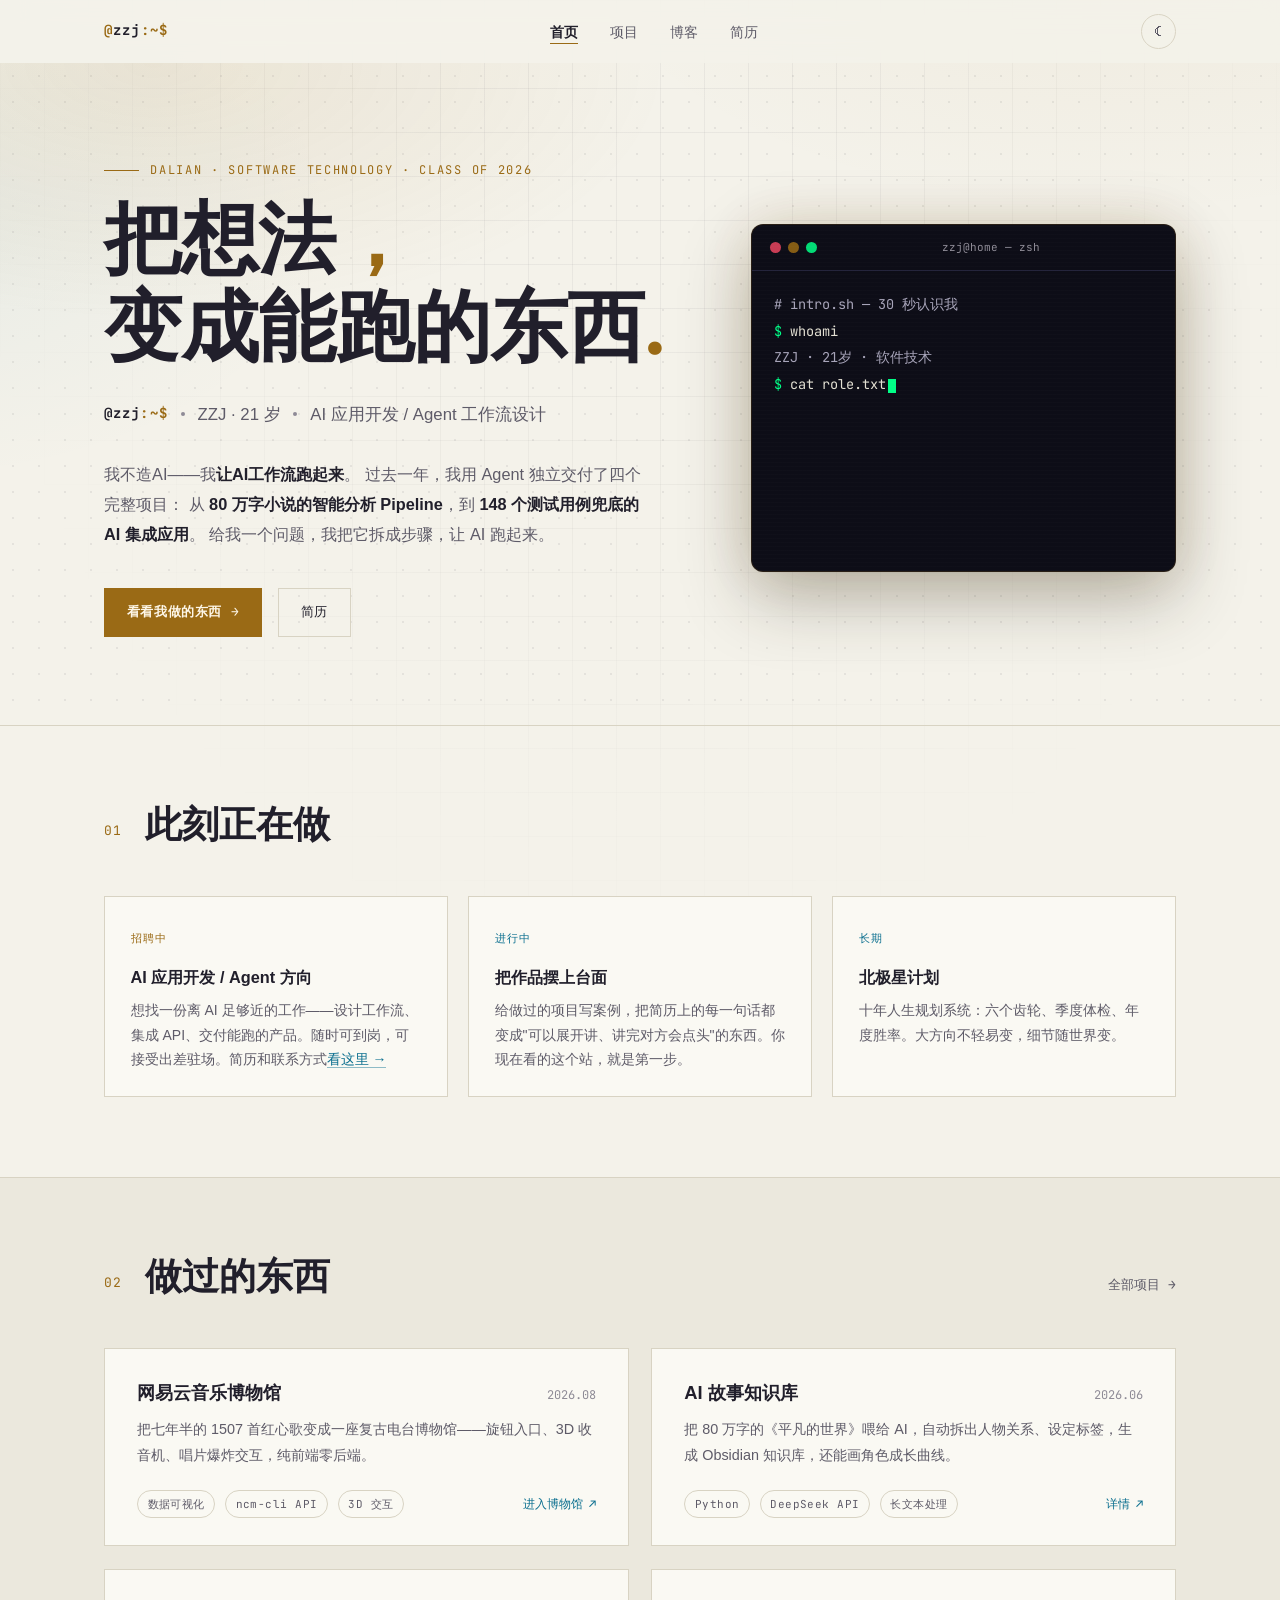
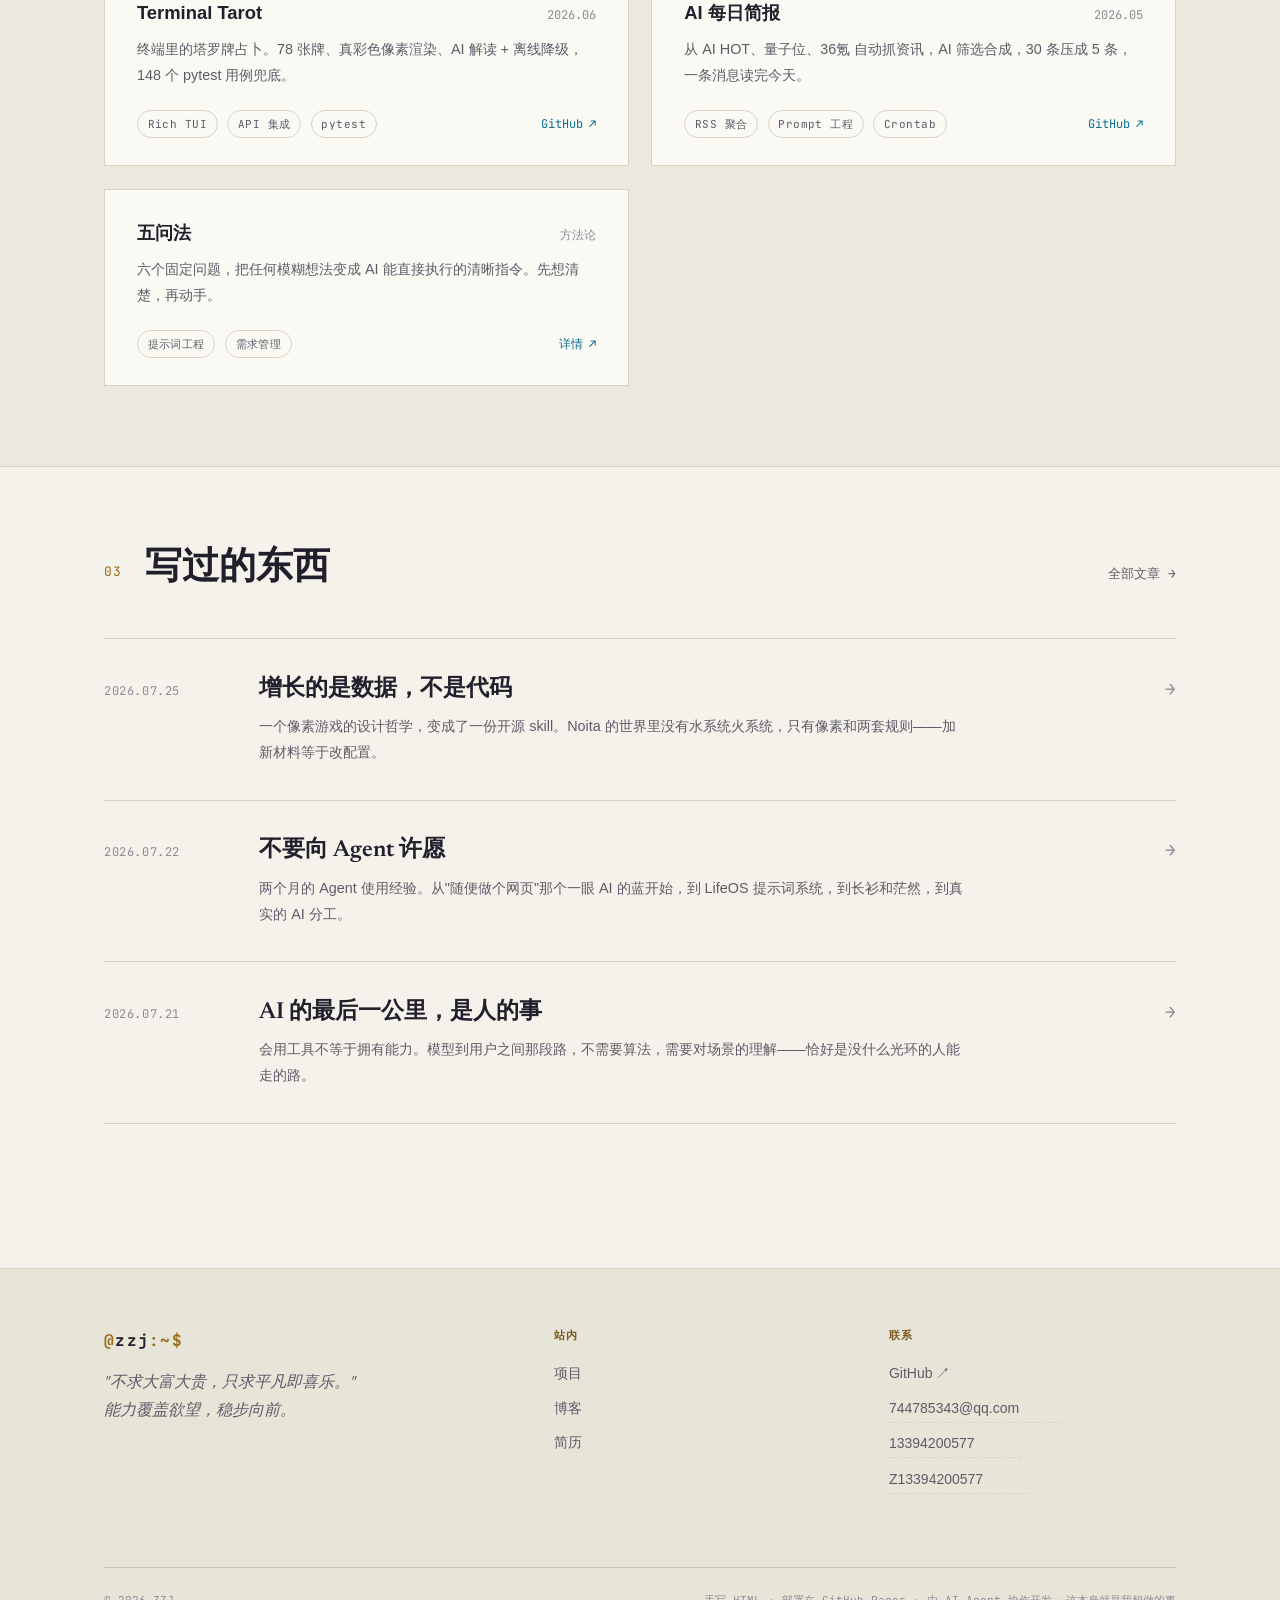
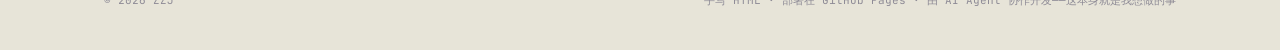
<file: index.html>
<!DOCTYPE html>
<html lang="zh-CN">
<head>
<meta charset="UTF-8">
<meta name="viewport" content="width=device-width, initial-scale=1.0">
<title>ZZJ — 把想法变成能跑的东西</title>
<meta name="description" content="ZZJ的个人站。21 岁，软件技术专业。用 AI 独立交付四个完整项目——从 80 万字小说的智能分析系统，到 148 个测试用例兜底的终端应用。">
<link rel="preconnect" href="https://fonts.googleapis.com">
<link rel="preconnect" href="https://fonts.gstatic.com" crossorigin>
<link href="https://fonts.googleapis.com/css2?family=Newsreader:ital,wght@0,500;0,600;1,400;1,500&family=JetBrains+Mono:wght@400;500;700&display=swap" rel="stylesheet">
<link rel="stylesheet" href="assets/style.css">
<script>
/* 主题启动：默认白天，记忆优先，?theme= 可强制预览（首屏渲染前执行，防闪烁） */
(function () {
  var t = null;
  try { t = localStorage.getItem("zzj-theme"); } catch (e) {}
  var q = new URLSearchParams(location.search).get("theme");
  document.documentElement.setAttribute("data-theme",
    (q === "light" || q === "dark") ? q : (t || "light"));
})();
</script>
</head>
<body data-page="index">
<div id="progress"></div>

<nav class="nav">
  <div class="nav-inner">
    <a href="index.html" class="brand"><span class="at">@</span>zzj<span class="at">:~$</span></a>
    <ul class="nav-links">
      <li><a href="index.html" data-page="index">首页</a></li>
      <li><a href="projects.html" data-page="projects">项目</a></li>
      <li><a href="blog.html" data-page="blog">博客</a></li>
      <li><a href="resume.html" data-page="resume">简历</a></li>
    </ul>
    <button class="theme-toggle" id="theme-toggle" aria-label="切换黑白主题" title="切换黑白主题">
      <span class="icon i-moon">&#9790;</span><span class="icon i-sun">&#9728;</span>
    </button>
  </div>
</nav>

<header class="hero">
  <div class="container">
    <div class="hero-grid">
      <div>
        <p class="hero-eyebrow">Dalian · Software Technology · Class of 2026</p>
        <h1>把想法<span class="accent-dot">，</span><br>变成能跑的东西<span class="accent-dot">.</span></h1>
        <p class="hero-role">
          <span class="brand">@zzj<span class="at">:~$</span></span>
          <span class="sep"></span>
          ZZJ · 21 岁
          <span class="sep"></span>
          AI 应用开发 / Agent 工作流设计
        </p>
        <p class="hero-bio">
          我不造AI——我<strong>让AI工作流跑起来</strong>。
                    过去一年，我用 Agent 独立交付了四个完整项目：
                    从 <strong>80 万字小说的智能分析 Pipeline</strong>，到
                    <strong>148 个测试用例兜底的 AI 集成应用</strong>。
                    给我一个问题，我把它拆成步骤，让 AI 跑起来。
        </p>
        <div class="hero-cta">
          <a class="btn" href="projects.html">看看我做的东西 →</a>
          <a class="btn btn-ghost" href="resume.html">简历</a>
        </div>
      </div>
      <div class="term reveal">
        <div class="term-bar">
          <span class="term-dot"></span><span class="term-dot"></span><span class="term-dot"></span>
          <span class="term-title">zzj@home — zsh</span>
        </div>
        <div class="term-body" id="term-body"></div>
      </div>
    </div>
  </div>
</header>

<section class="section">
  <div class="container">
    <div class="sec-head reveal">
      <span class="sec-num">01</span>
      <h2 class="sec-title">此刻正在做</h2>
    </div>
    <div class="now-strip">
      <div class="now-item reveal" style="--d:.05s">
        <span class="now-tag" style="color:var(--gold)">招聘中</span>
        <h3>AI 应用开发 / Agent 方向</h3>
        <p>想找一份离 AI 足够近的工作——设计工作流、集成 API、交付能跑的产品。随时可到岗，可接受出差驻场。简历和联系方式<a class="inline-link" href="resume.html">看这里 →</a></p>
      </div>
      <div class="now-item reveal" style="--d:.15s">
        <span class="now-tag">进行中</span>
        <h3>把作品摆上台面</h3>
        <p>给做过的项目写案例，把简历上的每一句话都变成"可以展开讲、讲完对方会点头"的东西。你现在看的这个站，就是第一步。</p>
      </div>
      <div class="now-item reveal" style="--d:.25s">
        <span class="now-tag">长期</span>
        <h3>北极星计划</h3>
        <p>十年人生规划系统：六个齿轮、季度体检、年度胜率。大方向不轻易变，细节随世界变。</p>
      </div>
    </div>
  </div>
</section>

<section class="section tinted">
  <div class="container">
    <div class="sec-head reveal">
      <span class="sec-num">02</span>
      <h2 class="sec-title">做过的东西</h2>
      <a class="sec-link" href="projects.html">全部项目 <span class="arr">→</span></a>
    </div>
    <div class="proj-grid">
      <div class="proj reveal" style="--d:.05s">
        <div class="proj-top"><h3><a href="music-museum.html">网易云音乐博物馆</a></h3><span class="proj-num">2026.08</span></div>
        <p class="proj-desc">把七年半的 1507 首红心歌变成一座复古电台博物馆——旋钮入口、3D 收音机、唱片爆炸交互，纯前端零后端。</p>
        <div class="proj-foot">
          <span class="tag">数据可视化</span><span class="tag">ncm-cli API</span><span class="tag">3D 交互</span>
          <a class="proj-link" href="music-museum.html">进入博物馆 <span class="arr">↗</span></a>
        </div>
      </div>
      <div class="proj reveal" style="--d:.05s">
        <div class="proj-top"><h3><a href="projects.html#story-wiki">AI 故事知识库</a></h3><span class="proj-num">2026.06</span></div>
        <p class="proj-desc">把 80 万字的《平凡的世界》喂给 AI，自动拆出人物关系、设定标签，生成 Obsidian 知识库，还能画角色成长曲线。</p>
        <div class="proj-foot">
          <span class="tag">Python</span><span class="tag">DeepSeek API</span><span class="tag">长文本处理</span>
          <a class="proj-link" href="projects.html#story-wiki">详情 <span class="arr">↗</span></a>
        </div>
      </div>
      <div class="proj reveal" style="--d:.12s">
        <div class="proj-top"><h3><a href="projects.html#tarot">Terminal Tarot</a></h3><span class="proj-num">2026.06</span></div>
        <p class="proj-desc">终端里的塔罗牌占卜。78 张牌、真彩色像素渲染、AI 解读 + 离线降级，148 个 pytest 用例兜底。</p>
        <div class="proj-foot">
          <span class="tag">Rich TUI</span><span class="tag">API 集成</span><span class="tag">pytest</span>
          <a class="proj-link" href="https://github.com/SaltedFish-ZZJ/terminal-tarot" target="_blank" rel="noopener">GitHub <span class="arr">↗</span></a>
        </div>
      </div>
      <div class="proj reveal" style="--d:.19s">
        <div class="proj-top"><h3><a href="projects.html#daily">AI 每日简报</a></h3><span class="proj-num">2026.05</span></div>
        <p class="proj-desc">从 AI HOT、量子位、36氪 自动抓资讯，AI 筛选合成，30 条压成 5 条，一条消息读完今天。</p>
        <div class="proj-foot">
          <span class="tag">RSS 聚合</span><span class="tag">Prompt 工程</span><span class="tag">Crontab</span>
          <a class="proj-link" href="https://github.com/SaltedFish-ZZJ/newspaper-daily" target="_blank" rel="noopener">GitHub <span class="arr">↗</span></a>
        </div>
      </div>
      <div class="proj reveal" style="--d:.26s">
        <div class="proj-top"><h3><a href="projects.html#five">五问法</a></h3><span class="proj-num">方法论</span></div>
        <p class="proj-desc">六个固定问题，把任何模糊想法变成 AI 能直接执行的清晰指令。先想清楚，再动手。</p>
        <div class="proj-foot">
          <span class="tag">提示词工程</span><span class="tag">需求管理</span>
          <a class="proj-link" href="projects.html#five">详情 <span class="arr">↗</span></a>
        </div>
      </div>
    </div>
  </div>
</section>

<section class="section">
  <div class="container">
    <div class="sec-head reveal">
      <span class="sec-num">03</span>
      <h2 class="sec-title">写过的东西</h2>
      <a class="sec-link" href="blog.html">全部文章 <span class="arr">→</span></a>
    </div>
    <ul class="post-list">
      <li class="reveal">
        <a href="blog/dna.html">
          <div class="post-row">
            <span class="post-date">2026.07.25</span>
            <div>
              <h3>增长的是数据，不是代码</h3>
              <p class="post-excerpt">一个像素游戏的设计哲学，变成了一份开源 skill。Noita 的世界里没有水系统火系统，只有像素和两套规则——加新材料等于改配置。</p>
            </div>
            <span class="post-arrow">→</span>
          </div>
        </a>
      </li>
      <li class="reveal" style="--d:.08s">
        <a href="blog/agent-no-wish.html">
          <div class="post-row">
            <span class="post-date">2026.07.22</span>
            <div>
              <h3>不要向 Agent 许愿</h3>
              <p class="post-excerpt">两个月的 Agent 使用经验。从"随便做个网页"那个一眼 AI 的蓝开始，到 LifeOS 提示词系统，到长衫和茫然，到真实的 AI 分工。</p>
            </div>
            <span class="post-arrow">→</span>
          </div>
        </a>
      </li>
      <li class="reveal" style="--d:.16s">
        <a href="blog/last-mile.html">
          <div class="post-row">
            <span class="post-date">2026.07.21</span>
            <div>
              <h3>AI 的最后一公里，是人的事</h3>
              <p class="post-excerpt">会用工具不等于拥有能力。模型到用户之间那段路，不需要算法，需要对场景的理解——恰好是没什么光环的人能走的路。</p>
            </div>
            <span class="post-arrow">→</span>
          </div>
        </a>
      </li>
    </ul>
  </div>
</section>

<footer class="footer">
  <div class="footer-inner">
    <div>
      <span class="brand"><span class="at">@</span>zzj<span class="at">:~$</span></span>
      <p class="footer-motto">"不求大富大贵，只求平凡即喜乐。"<br>能力覆盖欲望，稳步向前。</p>
    </div>
    <div>
      <h5>站内</h5>
      <ul>
        <li><a href="projects.html">项目</a></li>
        <li><a href="blog.html">博客</a></li>
        <li><a href="resume.html">简历</a></li>
      </ul>
    </div>
    <div>
      <h5>联系</h5>
      <ul>
        <li><a href="https://github.com/SaltedFish-ZZJ" target="_blank" rel="noopener">GitHub ↗</a></li>
        <li><button class="copy-btn" data-copy="744785343@qq.com" title="点击复制邮箱">744785343@qq.com</button></li>
        <li><button class="copy-btn" data-copy="13394200577" title="点击复制电话">13394200577</button></li>
                <li><button class="copy-btn" data-copy="Z13394200577" title="点击复制微信">Z13394200577</button></li>
              </ul>
    </div>
    <div class="footer-bottom" style="grid-column: 1 / -1;">
      <span>© <span id="year">2026</span> ZZJ</span>
      <span>手写 HTML · 部署在 GitHub Pages · 由 AI Agent 协作开发——这本身就是我想做的事</span>
    </div>
  </div>
</footer>

<button id="to-top" aria-label="返回顶部">↑</button>
<script src="assets/main.js"></script>
</body>
</html>
</file>
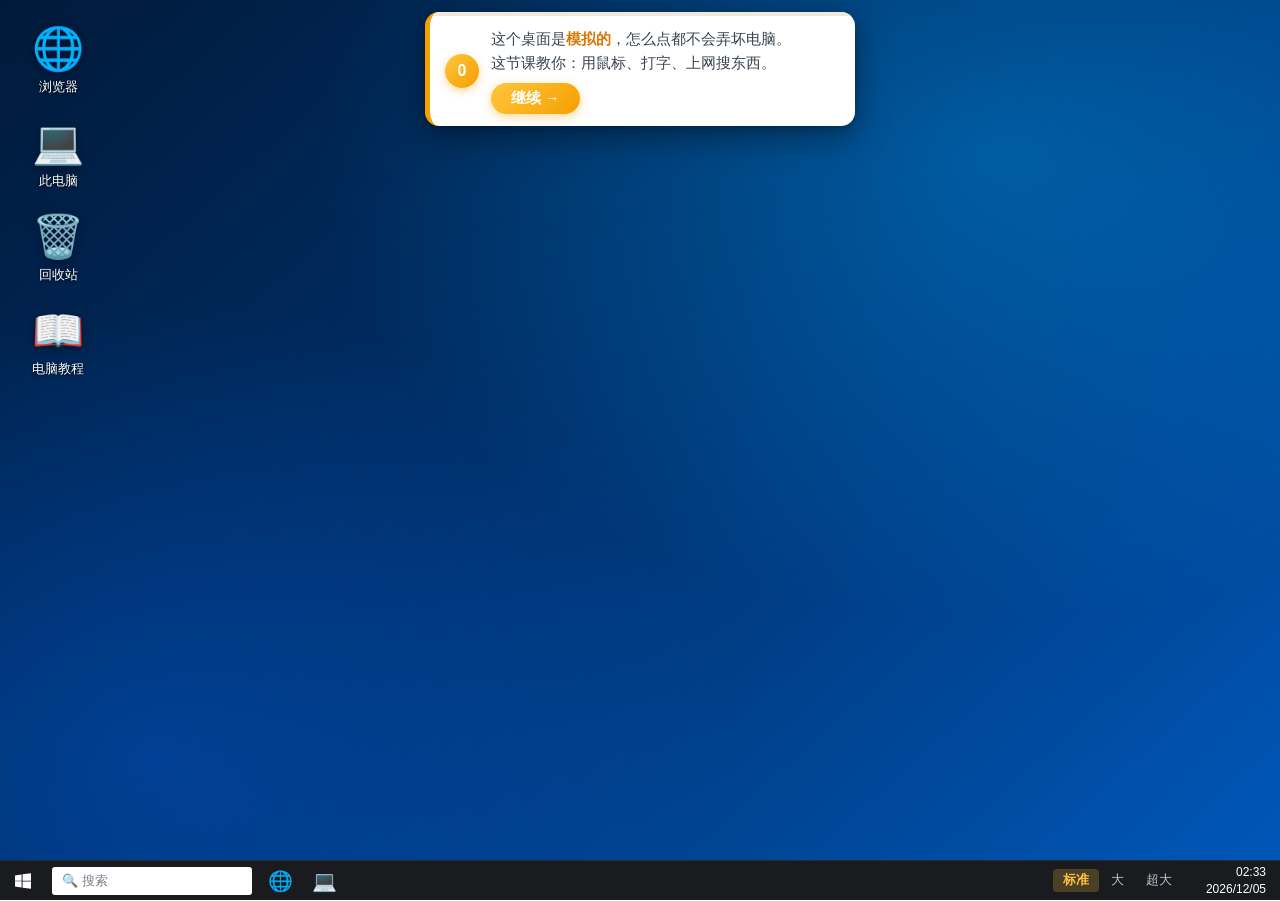
<file: pc-tutorial/index.html>
<!DOCTYPE html>
<html lang="zh-CN">
  <head>
    <meta charset="UTF-8" />
    <meta name="viewport" content="width=device-width, initial-scale=1.0" />
    <title>电脑第一课 · 模拟桌面教学</title>
    <script type="module" crossorigin src="./assets/index-C5RPFV2F.js"></script>
    <link rel="stylesheet" crossorigin href="./assets/index-mzEd7H9z.css">
  </head>
  <body>
    <div id="app"></div>
  </body>
</html>
</file>
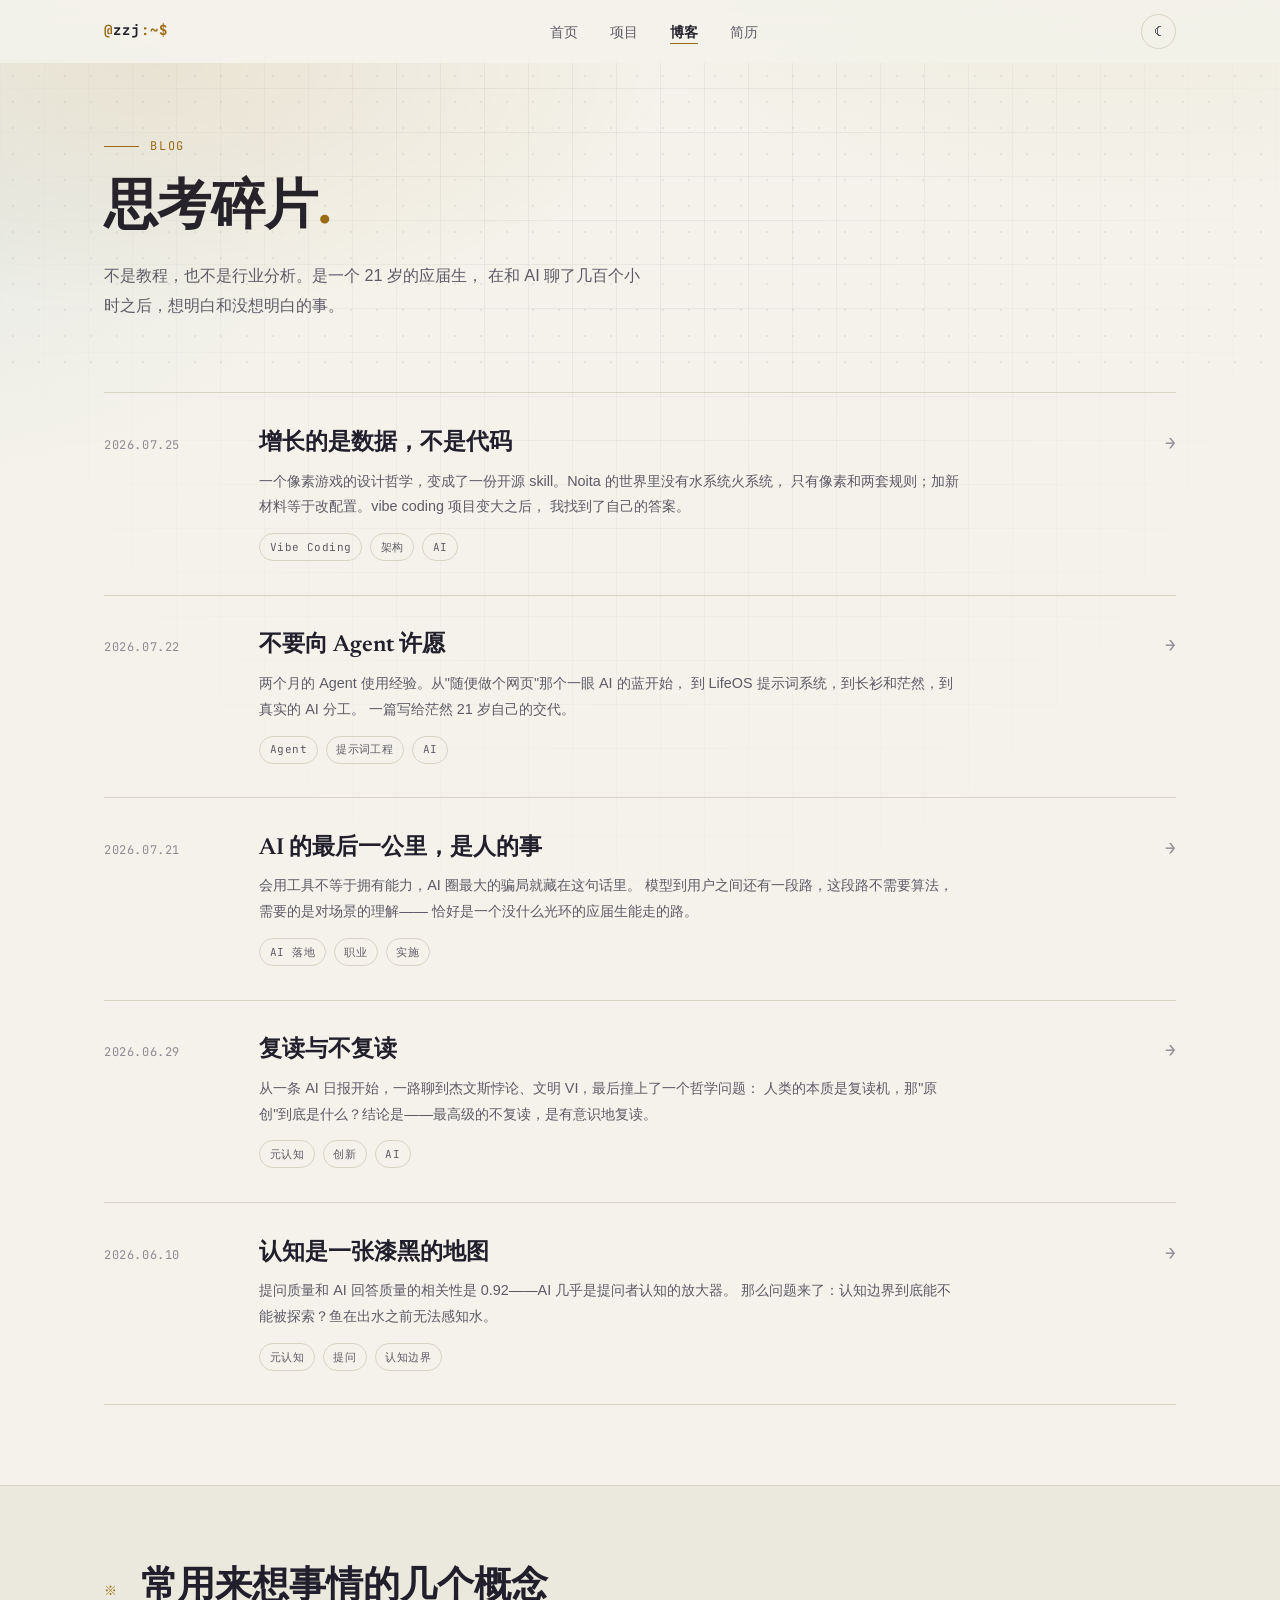
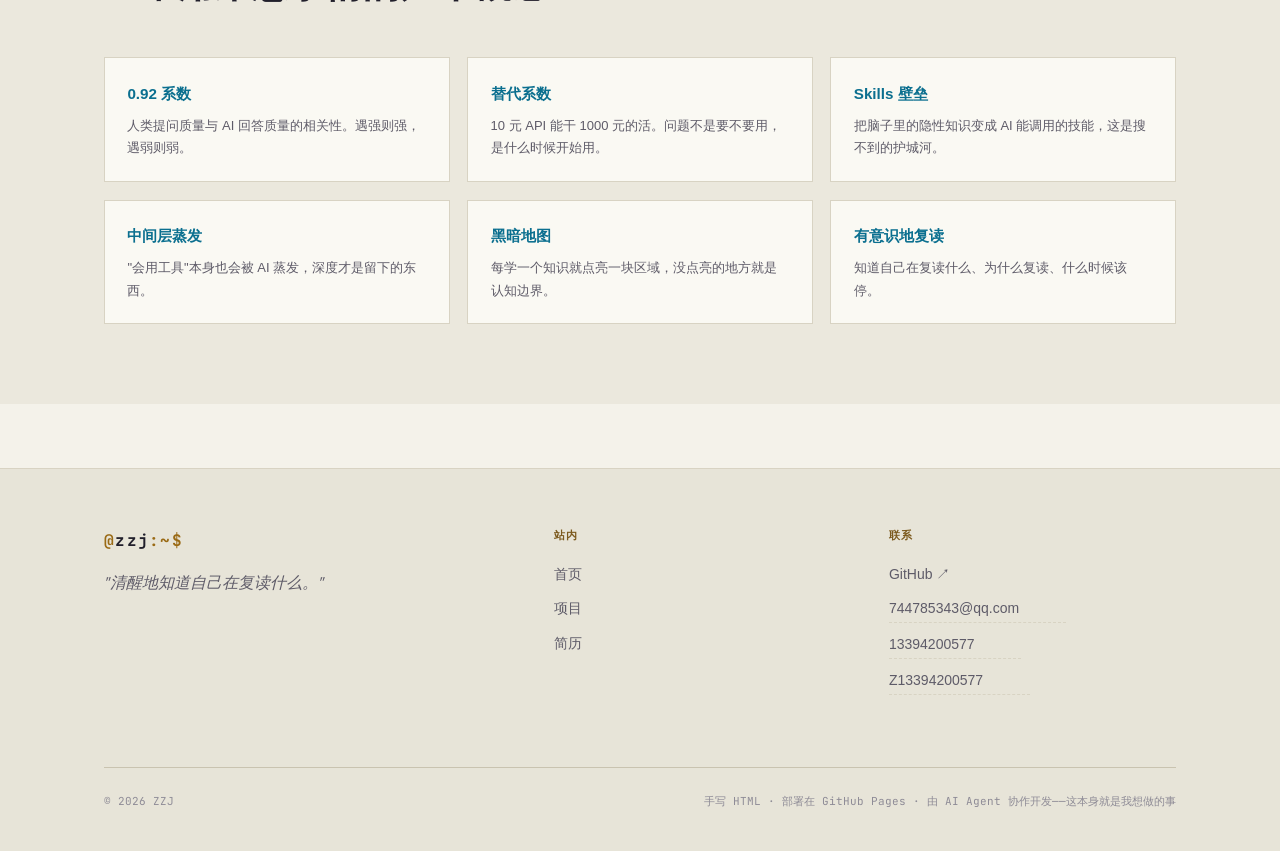
<file: blog.html>
<!DOCTYPE html>
<html lang="zh-CN">
<head>
<meta charset="UTF-8">
<meta name="viewport" content="width=device-width, initial-scale=1.0">
<title>博客 — ZZJ</title>
<meta name="description" content="ZZJ的思考碎片：关于 AI、认知边界、复读与创新，以及一个普通人怎么在 Agent 时代找到自己的位置。">
<link rel="preconnect" href="https://fonts.googleapis.com">
<link rel="preconnect" href="https://fonts.gstatic.com" crossorigin>
<link href="https://fonts.googleapis.com/css2?family=Newsreader:ital,wght@0,500;0,600;1,400;1,500&family=JetBrains+Mono:wght@400;500;700&display=swap" rel="stylesheet">
<link rel="stylesheet" href="assets/style.css">
<script>
/* 主题启动：默认白天，记忆优先，?theme= 可强制预览（首屏渲染前执行，防闪烁） */
(function () {
  var t = null;
  try { t = localStorage.getItem("zzj-theme"); } catch (e) {}
  var q = new URLSearchParams(location.search).get("theme");
  document.documentElement.setAttribute("data-theme",
    (q === "light" || q === "dark") ? q : (t || "light"));
})();
</script>
</head>
<body data-page="blog">
<div id="progress"></div>

<nav class="nav">
  <div class="nav-inner">
    <a href="index.html" class="brand"><span class="at">@</span>zzj<span class="at">:~$</span></a>
    <ul class="nav-links">
      <li><a href="index.html" data-page="index">首页</a></li>
      <li><a href="projects.html" data-page="projects">项目</a></li>
      <li><a href="blog.html" data-page="blog">博客</a></li>
      <li><a href="resume.html" data-page="resume">简历</a></li>
    </ul>
    <button class="theme-toggle" id="theme-toggle" aria-label="切换黑白主题" title="切换黑白主题">
      <span class="icon i-moon">&#9790;</span><span class="icon i-sun">&#9728;</span>
    </button>
  </div>
</nav>

<header class="hero page-head">
  <div class="container">
    <p class="hero-eyebrow">Blog</p>
    <h1>思考碎片<span class="accent-dot">.</span></h1>
    <p class="hero-bio">
      不是教程，也不是行业分析。是一个 21 岁的应届生，
      在和 AI 聊了几百个小时之后，想明白和没想明白的事。
    </p>
  </div>
</header>

<section class="section flush">
  <div class="container">
    <ul class="post-list">
      <li class="reveal">
        <a href="blog/dna.html">
          <div class="post-row">
            <span class="post-date">2026.07.25</span>
            <div>
              <h3>增长的是数据，不是代码</h3>
              <p class="post-excerpt">
                一个像素游戏的设计哲学，变成了一份开源 skill。Noita 的世界里没有水系统火系统，
                只有像素和两套规则；加新材料等于改配置。vibe coding 项目变大之后，
                我找到了自己的答案。
              </p>
              <div class="post-tags"><span class="tag">Vibe Coding</span><span class="tag">架构</span><span class="tag">AI</span></div>
            </div>
            <span class="post-arrow">→</span>
          </div>
        </a>
      </li>
      <li class="reveal" style="--d:.08s">
        <a href="blog/agent-no-wish.html">
          <div class="post-row">
            <span class="post-date">2026.07.22</span>
            <div>
              <h3>不要向 Agent 许愿</h3>
              <p class="post-excerpt">
                两个月的 Agent 使用经验。从"随便做个网页"那个一眼 AI 的蓝开始，
                到 LifeOS 提示词系统，到长衫和茫然，到真实的 AI 分工。
                一篇写给茫然 21 岁自己的交代。
              </p>
              <div class="post-tags"><span class="tag">Agent</span><span class="tag">提示词工程</span><span class="tag">AI</span></div>
            </div>
            <span class="post-arrow">→</span>
          </div>
        </a>
      </li>
      <li class="reveal" style="--d:.08s">
        <a href="blog/last-mile.html">
          <div class="post-row">
            <span class="post-date">2026.07.21</span>
            <div>
              <h3>AI 的最后一公里，是人的事</h3>
              <p class="post-excerpt">
                会用工具不等于拥有能力，AI 圈最大的骗局就藏在这句话里。
                模型到用户之间还有一段路，这段路不需要算法，需要的是对场景的理解——
                恰好是一个没什么光环的应届生能走的路。
              </p>
              <div class="post-tags"><span class="tag">AI 落地</span><span class="tag">职业</span><span class="tag">实施</span></div>
            </div>
            <span class="post-arrow">→</span>
          </div>
        </a>
      </li>
      <li class="reveal" style="--d:.16s">
        <a href="blog/fudu.html">
          <div class="post-row">
            <span class="post-date">2026.06.29</span>
            <div>
              <h3>复读与不复读</h3>
              <p class="post-excerpt">
                从一条 AI 日报开始，一路聊到杰文斯悖论、文明 VI，最后撞上了一个哲学问题：
                人类的本质是复读机，那"原创"到底是什么？结论是——最高级的不复读，是有意识地复读。
              </p>
              <div class="post-tags"><span class="tag">元认知</span><span class="tag">创新</span><span class="tag">AI</span></div>
            </div>
            <span class="post-arrow">→</span>
          </div>
        </a>
      </li>
      <li class="reveal" style="--d:.24s">
        <a href="blog/map.html">
          <div class="post-row">
            <span class="post-date">2026.06.10</span>
            <div>
              <h3>认知是一张漆黑的地图</h3>
              <p class="post-excerpt">
                提问质量和 AI 回答质量的相关性是 0.92——AI 几乎是提问者认知的放大器。
                那么问题来了：认知边界到底能不能被探索？鱼在出水之前无法感知水。
              </p>
              <div class="post-tags"><span class="tag">元认知</span><span class="tag">提问</span><span class="tag">认知边界</span></div>
            </div>
            <span class="post-arrow">→</span>
          </div>
        </a>
      </li>
    </ul>
  </div>
</section>

<section class="section tinted">
  <div class="container">
    <div class="sec-head reveal">
      <span class="sec-num">※</span>
      <h2 class="sec-title">常用来想事情的几个概念</h2>
    </div>
    <div class="concept-grid">
      <div class="concept reveal" style="--d:.02s"><h4>0.92 系数</h4><p>人类提问质量与 AI 回答质量的相关性。遇强则强，遇弱则弱。</p></div>
      <div class="concept reveal" style="--d:.06s"><h4>替代系数</h4><p>10 元 API 能干 1000 元的活。问题不是要不要用，是什么时候开始用。</p></div>
      <div class="concept reveal" style="--d:.1s"><h4>Skills 壁垒</h4><p>把脑子里的隐性知识变成 AI 能调用的技能，这是搜不到的护城河。</p></div>
      <div class="concept reveal" style="--d:.14s"><h4>中间层蒸发</h4><p>"会用工具"本身也会被 AI 蒸发，深度才是留下的东西。</p></div>
      <div class="concept reveal" style="--d:.18s"><h4>黑暗地图</h4><p>每学一个知识就点亮一块区域，没点亮的地方就是认知边界。</p></div>
      <div class="concept reveal" style="--d:.22s"><h4>有意识地复读</h4><p>知道自己在复读什么、为什么复读、什么时候该停。</p></div>
    </div>
  </div>
</section>

<footer class="footer">
  <div class="footer-inner">
    <div>
      <span class="brand"><span class="at">@</span>zzj<span class="at">:~$</span></span>
      <p class="footer-motto">"清醒地知道自己在复读什么。"</p>
    </div>
    <div>
      <h5>站内</h5>
      <ul>
        <li><a href="index.html">首页</a></li>
        <li><a href="projects.html">项目</a></li>
        <li><a href="resume.html">简历</a></li>
      </ul>
    </div>
    <div>
      <h5>联系</h5>
      <ul>
        <li><a href="https://github.com/SaltedFish-ZZJ" target="_blank" rel="noopener">GitHub ↗</a></li>
        <li><button class="copy-btn" data-copy="744785343@qq.com" title="点击复制邮箱">744785343@qq.com</button></li>
        <li><button class="copy-btn" data-copy="13394200577" title="点击复制电话">13394200577</button></li>
                <li><button class="copy-btn" data-copy="Z13394200577" title="点击复制微信">Z13394200577</button></li>
              </ul>
    </div>
    <div class="footer-bottom" style="grid-column: 1 / -1;">
      <span>© <span id="year">2026</span> ZZJ</span>
      <span>手写 HTML · 部署在 GitHub Pages · 由 AI Agent 协作开发——这本身就是我想做的事</span>
    </div>
  </div>
</footer>

<button id="to-top" aria-label="返回顶部">↑</button>
<script src="assets/main.js"></script>
</body>
</html>
</file>
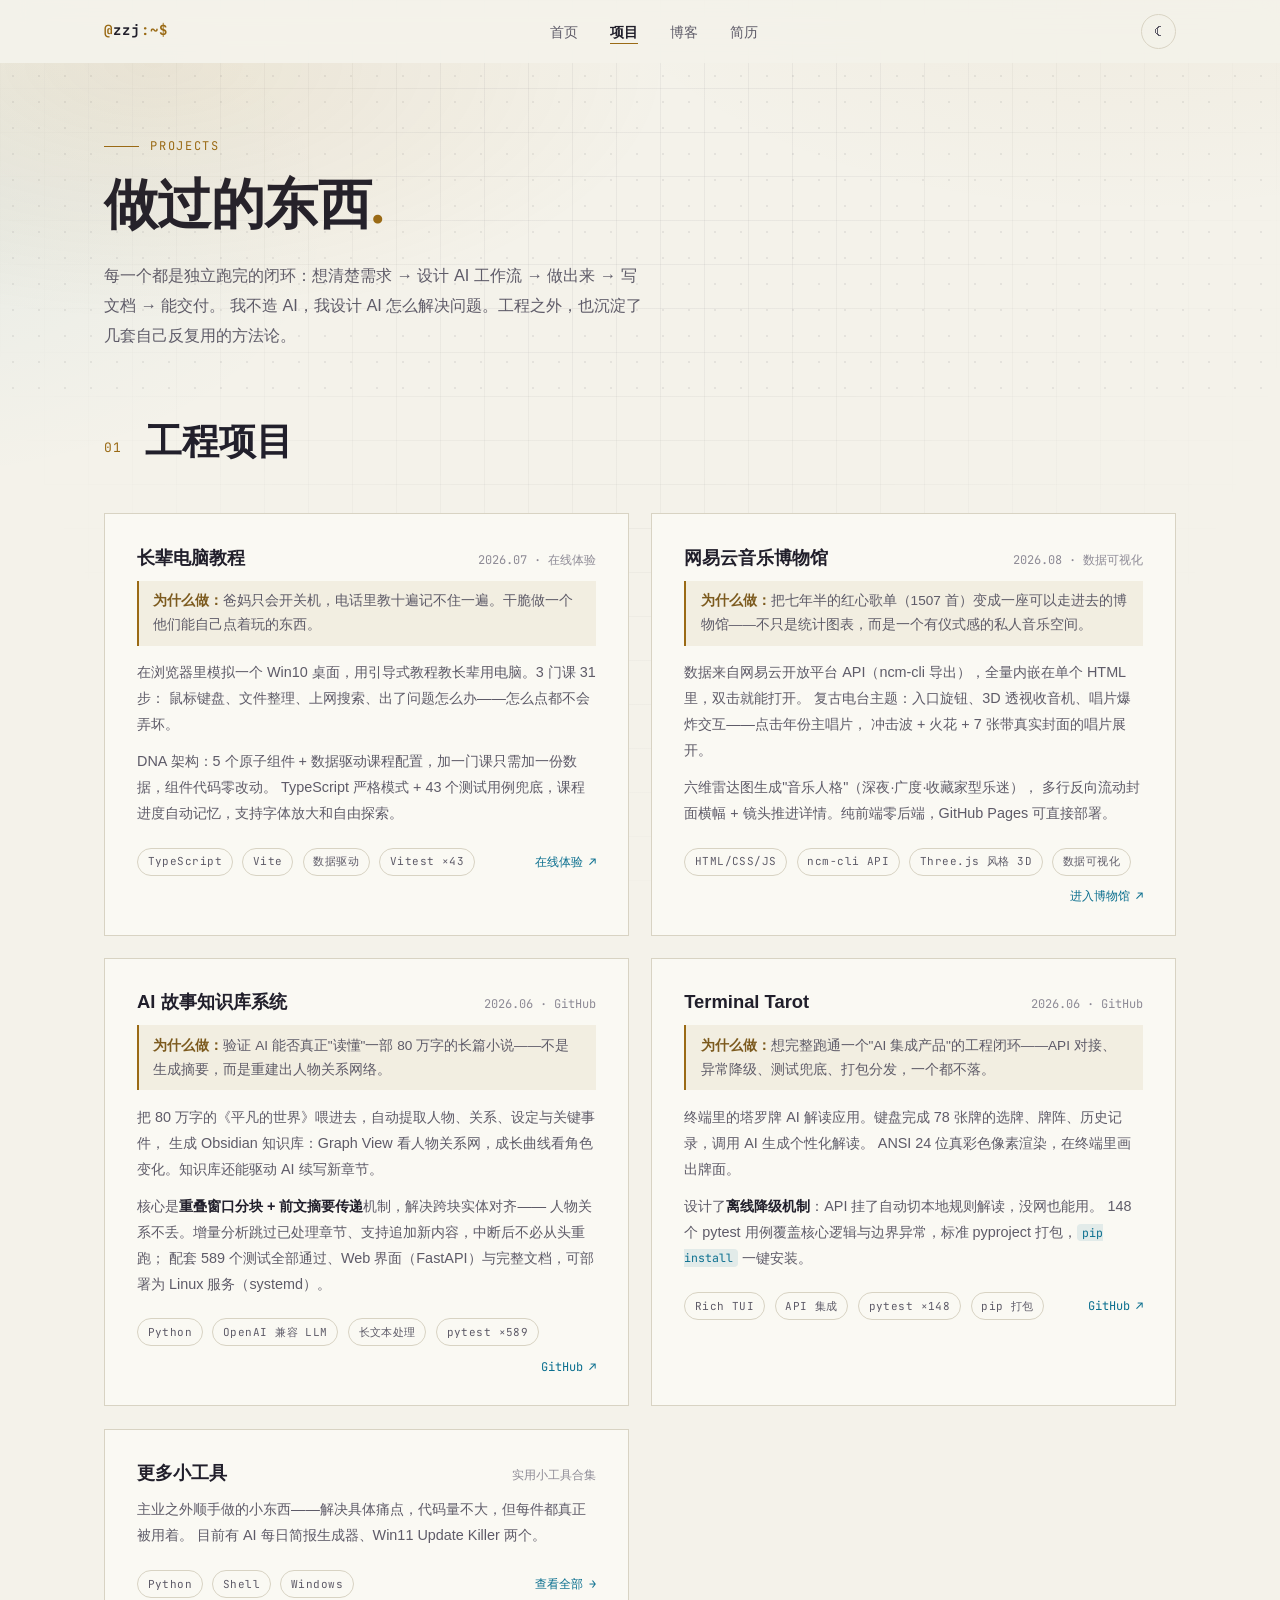
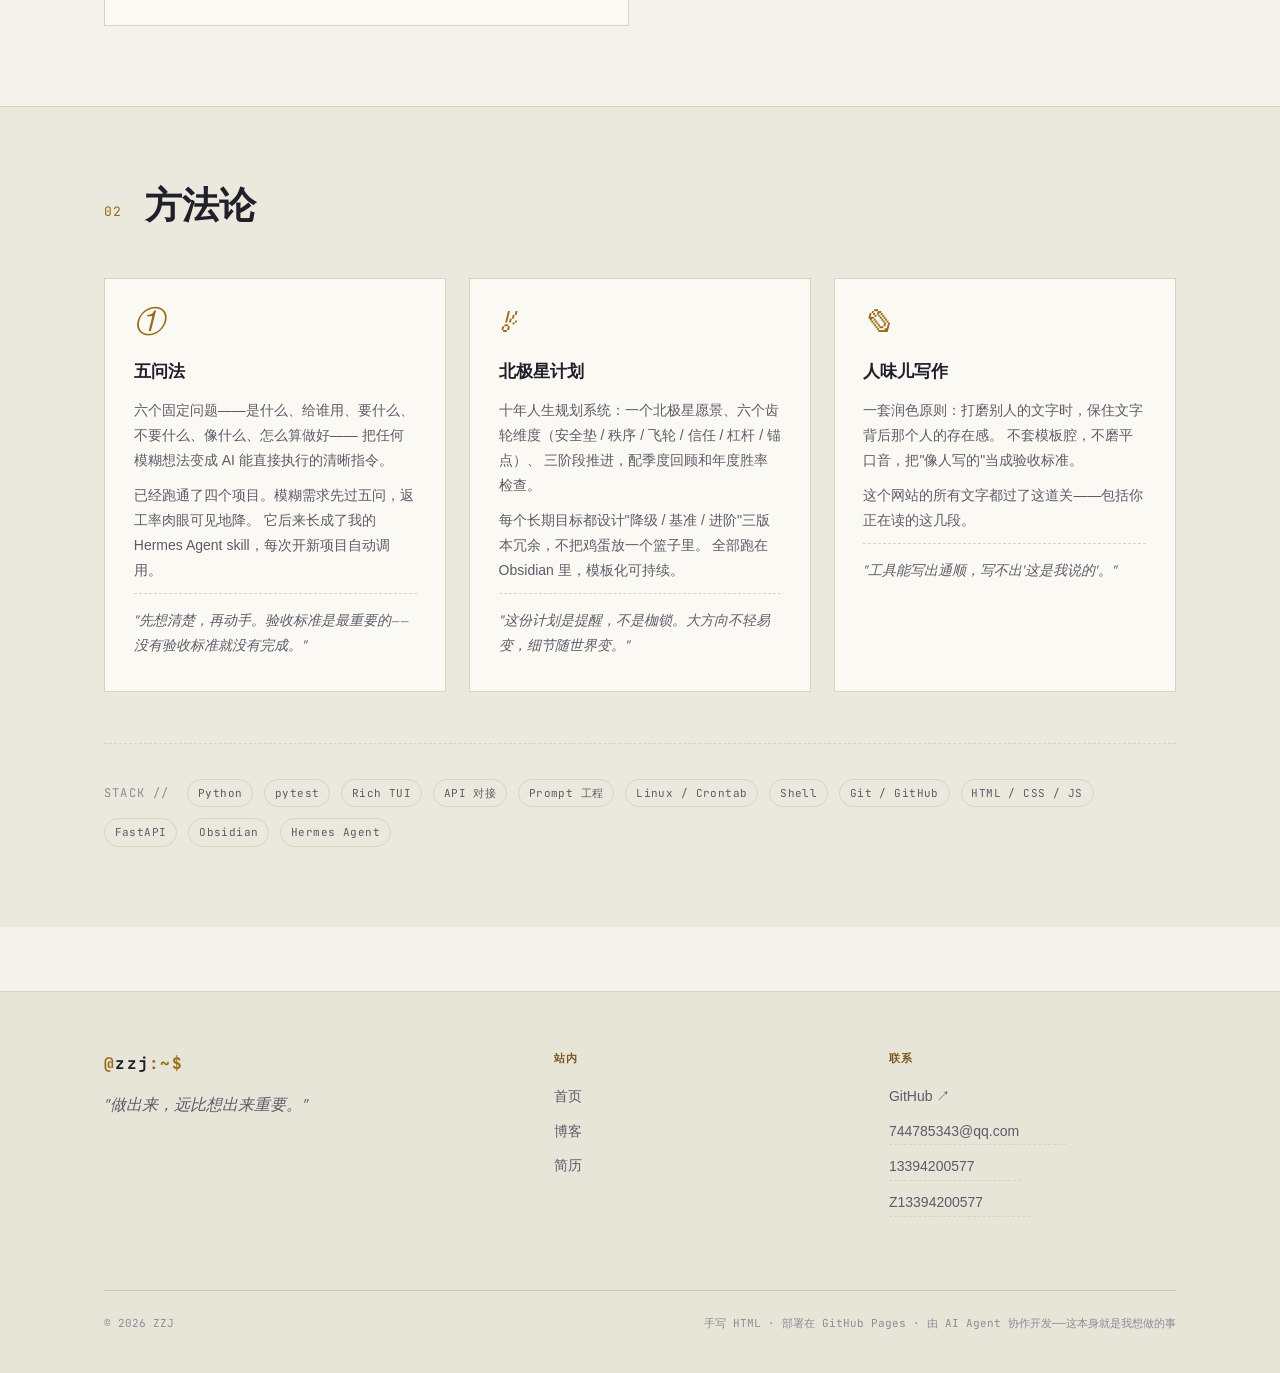
<file: projects.html>
<!DOCTYPE html>
<html lang="zh-CN">
<head>
<meta charset="UTF-8">
<meta name="viewport" content="width=device-width, initial-scale=1.0">
<title>项目 — ZZJ</title>
<meta name="description" content="ZZJ的项目：长辈电脑教程、网易云音乐博物馆、AI 故事知识库、Terminal Tarot，以及五问法、北极星计划等方法论。">
<link rel="preconnect" href="https://fonts.googleapis.com">
<link rel="preconnect" href="https://fonts.gstatic.com" crossorigin>
<link href="https://fonts.googleapis.com/css2?family=Newsreader:ital,wght@0,500;0,600;1,400;1,500&family=JetBrains+Mono:wght@400;500;700&display=swap" rel="stylesheet">
<link rel="stylesheet" href="assets/style.css">
<script>
/* 主题启动：默认白天，记忆优先，?theme= 可强制预览（首屏渲染前执行，防闪烁） */
(function () {
  var t = null;
  try { t = localStorage.getItem("zzj-theme"); } catch (e) {}
  var q = new URLSearchParams(location.search).get("theme");
  document.documentElement.setAttribute("data-theme",
    (q === "light" || q === "dark") ? q : (t || "light"));
})();
</script>
</head>
<body data-page="projects">
<div id="progress"></div>

<nav class="nav">
  <div class="nav-inner">
    <a href="index.html" class="brand"><span class="at">@</span>zzj<span class="at">:~$</span></a>
    <ul class="nav-links">
      <li><a href="index.html" data-page="index">首页</a></li>
      <li><a href="projects.html" data-page="projects">项目</a></li>
      <li><a href="blog.html" data-page="blog">博客</a></li>
      <li><a href="resume.html" data-page="resume">简历</a></li>
    </ul>
    <button class="theme-toggle" id="theme-toggle" aria-label="切换黑白主题" title="切换黑白主题">
      <span class="icon i-moon">&#9790;</span><span class="icon i-sun">&#9728;</span>
    </button>
  </div>
</nav>

<header class="hero page-head">
  <div class="container">
    <p class="hero-eyebrow">Projects</p>
    <h1>做过的东西<span class="accent-dot">.</span></h1>
    <p class="hero-bio">
      每一个都是独立跑完的闭环：想清楚需求 → 设计 AI 工作流 → 做出来 → 写文档 → 能交付。
      我不造 AI，我设计 AI 怎么解决问题。工程之外，也沉淀了几套自己反复用的方法论。
    </p>
  </div>
</header>

<section class="section flush">
  <div class="container">
    <div class="sec-head reveal">
      <span class="sec-num">01</span>
      <h2 class="sec-title">工程项目</h2>
    </div>
    <div class="proj-grid">

      <div class="proj reveal" id="pc-tutorial" style="--d:.05s">
        <div class="proj-top"><h3><a href="pc-tutorial/" target="_blank" rel="noopener">长辈电脑教程</a></h3><span class="proj-num">2026.07 · 在线体验</span></div>
        <p class="proj-why"><b>为什么做：</b>爸妈只会开关机，电话里教十遍记不住一遍。干脆做一个他们能自己点着玩的东西。</p>
        <p class="proj-desc">
          在浏览器里模拟一个 Win10 桌面，用引导式教程教长辈用电脑。3 门课 31 步：
          鼠标键盘、文件整理、上网搜索、出了问题怎么办——怎么点都不会弄坏。
        </p>
        <p class="proj-desc">
          DNA 架构：5 个原子组件 + 数据驱动课程配置，加一门课只需加一份数据，组件代码零改动。
          TypeScript 严格模式 + 43 个测试用例兜底，课程进度自动记忆，支持字体放大和自由探索。
        </p>
        <div class="proj-foot">
          <span class="tag">TypeScript</span><span class="tag">Vite</span><span class="tag">数据驱动</span><span class="tag">Vitest ×43</span>
          <a class="proj-link" href="pc-tutorial/" target="_blank" rel="noopener">在线体验 <span class="arr">↗</span></a>
        </div>
      </div>

      <div class="proj reveal" id="music-museum" style="--d:.15s">
        <div class="proj-top"><h3><a href="music-museum.html" target="_blank" rel="noopener">网易云音乐博物馆</a></h3><span class="proj-num">2026.08 · 数据可视化</span></div>
        <p class="proj-why"><b>为什么做：</b>把七年半的红心歌单（1507 首）变成一座可以走进去的博物馆——不只是统计图表，而是一个有仪式感的私人音乐空间。</p>
        <p class="proj-desc">
          数据来自网易云开放平台 API（ncm-cli 导出），全量内嵌在单个 HTML 里，双击就能打开。
          复古电台主题：入口旋钮、3D 透视收音机、唱片爆炸交互——点击年份主唱片，
          冲击波 + 火花 + 7 张带真实封面的唱片展开。
        </p>
        <p class="proj-desc">
          六维雷达图生成"音乐人格"（深夜·广度·收藏家型乐迷），
          多行反向流动封面横幅 + 镜头推进详情。纯前端零后端，GitHub Pages 可直接部署。
        </p>
        <div class="proj-foot">
          <span class="tag">HTML/CSS/JS</span><span class="tag">ncm-cli API</span><span class="tag">Three.js 风格 3D</span><span class="tag">数据可视化</span>
          <a class="proj-link" href="music-museum.html" target="_blank" rel="noopener">进入博物馆 <span class="arr">↗</span></a>
        </div>
      </div>

      <div class="proj reveal" id="story-wiki" style="--d:.12s">
        <div class="proj-top"><h3><a href="https://github.com/SaltedFish-ZZJ/story-wiki" target="_blank" rel="noopener">AI 故事知识库系统</a></h3><span class="proj-num">2026.06 · GitHub</span></div>
        <p class="proj-why"><b>为什么做：</b>验证 AI 能否真正"读懂"一部 80 万字的长篇小说——不是生成摘要，而是重建出人物关系网络。</p>
        <p class="proj-desc">
          把 80 万字的《平凡的世界》喂进去，自动提取人物、关系、设定与关键事件，
          生成 Obsidian 知识库：Graph View 看人物关系网，成长曲线看角色变化。知识库还能驱动 AI 续写新章节。
        </p>
        <p class="proj-desc">
          核心是<strong>重叠窗口分块 + 前文摘要传递</strong>机制，解决跨块实体对齐——
          人物关系不丢。增量分析跳过已处理章节、支持追加新内容，中断后不必从头重跑；
          配套 589 个测试全部通过、Web 界面（FastAPI）与完整文档，可部署为 Linux 服务（systemd）。
        </p>
        <div class="proj-foot">
          <span class="tag">Python</span><span class="tag">OpenAI 兼容 LLM</span><span class="tag">长文本处理</span><span class="tag">pytest ×589</span>
          <a class="proj-link" href="https://github.com/SaltedFish-ZZJ/story-wiki" target="_blank" rel="noopener">GitHub <span class="arr">↗</span></a>
        </div>
      </div>

      <div class="proj reveal" id="tarot" style="--d:.05s">
        <div class="proj-top"><h3><a href="https://github.com/SaltedFish-ZZJ/terminal-tarot" target="_blank" rel="noopener">Terminal Tarot</a></h3><span class="proj-num">2026.06 · GitHub</span></div>
        <p class="proj-why"><b>为什么做：</b>想完整跑通一个"AI 集成产品"的工程闭环——API 对接、异常降级、测试兜底、打包分发，一个都不落。</p>
        <p class="proj-desc">
          终端里的塔罗牌 AI 解读应用。键盘完成 78 张牌的选牌、牌阵、历史记录，调用 AI 生成个性化解读。
          ANSI 24 位真彩色像素渲染，在终端里画出牌面。
        </p>
        <p class="proj-desc">
          设计了<strong>离线降级机制</strong>：API 挂了自动切本地规则解读，没网也能用。
          148 个 pytest 用例覆盖核心逻辑与边界异常，标准 pyproject 打包，<code>pip install</code> 一键安装。
        </p>
        <div class="proj-foot">
          <span class="tag">Rich TUI</span><span class="tag">API 集成</span><span class="tag">pytest ×148</span><span class="tag">pip 打包</span>
          <a class="proj-link" href="https://github.com/SaltedFish-ZZJ/terminal-tarot" target="_blank" rel="noopener">GitHub <span class="arr">↗</span></a>
        </div>
      </div>

      <div class="proj reveal" id="more" style="--d:.05s">
        <div class="proj-top"><h3><a href="tools.html">更多小工具</a></h3><span class="proj-num">实用小工具合集</span></div>
        <p class="proj-desc">
          主业之外顺手做的小东西——解决具体痛点，代码量不大，但每件都真正被用着。
          目前有 AI 每日简报生成器、Win11 Update Killer 两个。
        </p>
        <div class="proj-foot">
          <span class="tag">Python</span><span class="tag">Shell</span><span class="tag">Windows</span>
          <a class="proj-link" href="tools.html">查看全部 <span class="arr">→</span></a>
        </div>
      </div>

          </div>
  </div>
</section>

<section class="section tinted">
  <div class="container">
    <div class="sec-head reveal">
      <span class="sec-num">02</span>
      <h2 class="sec-title">方法论</h2>
    </div>
    <div class="method-grid">

      <div class="method reveal" id="five" style="--d:.05s">
        <span class="glyph">①</span>
        <h3>五问法</h3>
        <p>
          六个固定问题——是什么、给谁用、要什么、不要什么、像什么、怎么算做好——
          把任何模糊想法变成 AI 能直接执行的清晰指令。
        </p>
        <p style="margin-top: .6rem;">
          已经跑通了四个项目。模糊需求先过五问，返工率肉眼可见地降。
          它后来长成了我的 Hermes Agent skill，每次开新项目自动调用。
        </p>
        <p class="method-quote">"先想清楚，再动手。验收标准是最重要的——没有验收标准就没有完成。"</p>
      </div>

      <div class="method reveal" id="north-star" style="--d:.15s">
        <span class="glyph">☄</span>
        <h3>北极星计划</h3>
        <p>
          十年人生规划系统：一个北极星愿景、六个齿轮维度（安全垫 / 秩序 / 飞轮 / 信任 / 杠杆 / 锚点）、
          三阶段推进，配季度回顾和年度胜率检查。
        </p>
        <p style="margin-top: .6rem;">
          每个长期目标都设计"降级 / 基准 / 进阶"三版本冗余，不把鸡蛋放一个篮子里。
          全部跑在 Obsidian 里，模板化可持续。
        </p>
        <p class="method-quote">"这份计划是提醒，不是枷锁。大方向不轻易变，细节随世界变。"</p>
      </div>

      <div class="method reveal" id="renwei" style="--d:.25s">
        <span class="glyph">✎</span>
        <h3>人味儿写作</h3>
        <p>
          一套润色原则：打磨别人的文字时，保住文字背后那个人的存在感。
          不套模板腔，不磨平口音，把"像人写的"当成验收标准。
        </p>
        <p style="margin-top: .6rem;">
          这个网站的所有文字都过了这道关——包括你正在读的这几段。
        </p>
        <p class="method-quote">"工具能写出通顺，写不出'这是我说的'。"</p>
      </div>

    </div>

    <div class="stack reveal">
      <span class="stack-label">STACK //</span>
      <span class="tag">Python</span>
      <span class="tag">pytest</span>
      <span class="tag">Rich TUI</span>
      <span class="tag">API 对接</span>
      <span class="tag">Prompt 工程</span>
      <span class="tag">Linux / Crontab</span>
      <span class="tag">Shell</span>
      <span class="tag">Git / GitHub</span>
      <span class="tag">HTML / CSS / JS</span>
      <span class="tag">FastAPI</span>
      <span class="tag">Obsidian</span>
      <span class="tag">Hermes Agent</span>
    </div>
  </div>
</section>

<footer class="footer">
  <div class="footer-inner">
    <div>
      <span class="brand"><span class="at">@</span>zzj<span class="at">:~$</span></span>
      <p class="footer-motto">"做出来，远比想出来重要。"</p>
    </div>
    <div>
      <h5>站内</h5>
      <ul>
        <li><a href="index.html">首页</a></li>
        <li><a href="blog.html">博客</a></li>
        <li><a href="resume.html">简历</a></li>
      </ul>
    </div>
    <div>
      <h5>联系</h5>
      <ul>
        <li><a href="https://github.com/SaltedFish-ZZJ" target="_blank" rel="noopener">GitHub ↗</a></li>
        <li><button class="copy-btn" data-copy="744785343@qq.com" title="点击复制邮箱">744785343@qq.com</button></li>
        <li><button class="copy-btn" data-copy="13394200577" title="点击复制电话">13394200577</button></li>
                <li><button class="copy-btn" data-copy="Z13394200577" title="点击复制微信">Z13394200577</button></li>
              </ul>
    </div>
    <div class="footer-bottom" style="grid-column: 1 / -1;">
      <span>© <span id="year">2026</span> ZZJ</span>
      <span>手写 HTML · 部署在 GitHub Pages · 由 AI Agent 协作开发——这本身就是我想做的事</span>
    </div>
  </div>
</footer>

<button id="to-top" aria-label="返回顶部">↑</button>
<script src="assets/main.js"></script>
</body>
</html>
</file>
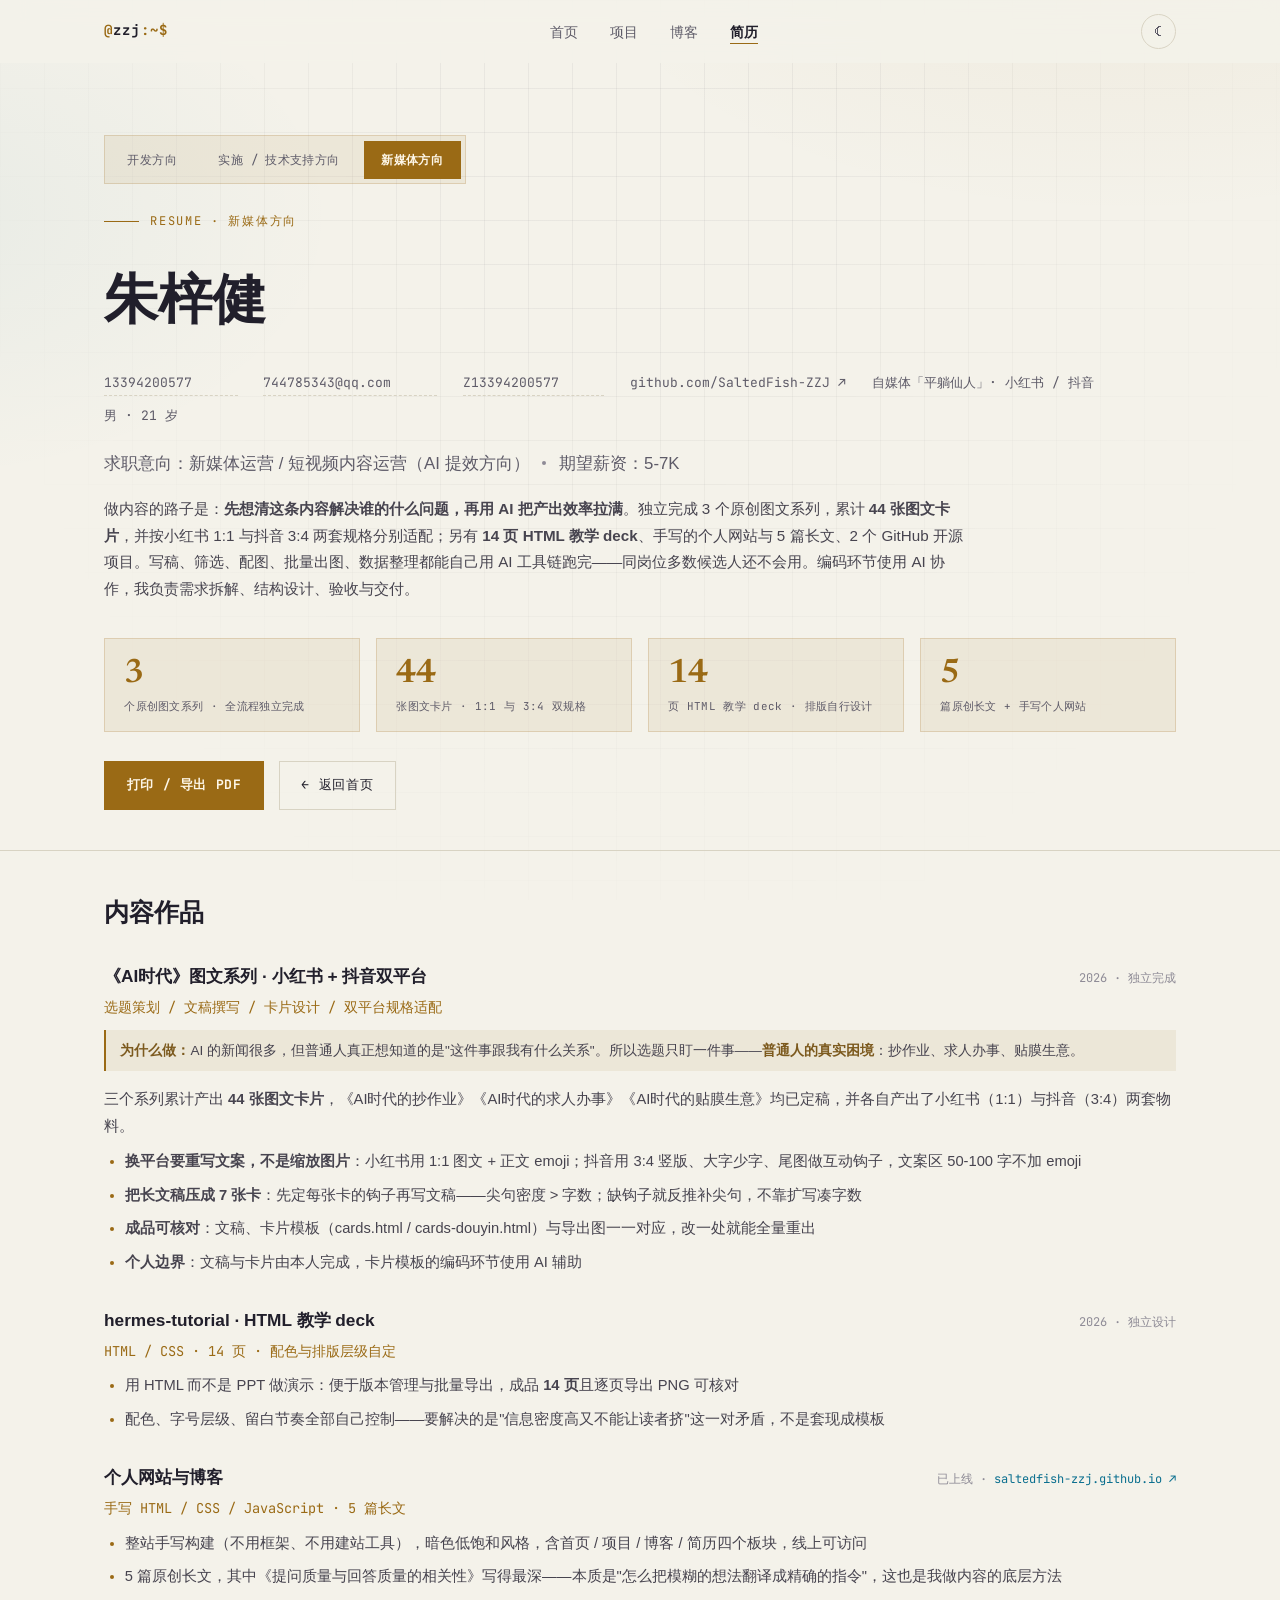
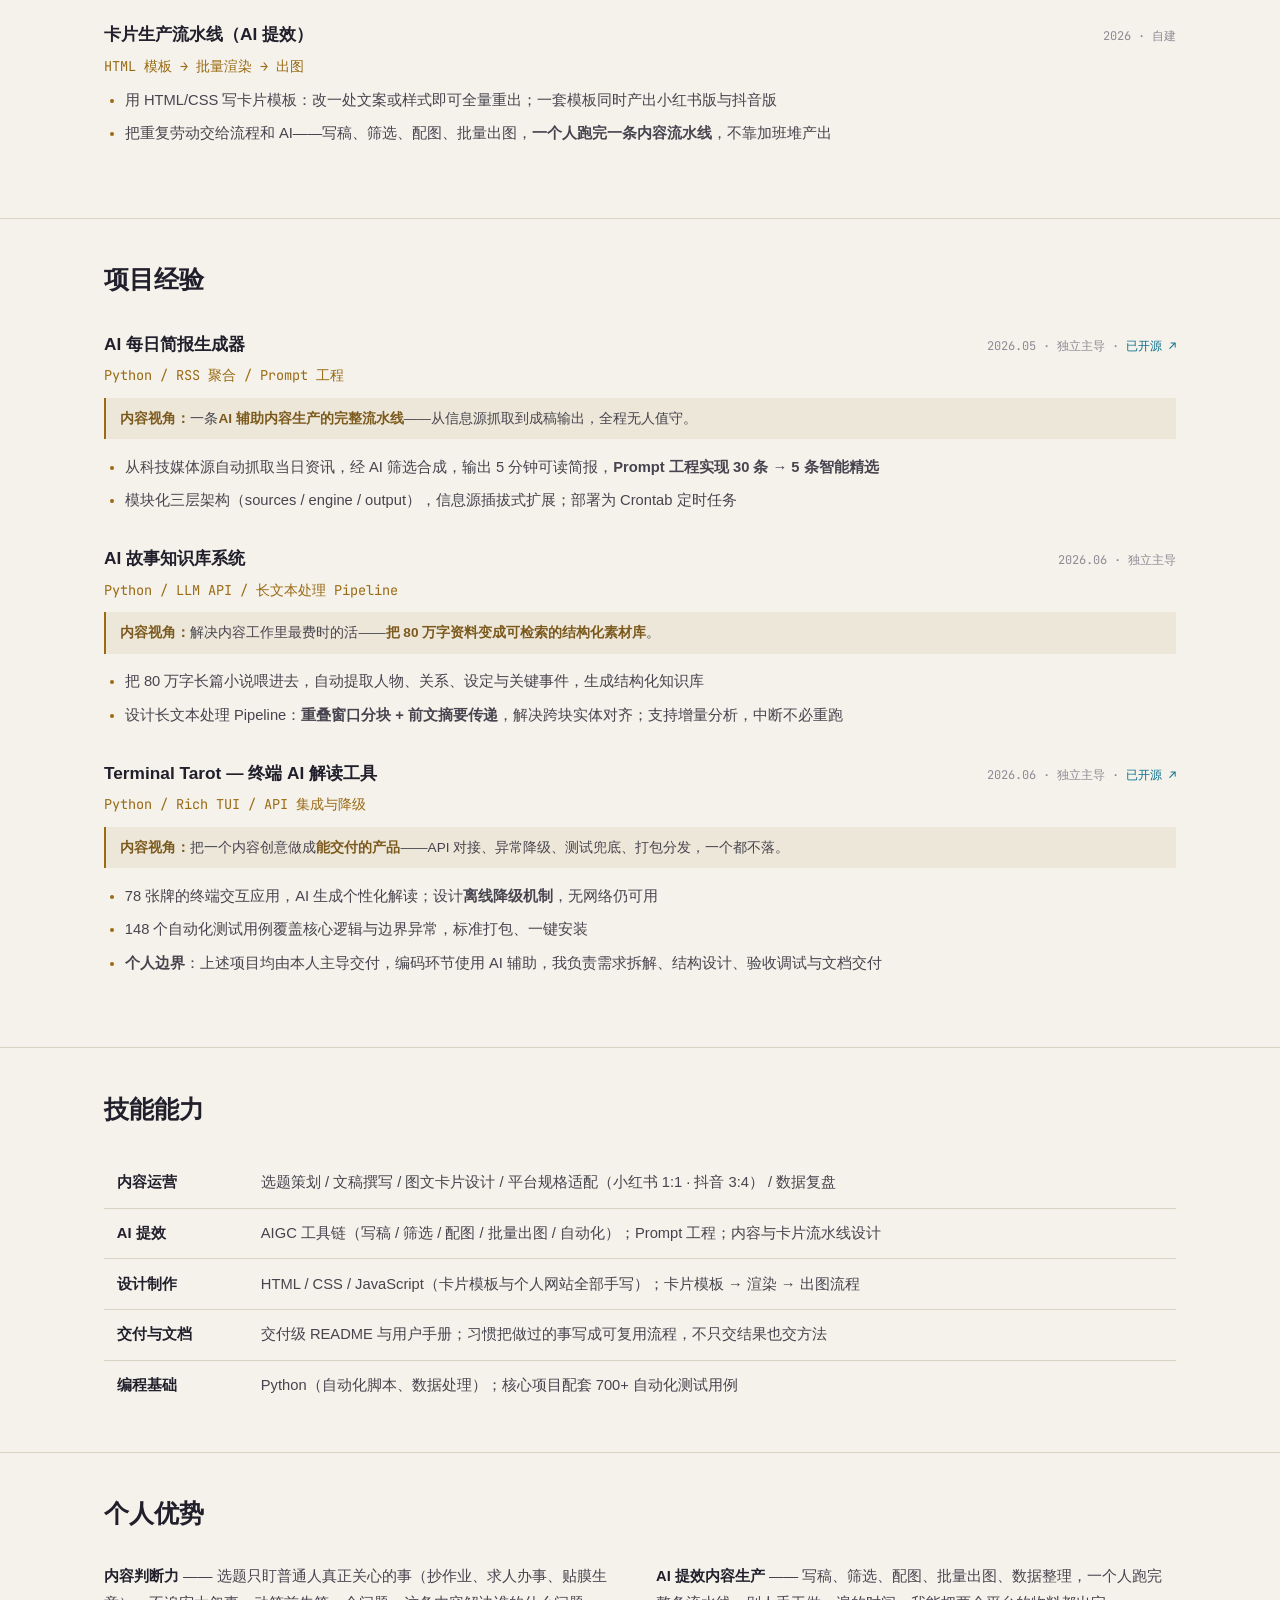
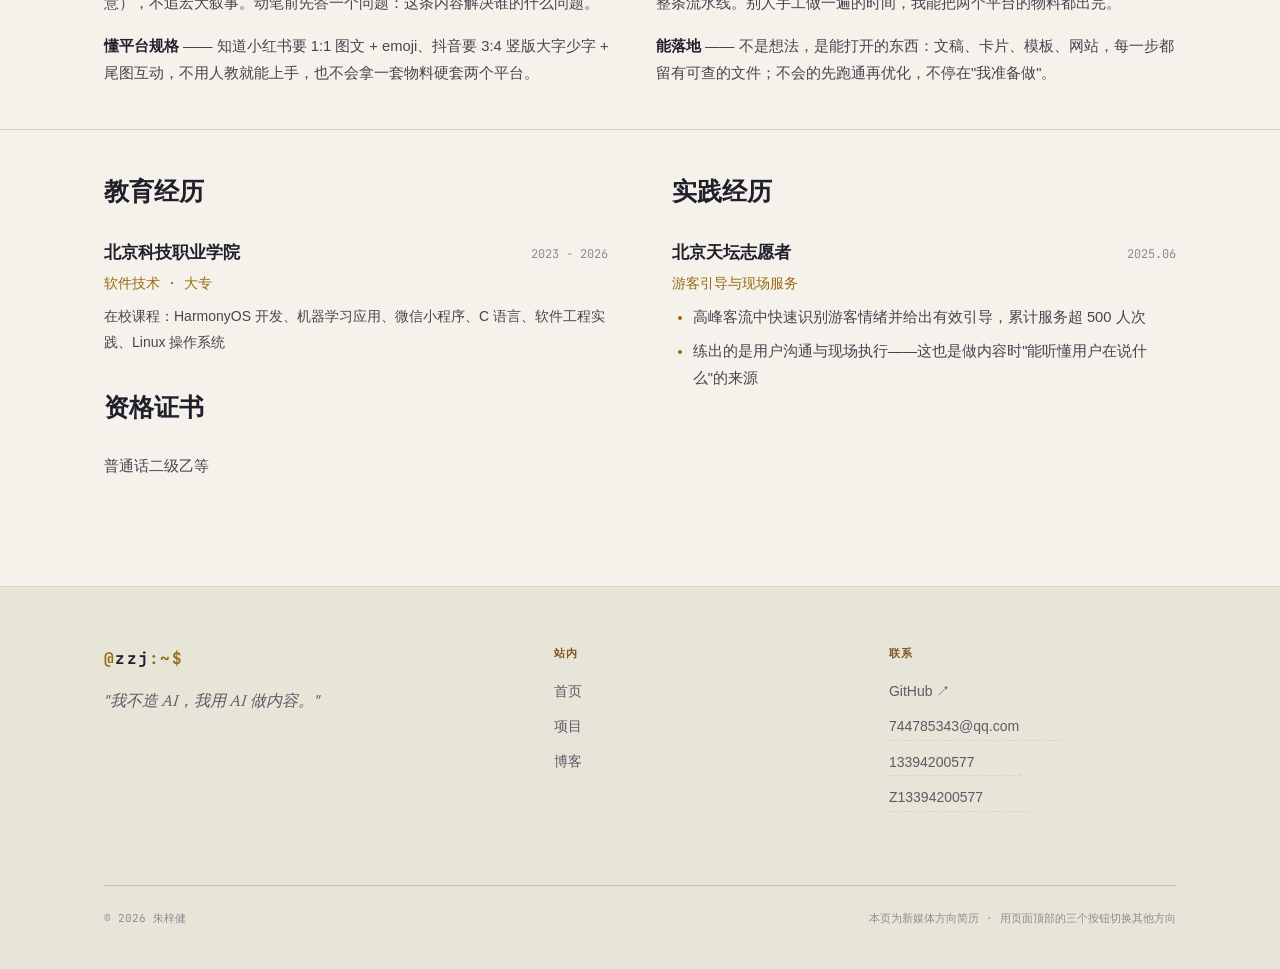
<file: resume-media.html>
<!DOCTYPE html>
<html lang="zh-CN">
<head>
<meta charset="UTF-8">
<meta name="viewport" content="width=device-width, initial-scale=1.0">
<title>简历 · 新媒体方向 — 朱梓健</title>
<meta name="description" content="朱梓健的简历（新媒体方向）：3 个原创图文系列、44 张图文卡片、14 页 HTML 教学 deck；小红书 1:1 与抖音 3:4 双规格物料适配，AI 提效内容生产。">
<link rel="preconnect" href="https://fonts.googleapis.com">
<link rel="preconnect" href="https://fonts.gstatic.com" crossorigin>
<link href="https://fonts.googleapis.com/css2?family=Newsreader:ital,wght@0,500;0,600;1,400;1,500&family=JetBrains+Mono:wght@400;500;700&display=swap" rel="stylesheet">
<link rel="stylesheet" href="assets/style.css">
<script>
/* 主题启动：默认白天，记忆优先，?theme= 可强制预览（首屏渲染前执行，防闪烁） */
(function () {
  var t = null;
  try { t = localStorage.getItem("zzj-theme"); } catch (e) {}
  var q = new URLSearchParams(location.search).get("theme");
  document.documentElement.setAttribute("data-theme",
    (q === "light" || q === "dark") ? q : (t || "light"));
})();
</script>
</head>
<body data-page="resume">
<div id="progress"></div>

<nav class="nav">
  <div class="nav-inner">
    <a href="index.html" class="brand"><span class="at">@</span>zzj<span class="at">:~$</span></a>
    <ul class="nav-links">
      <li><a href="index.html" data-page="index">首页</a></li>
      <li><a href="projects.html" data-page="projects">项目</a></li>
      <li><a href="blog.html" data-page="blog">博客</a></li>
      <li><a href="resume.html" data-page="resume">简历</a></li>
    </ul>
    <button class="theme-toggle" id="theme-toggle" aria-label="切换黑白主题" title="切换黑白主题">
      <span class="icon i-moon">&#9790;</span><span class="icon i-sun">&#9728;</span>
    </button>
  </div>
</nav>

<header class="resume-head">
  <div class="container">
    <div class="resume-switch reveal">
      <a href="resume.html">开发方向</a>
      <a href="resume-support.html">实施 / 技术支持方向</a>
      <a href="resume-media.html" class="active">新媒体方向</a>
    </div>
    <p class="hero-eyebrow reveal">Resume · 新媒体方向</p>
    <h1 class="reveal" style="--d:.08s">朱梓健</h1>
    <div class="resume-contact reveal" style="--d:.16s">
      <button class="copy-btn" data-copy="13394200577" title="点击复制电话">13394200577</button>
      <button class="copy-btn" data-copy="744785343@qq.com" title="点击复制邮箱">744785343@qq.com</button>
      <button class="copy-btn" data-copy="Z13394200577" title="点击复制微信">Z13394200577</button>
      <a href="https://github.com/SaltedFish-ZZJ" target="_blank" rel="noopener">github.com/SaltedFish-ZZJ ↗</a>
      <span>自媒体「平躺仙人」· 小红书 / 抖音</span>
      <span>男 · 21 岁</span>
    </div>
    <p class="hero-role reveal" style="--d:.24s">
      求职意向：新媒体运营 / 短视频内容运营（AI 提效方向）
      <span class="sep"></span>
      期望薪资：5-7K
    </p>

    <p class="reveal" style="--d:.3s; max-width:54rem; margin-top:1.1rem; font-size:.95rem; color:var(--txt); line-height:1.75;">
      做内容的路子是：<b>先想清这条内容解决谁的什么问题，再用 AI 把产出效率拉满</b>。独立完成 3 个原创图文系列，累计 <b>44 张图文卡片</b>，并按小红书 1:1 与抖音 3:4 两套规格分别适配；另有 <b>14 页 HTML 教学 deck</b>、手写的个人网站与 5 篇长文、2 个 GitHub 开源项目。写稿、筛选、配图、批量出图、数据整理都能自己用 AI 工具链跑完——<span style="color:var(--muted);">同岗位多数候选人还不会用。编码环节使用 AI 协作，我负责需求拆解、结构设计、验收与交付。</span>
    </p>

    <div class="resume-highlights reveal" style="--d:.34s">
      <div class="hl-item"><span class="hl-num">3</span><span class="hl-label">个原创图文系列 · 全流程独立完成</span></div>
      <div class="hl-item"><span class="hl-num">44</span><span class="hl-label">张图文卡片 · 1:1 与 3:4 双规格</span></div>
      <div class="hl-item"><span class="hl-num">14</span><span class="hl-label">页 HTML 教学 deck · 排版自行设计</span></div>
      <div class="hl-item"><span class="hl-num">5</span><span class="hl-label">篇原创长文 + 手写个人网站</span></div>
    </div>

    <div class="resume-bar reveal" style="--d:.38s">
      <button class="btn" onclick="window.print()">打印 / 导出 PDF</button>
      <a class="btn btn-ghost" href="index.html">← 返回首页</a>
    </div>
  </div>
</header>

<section class="resume-section">
  <div class="container">
    <h2 class="reveal">内容作品</h2>

    <div class="resume-item reveal">
      <div class="resume-item-head">
        <h3>《AI时代》图文系列 · 小红书 + 抖音双平台</h3>
        <span class="when">2026 · 独立完成</span>
      </div>
      <p class="sub">选题策划 / 文稿撰写 / 卡片设计 / 双平台规格适配</p>
      <p class="proj-why"><b>为什么做：</b>AI 的新闻很多，但普通人真正想知道的是"这件事跟我有什么关系"。所以选题只盯一件事——<b>普通人的真实困境</b>：抄作业、求人办事、贴膜生意。</p>
      <p style="font-size:.92rem; color:var(--txt);">三个系列累计产出 <b>44 张图文卡片</b>，《AI时代的抄作业》《AI时代的求人办事》《AI时代的贴膜生意》均已定稿，并各自产出了小红书（1:1）与抖音（3:4）两套物料。</p>
      <ul>
        <li><b>换平台要重写文案，不是缩放图片</b>：小红书用 1:1 图文 + 正文 emoji；抖音用 3:4 竖版、大字少字、尾图做互动钩子，文案区 50-100 字不加 emoji</li>
        <li><b>把长文稿压成 7 张卡</b>：先定每张卡的钩子再写文稿——尖句密度 &gt; 字数；缺钩子就反推补尖句，不靠扩写凑字数</li>
        <li><b>成品可核对</b>：文稿、卡片模板（cards.html / cards-douyin.html）与导出图一一对应，改一处就能全量重出</li>
        <li><b>个人边界</b>：文稿与卡片由本人完成，卡片模板的编码环节使用 AI 辅助</li>
      </ul>
    </div>

    <div class="resume-item reveal">
      <div class="resume-item-head">
        <h3>hermes-tutorial · HTML 教学 deck</h3>
        <span class="when">2026 · 独立设计</span>
      </div>
      <p class="sub">HTML / CSS · 14 页 · 配色与排版层级自定</p>
      <ul>
        <li>用 HTML 而不是 PPT 做演示：便于版本管理与批量导出，成品 <b>14 页</b>且逐页导出 PNG 可核对</li>
        <li>配色、字号层级、留白节奏全部自己控制——要解决的是"信息密度高又不能让读者挤"这一对矛盾，不是套现成模板</li>
      </ul>
    </div>

    <div class="resume-item reveal">
      <div class="resume-item-head">
        <h3>个人网站与博客</h3>
        <span class="when">已上线 · <a href="https://saltedfish-zzj.github.io" target="_blank" rel="noopener">saltedfish-zzj.github.io ↗</a></span>
      </div>
      <p class="sub">手写 HTML / CSS / JavaScript · 5 篇长文</p>
      <ul>
        <li>整站手写构建（不用框架、不用建站工具），暗色低饱和风格，含首页 / 项目 / 博客 / 简历四个板块，线上可访问</li>
        <li>5 篇原创长文，其中《提问质量与回答质量的相关性》写得最深——本质是"怎么把模糊的想法翻译成精确的指令"，这也是我做内容的底层方法</li>
      </ul>
    </div>

    <div class="resume-item reveal">
      <div class="resume-item-head">
        <h3>卡片生产流水线（AI 提效）</h3>
        <span class="when">2026 · 自建</span>
      </div>
      <p class="sub">HTML 模板 → 批量渲染 → 出图</p>
      <ul>
        <li>用 HTML/CSS 写卡片模板：改一处文案或样式即可全量重出；一套模板同时产出小红书版与抖音版</li>
        <li>把重复劳动交给流程和 AI——写稿、筛选、配图、批量出图，<b>一个人跑完一条内容流水线</b>，不靠加班堆产出</li>
      </ul>
    </div>
  </div>
</section>

<section class="resume-section">
  <div class="container">
    <h2 class="reveal">项目经验</h2>

    <div class="resume-item reveal">
      <div class="resume-item-head">
        <h3>AI 每日简报生成器</h3>
        <span class="when">2026.05 · 独立主导 · <a href="https://github.com/SaltedFish-ZZJ/newspaper-daily" target="_blank" rel="noopener">已开源 ↗</a></span>
      </div>
      <p class="sub">Python / RSS 聚合 / Prompt 工程</p>
      <p class="proj-why"><b>内容视角：</b>一条<b>AI 辅助内容生产的完整流水线</b>——从信息源抓取到成稿输出，全程无人值守。</p>
      <ul>
        <li>从科技媒体源自动抓取当日资讯，经 AI 筛选合成，输出 5 分钟可读简报，<b>Prompt 工程实现 30 条 → 5 条智能精选</b></li>
        <li>模块化三层架构（sources / engine / output），信息源插拔式扩展；部署为 Crontab 定时任务</li>
      </ul>
    </div>

    <div class="resume-item reveal">
      <div class="resume-item-head">
        <h3>AI 故事知识库系统</h3>
        <span class="when">2026.06 · 独立主导</span>
      </div>
      <p class="sub">Python / LLM API / 长文本处理 Pipeline</p>
      <p class="proj-why"><b>内容视角：</b>解决内容工作里最费时的活——<b>把 80 万字资料变成可检索的结构化素材库</b>。</p>
      <ul>
        <li>把 80 万字长篇小说喂进去，自动提取人物、关系、设定与关键事件，生成结构化知识库</li>
        <li>设计长文本处理 Pipeline：<b>重叠窗口分块 + 前文摘要传递</b>，解决跨块实体对齐；支持增量分析，中断不必重跑</li>
      </ul>
    </div>

    <div class="resume-item reveal">
      <div class="resume-item-head">
        <h3>Terminal Tarot — 终端 AI 解读工具</h3>
        <span class="when">2026.06 · 独立主导 · <a href="https://github.com/SaltedFish-ZZJ/terminal-tarot" target="_blank" rel="noopener">已开源 ↗</a></span>
      </div>
      <p class="sub">Python / Rich TUI / API 集成与降级</p>
      <p class="proj-why"><b>内容视角：</b>把一个内容创意做成<b>能交付的产品</b>——API 对接、异常降级、测试兜底、打包分发，一个都不落。</p>
      <ul>
        <li>78 张牌的终端交互应用，AI 生成个性化解读；设计<b>离线降级机制</b>，无网络仍可用</li>
        <li>148 个自动化测试用例覆盖核心逻辑与边界异常，标准打包、一键安装</li>
        <li><b>个人边界</b>：上述项目均由本人主导交付，编码环节使用 AI 辅助，我负责需求拆解、结构设计、验收调试与文档交付</li>
      </ul>
    </div>
  </div>
</section>

<section class="resume-section">
  <div class="container">
    <h2 class="reveal">技能能力</h2>
    <table class="reveal" style="width:100%; border-collapse:collapse; font-size:.92rem;">
      <tbody>
        <tr><td style="border-bottom:1px solid var(--line); padding:.7rem .8rem; font-weight:650; width:9rem;">内容运营</td><td style="border-bottom:1px solid var(--line); padding:.7rem .8rem; color:var(--txt);">选题策划 / 文稿撰写 / 图文卡片设计 / 平台规格适配（小红书 1:1 · 抖音 3:4） / 数据复盘</td></tr>
        <tr><td style="border-bottom:1px solid var(--line); padding:.7rem .8rem; font-weight:650;">AI 提效</td><td style="border-bottom:1px solid var(--line); padding:.7rem .8rem; color:var(--txt);">AIGC 工具链（写稿 / 筛选 / 配图 / 批量出图 / 自动化）；Prompt 工程；内容与卡片流水线设计</td></tr>
        <tr><td style="border-bottom:1px solid var(--line); padding:.7rem .8rem; font-weight:650;">设计制作</td><td style="border-bottom:1px solid var(--line); padding:.7rem .8rem; color:var(--txt);">HTML / CSS / JavaScript（卡片模板与个人网站全部手写）；卡片模板 → 渲染 → 出图流程</td></tr>
        <tr><td style="border-bottom:1px solid var(--line); padding:.7rem .8rem; font-weight:650;">交付与文档</td><td style="border-bottom:1px solid var(--line); padding:.7rem .8rem; color:var(--txt);">交付级 README 与用户手册；习惯把做过的事写成可复用流程，不只交结果也交方法</td></tr>
        <tr><td style="padding:.7rem .8rem; font-weight:650;">编程基础</td><td style="padding:.7rem .8rem; color:var(--txt);">Python（自动化脚本、数据处理）；核心项目配套 700+ 自动化测试用例</td></tr>
      </tbody>
    </table>
  </div>
</section>

<section class="resume-section">
  <div class="container">
    <h2 class="reveal">个人优势</h2>
    <div class="adv-grid">
      <p class="adv reveal"><b>内容判断力</b> —— 选题只盯普通人真正关心的事（抄作业、求人办事、贴膜生意），不追宏大叙事。动笔前先答一个问题：这条内容解决谁的什么问题。</p>
      <p class="adv reveal" style="--d:.08s"><b>AI 提效内容生产</b> —— 写稿、筛选、配图、批量出图、数据整理，一个人跑完整条流水线。别人手工做一遍的时间，我能把两个平台的物料都出完。</p>
      <p class="adv reveal" style="--d:.16s"><b>懂平台规格</b> —— 知道小红书要 1:1 图文 + emoji、抖音要 3:4 竖版大字少字 + 尾图互动，不用人教就能上手，也不会拿一套物料硬套两个平台。</p>
      <p class="adv reveal" style="--d:.24s"><b>能落地</b> —— 不是想法，是能打开的东西：文稿、卡片、模板、网站，每一步都留有可查的文件；不会的先跑通再优化，不停在"我准备做"。</p>
    </div>
  </div>
</section>

<section class="resume-section">
  <div class="container">
    <div class="reveal" style="display:grid; grid-template-columns: 1fr 1fr; gap: 0 4rem;">
      <div>
        <h2 style="margin-bottom:1.2rem;">教育经历</h2>
        <div class="resume-item">
          <div class="resume-item-head">
            <h3>北京科技职业学院</h3>
            <span class="when">2023 - 2026</span>
          </div>
          <p class="sub">软件技术 · 大专</p>
          <p style="font-size:.875rem; color:var(--txt);">在校课程：HarmonyOS 开发、机器学习应用、微信小程序、C 语言、软件工程实践、Linux 操作系统</p>
        </div>
        <h2 style="margin: 2rem 0 1.2rem;">资格证书</h2>
        <p style="font-size:.92rem; color:var(--txt);">普通话二级乙等</p>
      </div>
      <div>
        <h2 style="margin-bottom:1.2rem;">实践经历</h2>
        <div class="resume-item">
          <div class="resume-item-head">
            <h3>北京天坛志愿者</h3>
            <span class="when">2025.06</span>
          </div>
          <p class="sub">游客引导与现场服务</p>
          <ul>
            <li>高峰客流中快速识别游客情绪并给出有效引导，累计服务超 500 人次</li>
            <li>练出的是用户沟通与现场执行——这也是做内容时"能听懂用户在说什么"的来源</li>
          </ul>
        </div>
      </div>
    </div>
  </div>
</section>

<footer class="footer">
  <div class="footer-inner">
    <div>
      <span class="brand"><span class="at">@</span>zzj<span class="at">:~$</span></span>
      <p class="footer-motto">"我不造 AI，我用 AI 做内容。"</p>
    </div>
    <div>
      <h5>站内</h5>
      <ul>
        <li><a href="index.html">首页</a></li>
        <li><a href="projects.html">项目</a></li>
        <li><a href="blog.html">博客</a></li>
      </ul>
    </div>
    <div>
      <h5>联系</h5>
      <ul>
        <li><a href="https://github.com/SaltedFish-ZZJ" target="_blank" rel="noopener">GitHub ↗</a></li>
        <li><button class="copy-btn" data-copy="744785343@qq.com" title="点击复制邮箱">744785343@qq.com</button></li>
        <li><button class="copy-btn" data-copy="13394200577" title="点击复制电话">13394200577</button></li>
        <li><button class="copy-btn" data-copy="Z13394200577" title="点击复制微信">Z13394200577</button></li>
      </ul>
    </div>
    <div class="footer-bottom" style="grid-column: 1 / -1;">
      <span>© <span id="year">2026</span> 朱梓健</span>
      <span>本页为新媒体方向简历 · 用页面顶部的三个按钮切换其他方向</span>
    </div>
  </div>
</footer>

<button id="to-top" aria-label="返回顶部">↑</button>
<script src="assets/main.js"></script>
</body>
</html>
</file>
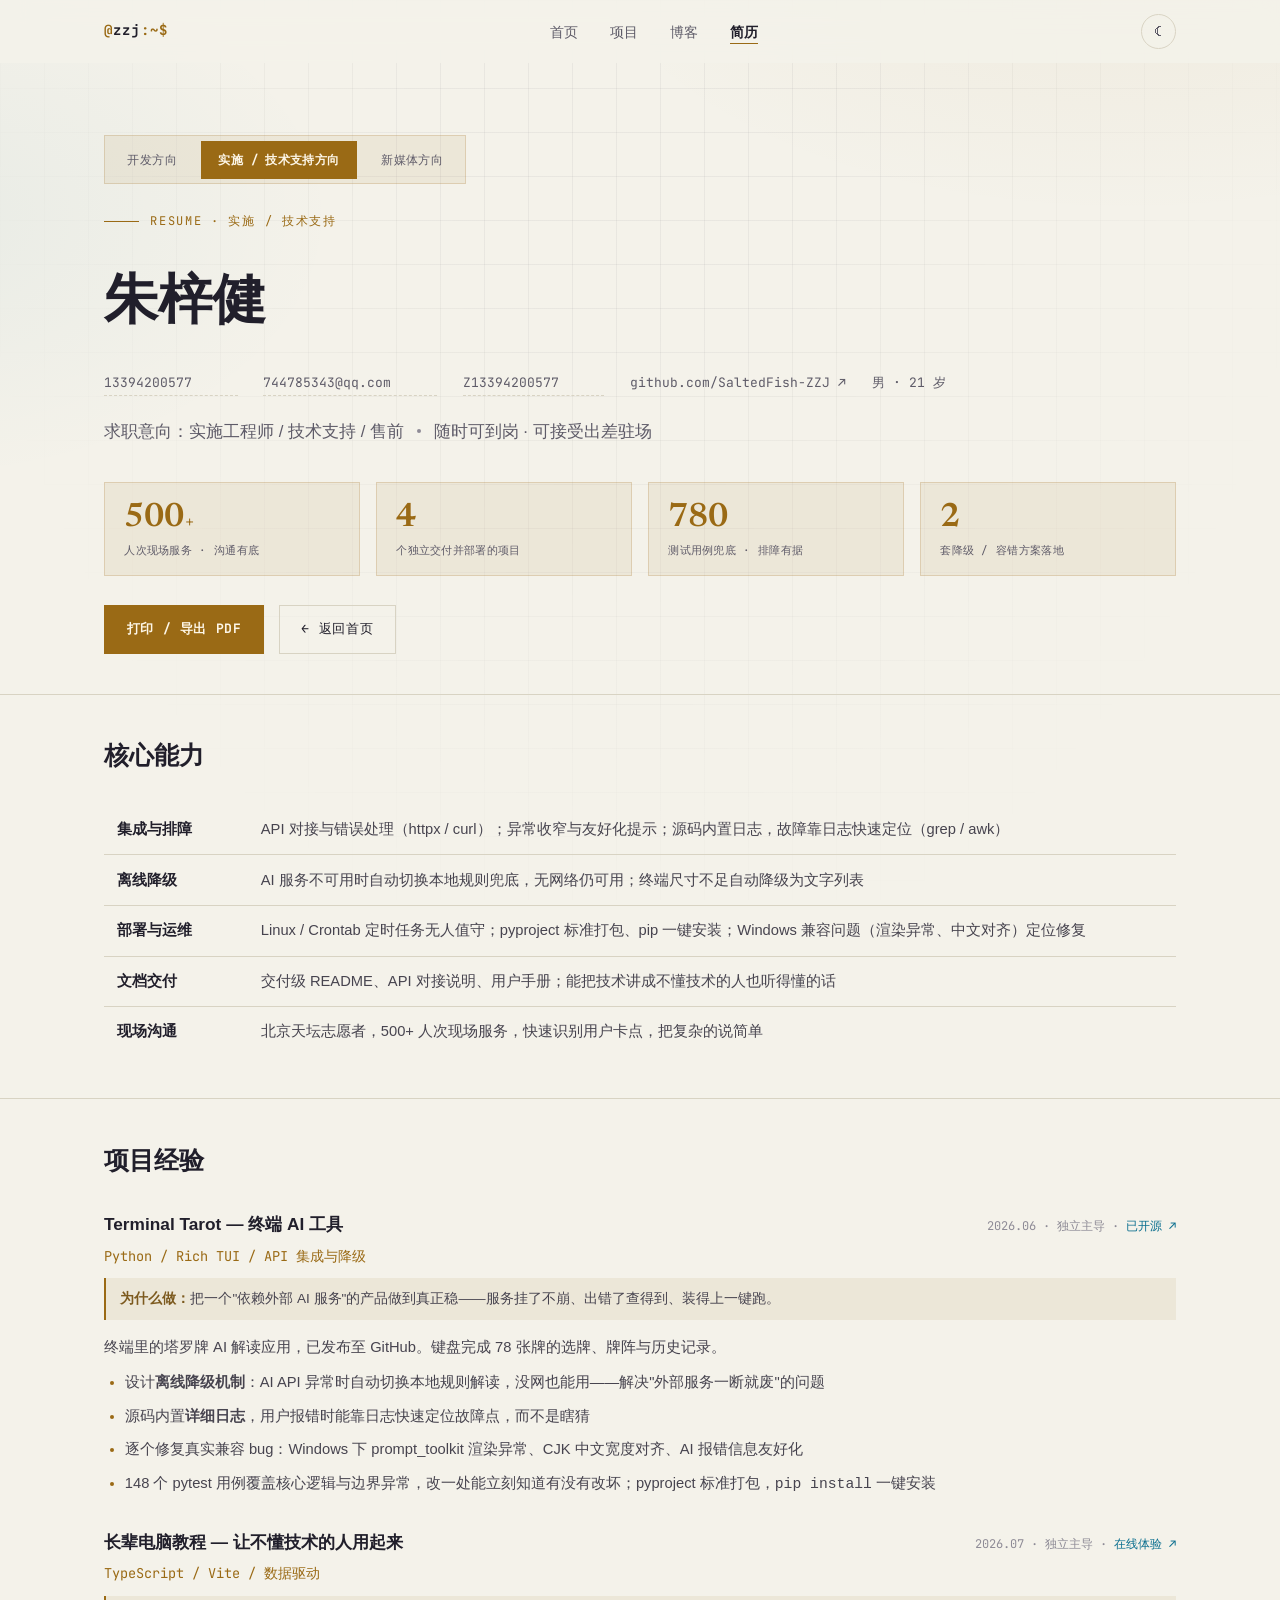
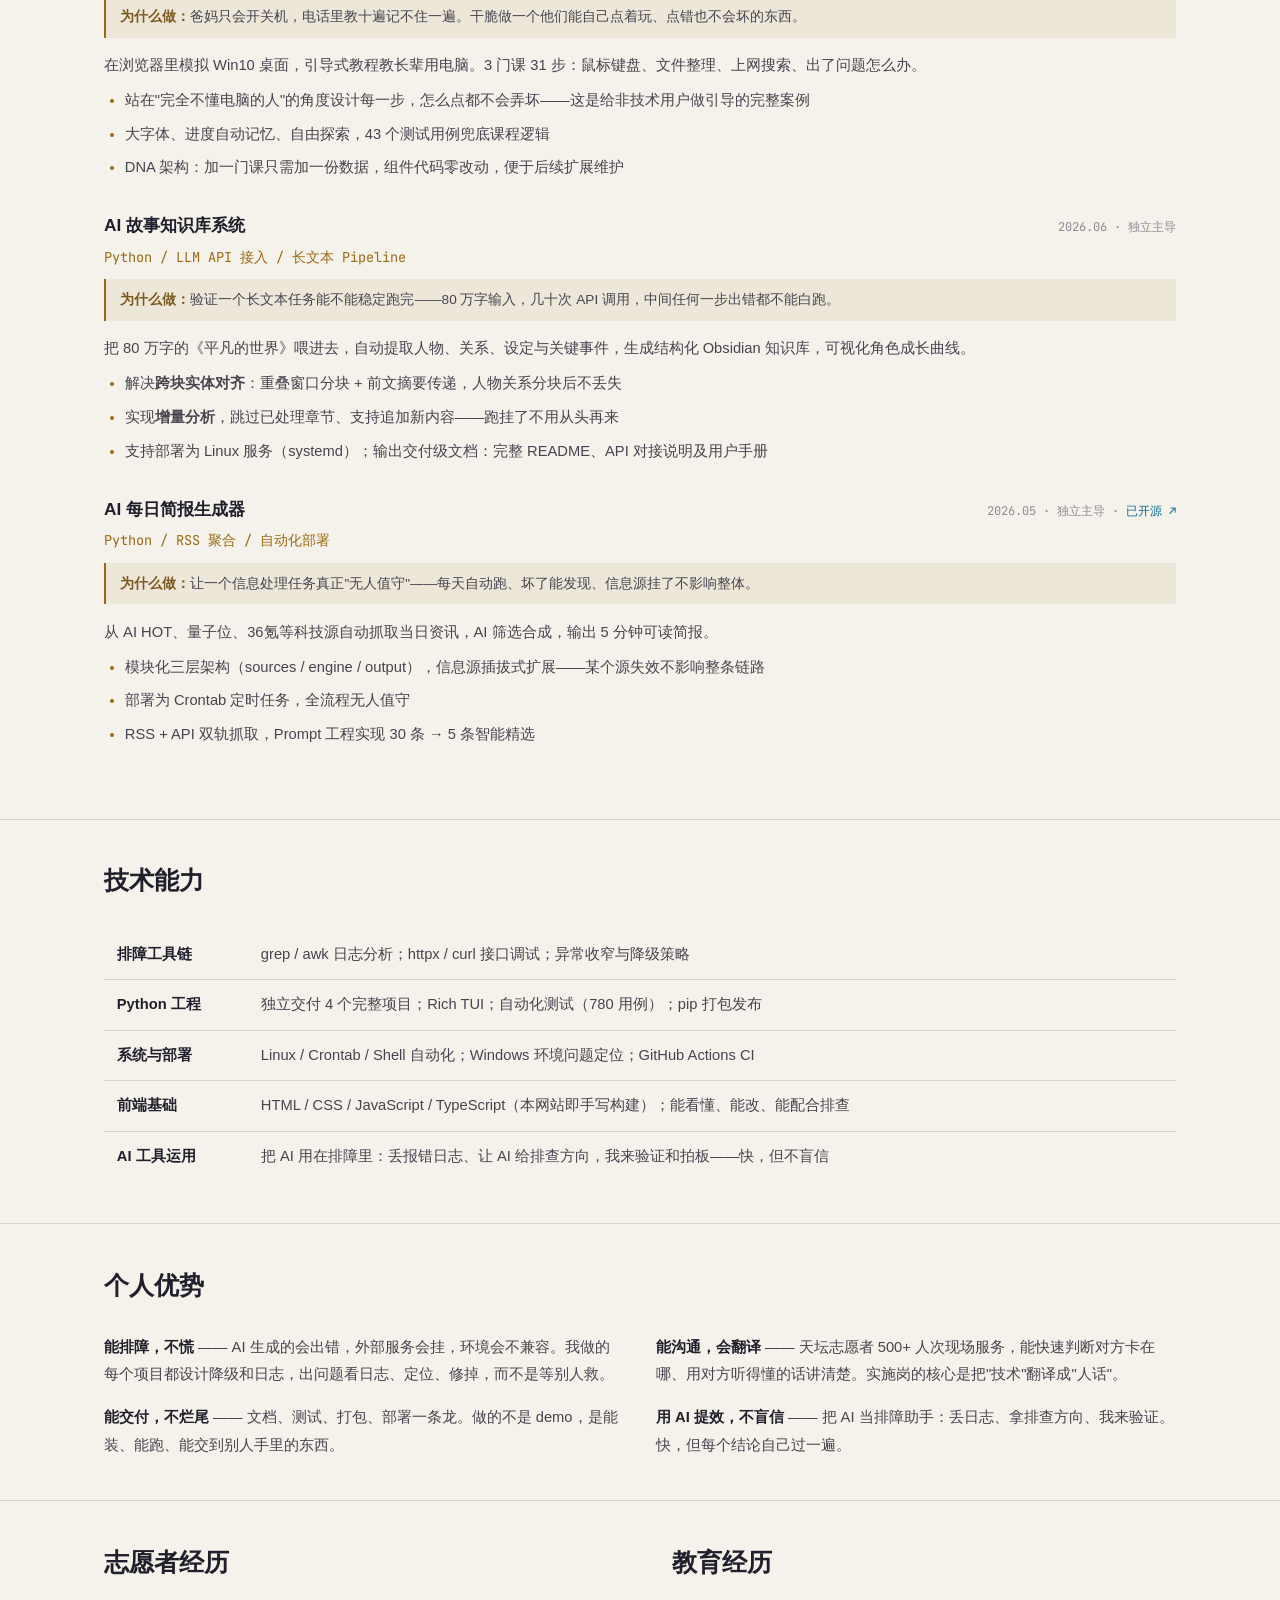
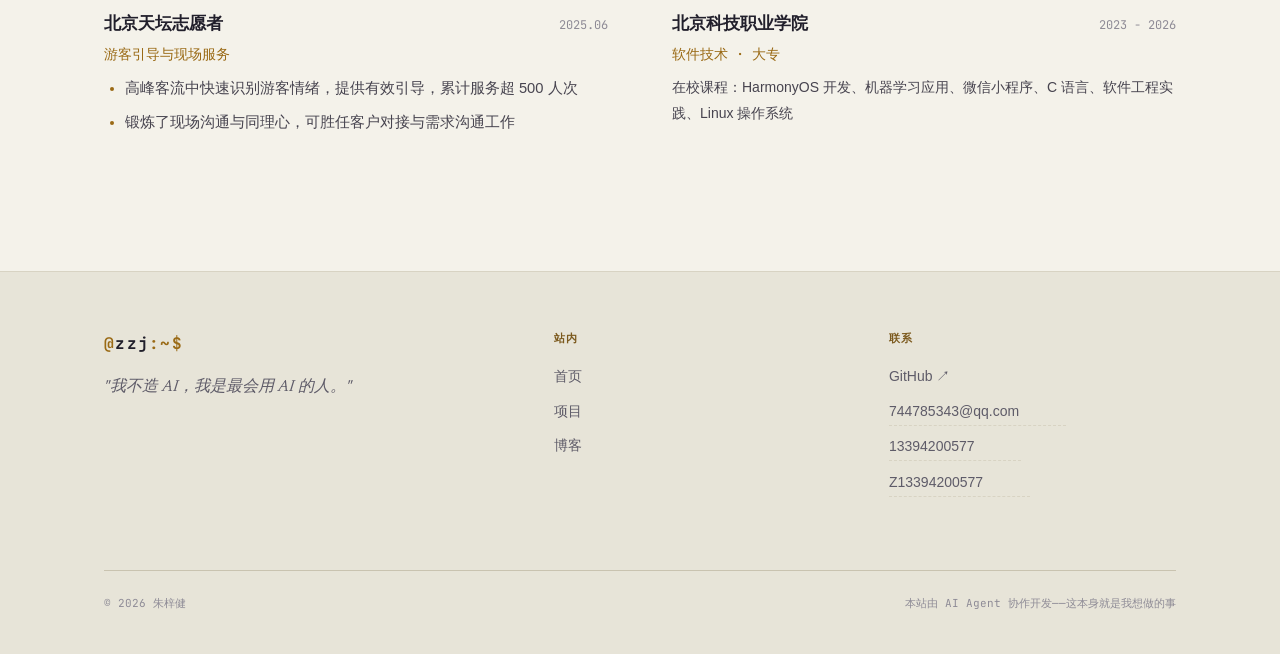
<file: resume-support.html>
<!DOCTYPE html>
<html lang="zh-CN">
<head>
<meta charset="UTF-8">
<meta name="viewport" content="width=device-width, initial-scale=1.0">
<title>简历（实施 / 技术支持）— 朱梓健</title>
<meta name="description" content="朱梓健的简历：实施 / 技术支持方向。集成与排障、离线降级、日志分析、现场沟通，4 个独立交付项目。">
<link rel="preconnect" href="https://fonts.googleapis.com">
<link rel="preconnect" href="https://fonts.gstatic.com" crossorigin>
<link href="https://fonts.googleapis.com/css2?family=Newsreader:ital,wght@0,500;0,600;1,400;1,500&family=JetBrains+Mono:wght@400;500;700&display=swap" rel="stylesheet">
<link rel="stylesheet" href="assets/style.css">
<script>
/* 主题启动：默认白天，记忆优先，?theme= 可强制预览（首屏渲染前执行，防闪烁） */
(function () {
  var t = null;
  try { t = localStorage.getItem("zzj-theme"); } catch (e) {}
  var q = new URLSearchParams(location.search).get("theme");
  document.documentElement.setAttribute("data-theme",
    (q === "light" || q === "dark") ? q : (t || "light"));
})();
</script>
</head>
<body data-page="resume">
<div id="progress"></div>

<nav class="nav">
  <div class="nav-inner">
    <a href="index.html" class="brand"><span class="at">@</span>zzj<span class="at">:~$</span></a>
    <ul class="nav-links">
      <li><a href="index.html" data-page="index">首页</a></li>
      <li><a href="projects.html" data-page="projects">项目</a></li>
      <li><a href="blog.html" data-page="blog">博客</a></li>
      <li><a href="resume.html" data-page="resume">简历</a></li>
    </ul>
    <button class="theme-toggle" id="theme-toggle" aria-label="切换黑白主题" title="切换黑白主题">
      <span class="icon i-moon">&#9790;</span><span class="icon i-sun">&#9728;</span>
    </button>
  </div>
</nav>

<header class="resume-head">
  <div class="container">
    <div class="resume-switch reveal">
      <a href="resume.html">开发方向</a>
      <a href="resume-support.html" class="active">实施 / 技术支持方向</a>
      <a href="resume-media.html">新媒体方向</a>
    </div>
    <p class="hero-eyebrow reveal">Resume · 实施 / 技术支持</p>
    <h1 class="reveal" style="--d:.08s">朱梓健</h1>
    <div class="resume-contact reveal" style="--d:.16s">
      <button class="copy-btn" data-copy="13394200577" title="点击复制电话">13394200577</button>
      <button class="copy-btn" data-copy="744785343@qq.com" title="点击复制邮箱">744785343@qq.com</button>
      <button class="copy-btn" data-copy="Z13394200577" title="点击复制微信">Z13394200577</button>
      <a href="https://github.com/SaltedFish-ZZJ" target="_blank" rel="noopener">github.com/SaltedFish-ZZJ ↗</a>
      <span>男 · 21 岁</span>
    </div>
    <p class="hero-role reveal" style="--d:.24s">
      求职意向：实施工程师 / 技术支持 / 售前
      <span class="sep"></span>
      随时可到岗 · 可接受出差驻场
    </p>

    <div class="resume-highlights reveal" style="--d:.3s">
      <div class="hl-item"><span class="hl-num">500<em>+</em></span><span class="hl-label">人次现场服务 · 沟通有底</span></div>
      <div class="hl-item"><span class="hl-num">4</span><span class="hl-label">个独立交付并部署的项目</span></div>
      <div class="hl-item"><span class="hl-num">780</span><span class="hl-label">测试用例兜底 · 排障有据</span></div>
      <div class="hl-item"><span class="hl-num">2</span><span class="hl-label">套降级 / 容错方案落地</span></div>
    </div>

    <div class="resume-bar reveal" style="--d:.36s">
      <button class="btn" onclick="window.print()">打印 / 导出 PDF</button>
      <a class="btn btn-ghost" href="index.html">← 返回首页</a>
    </div>
  </div>
</header>

<section class="resume-section">
  <div class="container">
    <h2 class="reveal">核心能力</h2>
    <table class="reveal" style="width:100%; border-collapse:collapse; font-size:.92rem;">
      <tbody>
        <tr><td style="border-bottom:1px solid var(--line); padding:.7rem .8rem; font-weight:650; width:9rem;">集成与排障</td><td style="border-bottom:1px solid var(--line); padding:.7rem .8rem; color:var(--txt);">API 对接与错误处理（httpx / curl）；异常收窄与友好化提示；源码内置日志，故障靠日志快速定位（grep / awk）</td></tr>
        <tr><td style="border-bottom:1px solid var(--line); padding:.7rem .8rem; font-weight:650;">离线降级</td><td style="border-bottom:1px solid var(--line); padding:.7rem .8rem; color:var(--txt);">AI 服务不可用时自动切换本地规则兜底，无网络仍可用；终端尺寸不足自动降级为文字列表</td></tr>
        <tr><td style="border-bottom:1px solid var(--line); padding:.7rem .8rem; font-weight:650;">部署与运维</td><td style="border-bottom:1px solid var(--line); padding:.7rem .8rem; color:var(--txt);">Linux / Crontab 定时任务无人值守；pyproject 标准打包、pip 一键安装；Windows 兼容问题（渲染异常、中文对齐）定位修复</td></tr>
        <tr><td style="border-bottom:1px solid var(--line); padding:.7rem .8rem; font-weight:650;">文档交付</td><td style="border-bottom:1px solid var(--line); padding:.7rem .8rem; color:var(--txt);">交付级 README、API 对接说明、用户手册；能把技术讲成不懂技术的人也听得懂的话</td></tr>
        <tr><td style="padding:.7rem .8rem; font-weight:650;">现场沟通</td><td style="padding:.7rem .8rem; color:var(--txt);">北京天坛志愿者，500+ 人次现场服务，快速识别用户卡点，把复杂的说简单</td></tr>
      </tbody>
    </table>
  </div>
</section>

<section class="resume-section">
  <div class="container">
    <h2 class="reveal">项目经验</h2>

    <div class="resume-item reveal">
      <div class="resume-item-head">
        <h3>Terminal Tarot — 终端 AI 工具</h3>
        <span class="when">2026.06 · 独立主导 · <a href="https://github.com/SaltedFish-ZZJ/terminal-tarot" target="_blank" rel="noopener">已开源 ↗</a></span>
      </div>
      <p class="sub">Python / Rich TUI / API 集成与降级</p>
      <p class="proj-why"><b>为什么做：</b>把一个"依赖外部 AI 服务"的产品做到真正稳——服务挂了不崩、出错了查得到、装得上一键跑。</p>
      <p style="font-size:.92rem; color:var(--txt);">终端里的塔罗牌 AI 解读应用，已发布至 GitHub。键盘完成 78 张牌的选牌、牌阵与历史记录。</p>
      <ul>
        <li>设计<b>离线降级机制</b>：AI API 异常时自动切换本地规则解读，没网也能用——解决"外部服务一断就废"的问题</li>
        <li>源码内置<b>详细日志</b>，用户报错时能靠日志快速定位故障点，而不是瞎猜</li>
        <li>逐个修复真实兼容 bug：Windows 下 prompt_toolkit 渲染异常、CJK 中文宽度对齐、AI 报错信息友好化</li>
        <li>148 个 pytest 用例覆盖核心逻辑与边界异常，改一处能立刻知道有没有改坏；pyproject 标准打包，<code>pip install</code> 一键安装</li>
      </ul>
    </div>

    <div class="resume-item reveal">
      <div class="resume-item-head">
        <h3>长辈电脑教程 — 让不懂技术的人用起来</h3>
        <span class="when">2026.07 · 独立主导 · <a href="pc-tutorial/" target="_blank" rel="noopener">在线体验 ↗</a></span>
      </div>
      <p class="sub">TypeScript / Vite / 数据驱动</p>
      <p class="proj-why"><b>为什么做：</b>爸妈只会开关机，电话里教十遍记不住一遍。干脆做一个他们能自己点着玩、点错也不会坏的东西。</p>
      <p style="font-size:.92rem; color:var(--txt);">在浏览器里模拟 Win10 桌面，引导式教程教长辈用电脑。3 门课 31 步：鼠标键盘、文件整理、上网搜索、出了问题怎么办。</p>
      <ul>
        <li>站在"完全不懂电脑的人"的角度设计每一步，怎么点都不会弄坏——这是给非技术用户做引导的完整案例</li>
        <li>大字体、进度自动记忆、自由探索，43 个测试用例兜底课程逻辑</li>
        <li>DNA 架构：加一门课只需加一份数据，组件代码零改动，便于后续扩展维护</li>
      </ul>
    </div>

    <div class="resume-item reveal">
      <div class="resume-item-head">
        <h3>AI 故事知识库系统</h3>
        <span class="when">2026.06 · 独立主导</span>
      </div>
      <p class="sub">Python / LLM API 接入 / 长文本 Pipeline</p>
      <p class="proj-why"><b>为什么做：</b>验证一个长文本任务能不能稳定跑完——80 万字输入，几十次 API 调用，中间任何一步出错都不能白跑。</p>
      <p style="font-size:.92rem; color:var(--txt);">把 80 万字的《平凡的世界》喂进去，自动提取人物、关系、设定与关键事件，生成结构化 Obsidian 知识库，可视化角色成长曲线。</p>
      <ul>
        <li>解决<b>跨块实体对齐</b>：重叠窗口分块 + 前文摘要传递，人物关系分块后不丢失</li>
        <li>实现<b>增量分析</b>，跳过已处理章节、支持追加新内容——跑挂了不用从头再来</li>
        <li>支持部署为 Linux 服务（systemd）；输出交付级文档：完整 README、API 对接说明及用户手册</li>
      </ul>
    </div>

    <div class="resume-item reveal">
      <div class="resume-item-head">
        <h3>AI 每日简报生成器</h3>
        <span class="when">2026.05 · 独立主导 · <a href="https://github.com/SaltedFish-ZZJ/newspaper-daily" target="_blank" rel="noopener">已开源 ↗</a></span>
      </div>
      <p class="sub">Python / RSS 聚合 / 自动化部署</p>
      <p class="proj-why"><b>为什么做：</b>让一个信息处理任务真正"无人值守"——每天自动跑、坏了能发现、信息源挂了不影响整体。</p>
      <p style="font-size:.92rem; color:var(--txt);">从 AI HOT、量子位、36氪等科技源自动抓取当日资讯，AI 筛选合成，输出 5 分钟可读简报。</p>
      <ul>
        <li>模块化三层架构（sources / engine / output），信息源插拔式扩展——某个源失效不影响整条链路</li>
        <li>部署为 Crontab 定时任务，全流程无人值守</li>
        <li>RSS + API 双轨抓取，Prompt 工程实现 30 条 → 5 条智能精选</li>
      </ul>
    </div>
  </div>
</section>

<section class="resume-section">
  <div class="container">
    <h2 class="reveal">技术能力</h2>
    <table class="reveal" style="width:100%; border-collapse:collapse; font-size:.92rem;">
      <tbody>
        <tr><td style="border-bottom:1px solid var(--line); padding:.7rem .8rem; font-weight:650; width:9rem;">排障工具链</td><td style="border-bottom:1px solid var(--line); padding:.7rem .8rem; color:var(--txt);">grep / awk 日志分析；httpx / curl 接口调试；异常收窄与降级策略</td></tr>
        <tr><td style="border-bottom:1px solid var(--line); padding:.7rem .8rem; font-weight:650;">Python 工程</td><td style="border-bottom:1px solid var(--line); padding:.7rem .8rem; color:var(--txt);">独立交付 4 个完整项目；Rich TUI；自动化测试（780 用例）；pip 打包发布</td></tr>
        <tr><td style="border-bottom:1px solid var(--line); padding:.7rem .8rem; font-weight:650;">系统与部署</td><td style="border-bottom:1px solid var(--line); padding:.7rem .8rem; color:var(--txt);">Linux / Crontab / Shell 自动化；Windows 环境问题定位；GitHub Actions CI</td></tr>
        <tr><td style="border-bottom:1px solid var(--line); padding:.7rem .8rem; font-weight:650;">前端基础</td><td style="border-bottom:1px solid var(--line); padding:.7rem .8rem; color:var(--txt);">HTML / CSS / JavaScript / TypeScript（本网站即手写构建）；能看懂、能改、能配合排查</td></tr>
        <tr><td style="padding:.7rem .8rem; font-weight:650;">AI 工具运用</td><td style="padding:.7rem .8rem; color:var(--txt);">把 AI 用在排障里：丢报错日志、让 AI 给排查方向，我来验证和拍板——快，但不盲信</td></tr>
      </tbody>
    </table>
  </div>
</section>

<section class="resume-section">
  <div class="container">
    <h2 class="reveal">个人优势</h2>
    <div class="adv-grid">
      <p class="adv reveal"><b>能排障，不慌</b> —— AI 生成的会出错，外部服务会挂，环境会不兼容。我做的每个项目都设计降级和日志，出问题看日志、定位、修掉，而不是等别人救。</p>
      <p class="adv reveal" style="--d:.08s"><b>能沟通，会翻译</b> —— 天坛志愿者 500+ 人次现场服务，能快速判断对方卡在哪、用对方听得懂的话讲清楚。实施岗的核心是把"技术"翻译成"人话"。</p>
      <p class="adv reveal" style="--d:.16s"><b>能交付，不烂尾</b> —— 文档、测试、打包、部署一条龙。做的不是 demo，是能装、能跑、能交到别人手里的东西。</p>
      <p class="adv reveal" style="--d:.24s"><b>用 AI 提效，不盲信</b> —— 把 AI 当排障助手：丢日志、拿排查方向、我来验证。快，但每个结论自己过一遍。</p>
    </div>
  </div>
</section>

<section class="resume-section">
  <div class="container">
    <div class="reveal" style="display:grid; grid-template-columns: 1fr 1fr; gap: 0 4rem;">
      <div>
        <h2 style="margin-bottom:1.2rem;">志愿者经历</h2>
        <div class="resume-item">
          <div class="resume-item-head">
            <h3>北京天坛志愿者</h3>
            <span class="when">2025.06</span>
          </div>
          <p class="sub">游客引导与现场服务</p>
          <ul>
            <li>高峰客流中快速识别游客情绪，提供有效引导，累计服务超 500 人次</li>
            <li>锻炼了现场沟通与同理心，可胜任客户对接与需求沟通工作</li>
          </ul>
        </div>
      </div>
      <div>
        <h2 style="margin-bottom:1.2rem;">教育经历</h2>
        <div class="resume-item">
          <div class="resume-item-head">
            <h3>北京科技职业学院</h3>
            <span class="when">2023 - 2026</span>
          </div>
          <p class="sub">软件技术 · 大专</p>
          <p style="font-size:.875rem; color:var(--txt);">在校课程：HarmonyOS 开发、机器学习应用、微信小程序、C 语言、软件工程实践、Linux 操作系统</p>
        </div>
      </div>
    </div>
  </div>
</section>

<footer class="footer">
  <div class="footer-inner">
    <div>
      <span class="brand"><span class="at">@</span>zzj<span class="at">:~$</span></span>
      <p class="footer-motto">"我不造 AI，我是最会用 AI 的人。"</p>
    </div>
    <div>
      <h5>站内</h5>
      <ul>
        <li><a href="index.html">首页</a></li>
        <li><a href="projects.html">项目</a></li>
        <li><a href="blog.html">博客</a></li>
      </ul>
    </div>
    <div>
      <h5>联系</h5>
      <ul>
        <li><a href="https://github.com/SaltedFish-ZZJ" target="_blank" rel="noopener">GitHub ↗</a></li>
        <li><button class="copy-btn" data-copy="744785343@qq.com" title="点击复制邮箱">744785343@qq.com</button></li>
        <li><button class="copy-btn" data-copy="13394200577" title="点击复制电话">13394200577</button></li>
                <li><button class="copy-btn" data-copy="Z13394200577" title="点击复制微信">Z13394200577</button></li>
              </ul>
    </div>
    <div class="footer-bottom" style="grid-column: 1 / -1;">
      <span>© <span id="year">2026</span> 朱梓健</span>
      <span>本站由 AI Agent 协作开发——这本身就是我想做的事</span>
    </div>
  </div>
</footer>

<button id="to-top" aria-label="返回顶部">↑</button>
<script src="assets/main.js"></script>
</body>
</html>
</file>
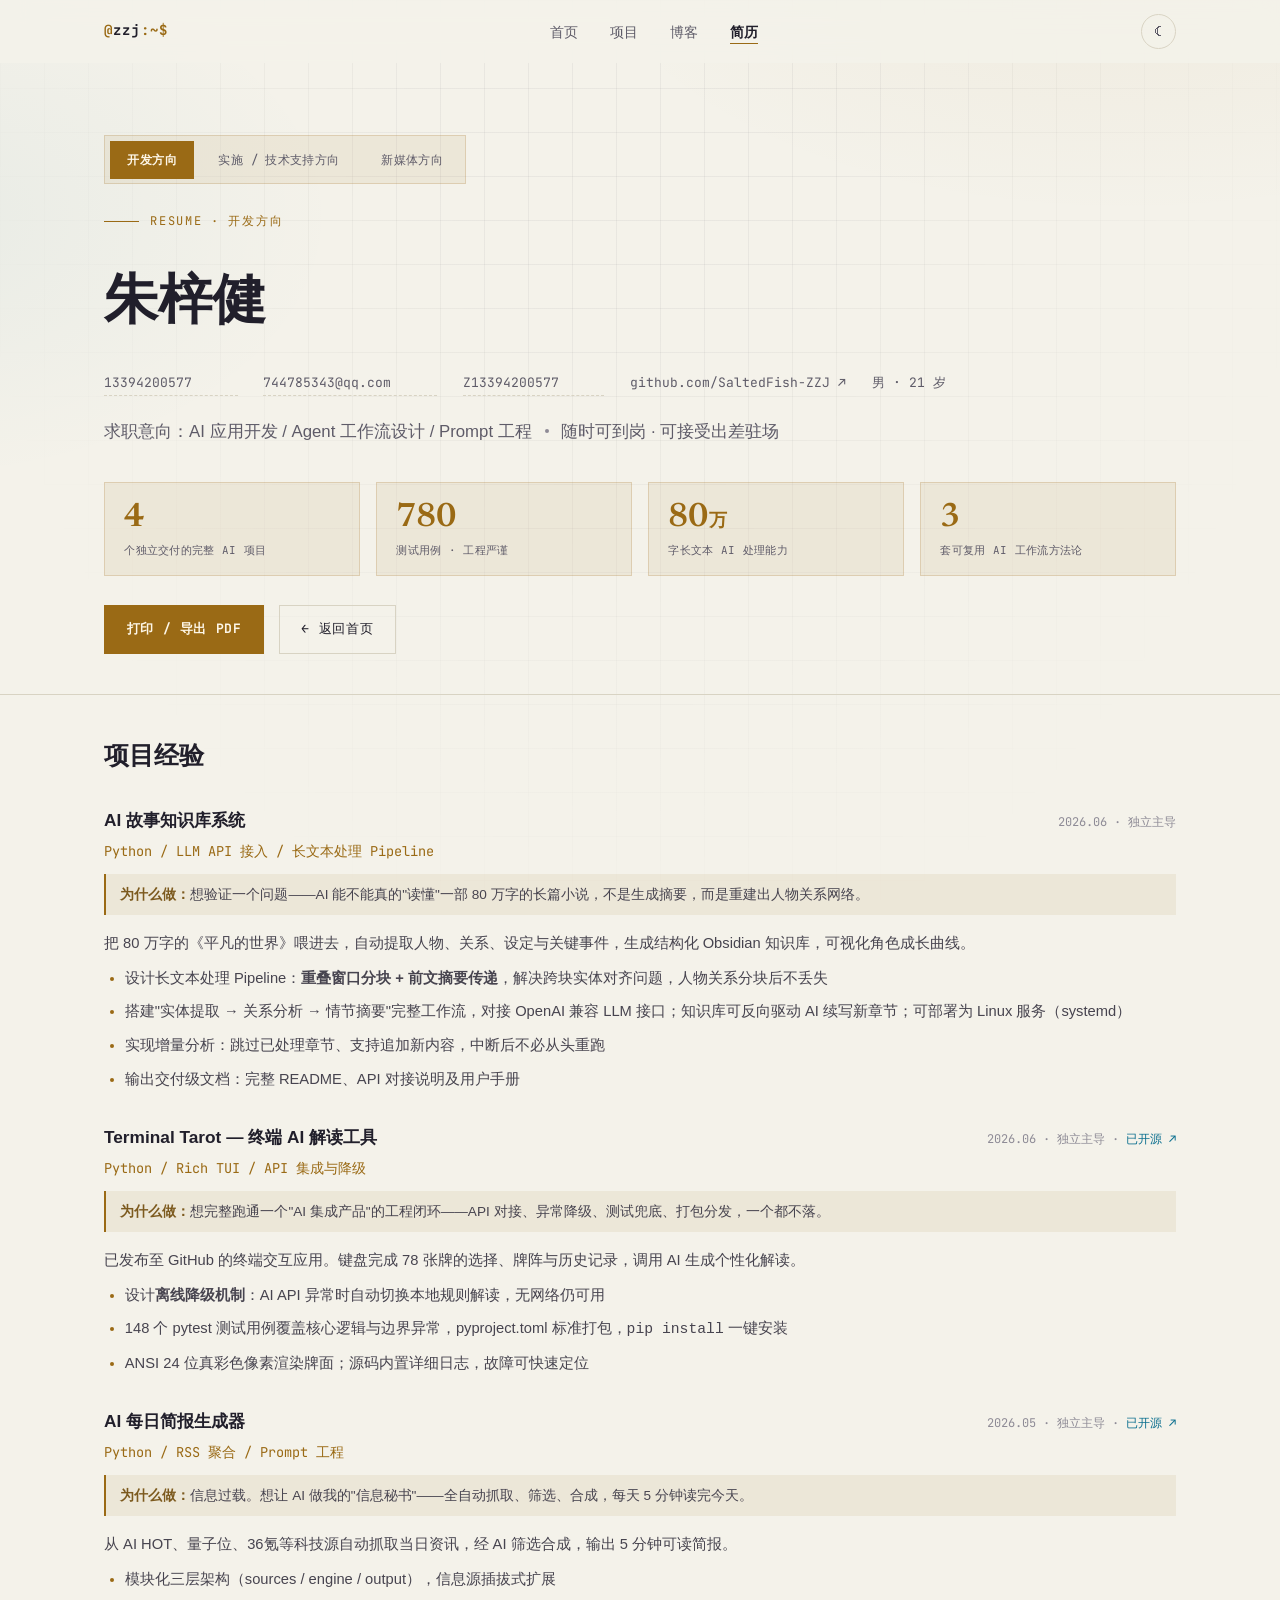
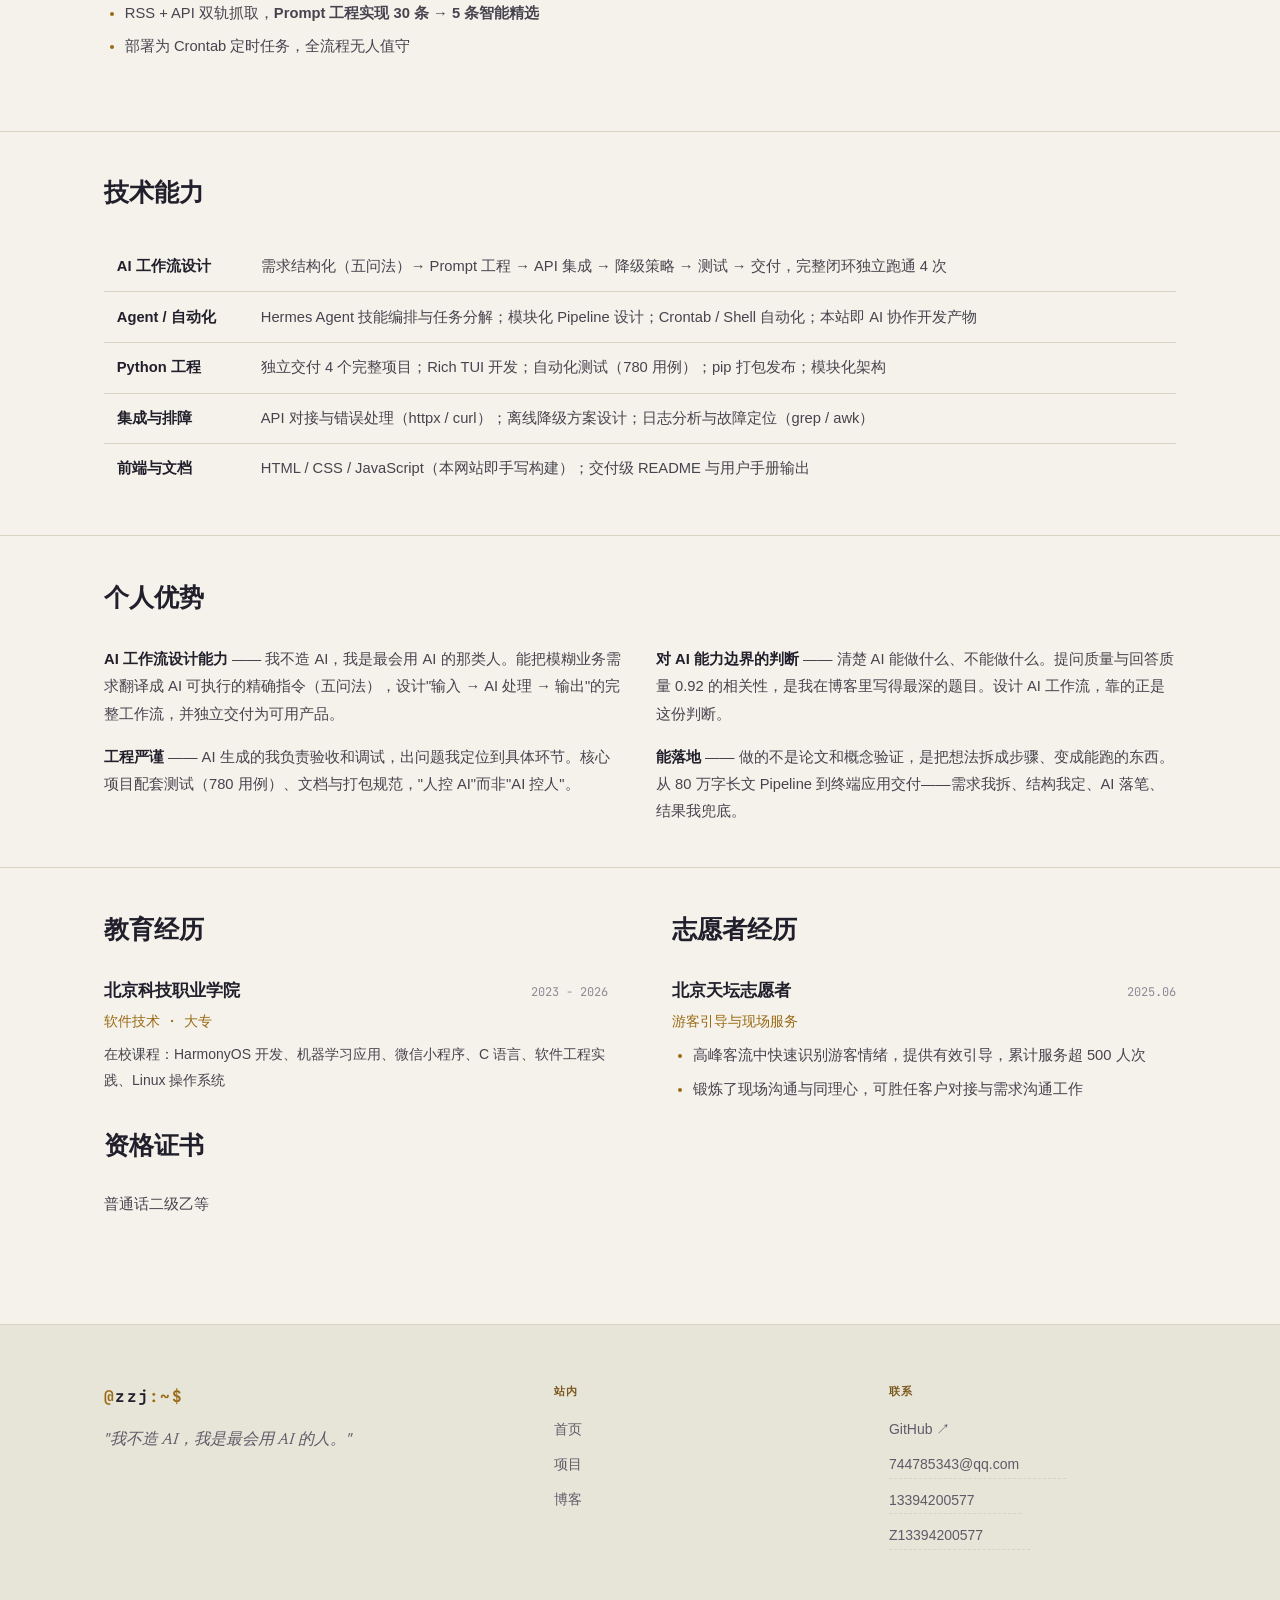
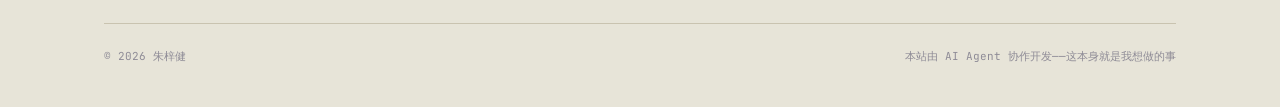
<file: resume.html>
<!DOCTYPE html>
<html lang="zh-CN">
<head>
<meta charset="UTF-8">
<meta name="viewport" content="width=device-width, initial-scale=1.0">
<title>简历 — 朱梓健</title>
<meta name="description" content="朱梓健的简历：软件技术专业，AI 应用开发 / Agent 工作流设计方向。4 个独立交付项目、780 个测试用例、80 万字长文本 AI 处理。">
<link rel="preconnect" href="https://fonts.googleapis.com">
<link rel="preconnect" href="https://fonts.gstatic.com" crossorigin>
<link href="https://fonts.googleapis.com/css2?family=Newsreader:ital,wght@0,500;0,600;1,400;1,500&family=JetBrains+Mono:wght@400;500;700&display=swap" rel="stylesheet">
<link rel="stylesheet" href="assets/style.css">
<script>
/* 主题启动：默认白天，记忆优先，?theme= 可强制预览（首屏渲染前执行，防闪烁） */
(function () {
  var t = null;
  try { t = localStorage.getItem("zzj-theme"); } catch (e) {}
  var q = new URLSearchParams(location.search).get("theme");
  document.documentElement.setAttribute("data-theme",
    (q === "light" || q === "dark") ? q : (t || "light"));
})();
</script>
</head>
<body data-page="resume">
<div id="progress"></div>

<nav class="nav">
  <div class="nav-inner">
    <a href="index.html" class="brand"><span class="at">@</span>zzj<span class="at">:~$</span></a>
    <ul class="nav-links">
      <li><a href="index.html" data-page="index">首页</a></li>
      <li><a href="projects.html" data-page="projects">项目</a></li>
      <li><a href="blog.html" data-page="blog">博客</a></li>
      <li><a href="resume.html" data-page="resume">简历</a></li>
    </ul>
    <button class="theme-toggle" id="theme-toggle" aria-label="切换黑白主题" title="切换黑白主题">
      <span class="icon i-moon">&#9790;</span><span class="icon i-sun">&#9728;</span>
    </button>
  </div>
</nav>

<header class="resume-head">
  <div class="container">
    <div class="resume-switch reveal">
      <a href="resume.html" class="active">开发方向</a>
      <a href="resume-support.html">实施 / 技术支持方向</a>
      <a href="resume-media.html">新媒体方向</a>
    </div>
    <p class="hero-eyebrow reveal">Resume · 开发方向</p>
    <h1 class="reveal" style="--d:.08s">朱梓健</h1>
    <div class="resume-contact reveal" style="--d:.16s">
      <button class="copy-btn" data-copy="13394200577" title="点击复制电话">13394200577</button>
      <button class="copy-btn" data-copy="744785343@qq.com" title="点击复制邮箱">744785343@qq.com</button>
      <button class="copy-btn" data-copy="Z13394200577" title="点击复制微信">Z13394200577</button>
      <a href="https://github.com/SaltedFish-ZZJ" target="_blank" rel="noopener">github.com/SaltedFish-ZZJ ↗</a>
      <span>男 · 21 岁</span>
    </div>
    <p class="hero-role reveal" style="--d:.24s">
      求职意向：AI 应用开发 / Agent 工作流设计 / Prompt 工程
      <span class="sep"></span>
      随时可到岗 · 可接受出差驻场
    </p>

    <div class="resume-highlights reveal" style="--d:.3s">
      <div class="hl-item"><span class="hl-num">4</span><span class="hl-label">个独立交付的完整 AI 项目</span></div>
      <div class="hl-item"><span class="hl-num">780</span><span class="hl-label">测试用例 · 工程严谨</span></div>
      <div class="hl-item"><span class="hl-num">80<em>万</em></span><span class="hl-label">字长文本 AI 处理能力</span></div>
      <div class="hl-item"><span class="hl-num">3</span><span class="hl-label">套可复用 AI 工作流方法论</span></div>
    </div>

    <div class="resume-bar reveal" style="--d:.36s">
      <button class="btn" onclick="window.print()">打印 / 导出 PDF</button>
      <a class="btn btn-ghost" href="index.html">← 返回首页</a>
    </div>
  </div>
</header>

<section class="resume-section">
  <div class="container">
    <h2 class="reveal">项目经验</h2>

    <div class="resume-item reveal">
      <div class="resume-item-head">
        <h3>AI 故事知识库系统</h3>
        <span class="when">2026.06 · 独立主导</span>
      </div>
      <p class="sub">Python / LLM API 接入 / 长文本处理 Pipeline</p>
      <p class="proj-why"><b>为什么做：</b>想验证一个问题——AI 能不能真的"读懂"一部 80 万字的长篇小说，不是生成摘要，而是重建出人物关系网络。</p>
      <p style="font-size:.92rem; color:var(--txt);">把 80 万字的《平凡的世界》喂进去，自动提取人物、关系、设定与关键事件，生成结构化 Obsidian 知识库，可视化角色成长曲线。</p>
      <ul>
        <li>设计长文本处理 Pipeline：<b>重叠窗口分块 + 前文摘要传递</b>，解决跨块实体对齐问题，人物关系分块后不丢失</li>
        <li>搭建"实体提取 → 关系分析 → 情节摘要"完整工作流，对接 OpenAI 兼容 LLM 接口；知识库可反向驱动 AI 续写新章节；可部署为 Linux 服务（systemd）</li>
        <li>实现增量分析：跳过已处理章节、支持追加新内容，中断后不必从头重跑</li>
        <li>输出交付级文档：完整 README、API 对接说明及用户手册</li>
      </ul>
    </div>

    <div class="resume-item reveal">
      <div class="resume-item-head">
        <h3>Terminal Tarot — 终端 AI 解读工具</h3>
        <span class="when">2026.06 · 独立主导 · <a href="https://github.com/SaltedFish-ZZJ/terminal-tarot" target="_blank" rel="noopener">已开源 ↗</a></span>
      </div>
      <p class="sub">Python / Rich TUI / API 集成与降级</p>
      <p class="proj-why"><b>为什么做：</b>想完整跑通一个"AI 集成产品"的工程闭环——API 对接、异常降级、测试兜底、打包分发，一个都不落。</p>
      <p style="font-size:.92rem; color:var(--txt);">已发布至 GitHub 的终端交互应用。键盘完成 78 张牌的选择、牌阵与历史记录，调用 AI 生成个性化解读。</p>
      <ul>
        <li>设计<b>离线降级机制</b>：AI API 异常时自动切换本地规则解读，无网络仍可用</li>
        <li>148 个 pytest 测试用例覆盖核心逻辑与边界异常，pyproject.toml 标准打包，<code>pip install</code> 一键安装</li>
        <li>ANSI 24 位真彩色像素渲染牌面；源码内置详细日志，故障可快速定位</li>
      </ul>
    </div>

    <div class="resume-item reveal">
      <div class="resume-item-head">
        <h3>AI 每日简报生成器</h3>
        <span class="when">2026.05 · 独立主导 · <a href="https://github.com/SaltedFish-ZZJ/newspaper-daily" target="_blank" rel="noopener">已开源 ↗</a></span>
      </div>
      <p class="sub">Python / RSS 聚合 / Prompt 工程</p>
      <p class="proj-why"><b>为什么做：</b>信息过载。想让 AI 做我的"信息秘书"——全自动抓取、筛选、合成，每天 5 分钟读完今天。</p>
      <p style="font-size:.92rem; color:var(--txt);">从 AI HOT、量子位、36氪等科技源自动抓取当日资讯，经 AI 筛选合成，输出 5 分钟可读简报。</p>
      <ul>
        <li>模块化三层架构（sources / engine / output），信息源插拔式扩展</li>
        <li>RSS + API 双轨抓取，<b>Prompt 工程实现 30 条 → 5 条智能精选</b></li>
        <li>部署为 Crontab 定时任务，全流程无人值守</li>
      </ul>
    </div>
  </div>
</section>

<section class="resume-section">
  <div class="container">
    <h2 class="reveal">技术能力</h2>
    <table class="reveal" style="width:100%; border-collapse:collapse; font-size:.92rem;">
      <tbody>
        <tr><td style="border-bottom:1px solid var(--line); padding:.7rem .8rem; font-weight:650; width:9rem;">AI 工作流设计</td><td style="border-bottom:1px solid var(--line); padding:.7rem .8rem; color:var(--txt);">需求结构化（五问法）→ Prompt 工程 → API 集成 → 降级策略 → 测试 → 交付，完整闭环独立跑通 4 次</td></tr>
        <tr><td style="border-bottom:1px solid var(--line); padding:.7rem .8rem; font-weight:650;">Agent / 自动化</td><td style="border-bottom:1px solid var(--line); padding:.7rem .8rem; color:var(--txt);">Hermes Agent 技能编排与任务分解；模块化 Pipeline 设计；Crontab / Shell 自动化；本站即 AI 协作开发产物</td></tr>
        <tr><td style="border-bottom:1px solid var(--line); padding:.7rem .8rem; font-weight:650;">Python 工程</td><td style="border-bottom:1px solid var(--line); padding:.7rem .8rem; color:var(--txt);">独立交付 4 个完整项目；Rich TUI 开发；自动化测试（780 用例）；pip 打包发布；模块化架构</td></tr>
        <tr><td style="border-bottom:1px solid var(--line); padding:.7rem .8rem; font-weight:650;">集成与排障</td><td style="border-bottom:1px solid var(--line); padding:.7rem .8rem; color:var(--txt);">API 对接与错误处理（httpx / curl）；离线降级方案设计；日志分析与故障定位（grep / awk）</td></tr>
        <tr><td style="padding:.7rem .8rem; font-weight:650;">前端与文档</td><td style="padding:.7rem .8rem; color:var(--txt);">HTML / CSS / JavaScript（本网站即手写构建）；交付级 README 与用户手册输出</td></tr>
      </tbody>
    </table>
  </div>
</section>

<section class="resume-section">
  <div class="container">
    <h2 class="reveal">个人优势</h2>
    <div class="adv-grid">
      <p class="adv reveal"><b>AI 工作流设计能力</b> —— 我不造 AI，我是最会用 AI 的那类人。能把模糊业务需求翻译成 AI 可执行的精确指令（五问法），设计"输入 → AI 处理 → 输出"的完整工作流，并独立交付为可用产品。</p>
      <p class="adv reveal" style="--d:.08s"><b>对 AI 能力边界的判断</b> —— 清楚 AI 能做什么、不能做什么。提问质量与回答质量 0.92 的相关性，是我在博客里写得最深的题目。设计 AI 工作流，靠的正是这份判断。</p>
      <p class="adv reveal" style="--d:.16s"><b>工程严谨</b> —— AI 生成的我负责验收和调试，出问题我定位到具体环节。核心项目配套测试（780 用例）、文档与打包规范，"人控 AI"而非"AI 控人"。</p>
      <p class="adv reveal" style="--d:.24s"><b>能落地</b> —— 做的不是论文和概念验证，是把想法拆成步骤、变成能跑的东西。从 80 万字长文 Pipeline 到终端应用交付——需求我拆、结构我定、AI 落笔、结果我兜底。</p>
    </div>
  </div>
</section>

<section class="resume-section">
  <div class="container">
    <div class="reveal" style="display:grid; grid-template-columns: 1fr 1fr; gap: 0 4rem;">
      <div>
        <h2 style="margin-bottom:1.2rem;">教育经历</h2>
        <div class="resume-item">
          <div class="resume-item-head">
            <h3>北京科技职业学院</h3>
            <span class="when">2023 - 2026</span>
          </div>
          <p class="sub">软件技术 · 大专</p>
          <p style="font-size:.875rem; color:var(--txt);">在校课程：HarmonyOS 开发、机器学习应用、微信小程序、C 语言、软件工程实践、Linux 操作系统</p>
        </div>
        <h2 style="margin: 2rem 0 1.2rem;">资格证书</h2>
        <p style="font-size:.92rem; color:var(--txt);">普通话二级乙等</p>
      </div>
      <div>
        <h2 style="margin-bottom:1.2rem;">志愿者经历</h2>
        <div class="resume-item">
          <div class="resume-item-head">
            <h3>北京天坛志愿者</h3>
            <span class="when">2025.06</span>
          </div>
          <p class="sub">游客引导与现场服务</p>
          <ul>
            <li>高峰客流中快速识别游客情绪，提供有效引导，累计服务超 500 人次</li>
            <li>锻炼了现场沟通与同理心，可胜任客户对接与需求沟通工作</li>
          </ul>
        </div>
      </div>
    </div>
  </div>
</section>

<footer class="footer">
  <div class="footer-inner">
    <div>
      <span class="brand"><span class="at">@</span>zzj<span class="at">:~$</span></span>
      <p class="footer-motto">"我不造 AI，我是最会用 AI 的人。"</p>
    </div>
    <div>
      <h5>站内</h5>
      <ul>
        <li><a href="index.html">首页</a></li>
        <li><a href="projects.html">项目</a></li>
        <li><a href="blog.html">博客</a></li>
      </ul>
    </div>
    <div>
      <h5>联系</h5>
      <ul>
        <li><a href="https://github.com/SaltedFish-ZZJ" target="_blank" rel="noopener">GitHub ↗</a></li>
        <li><button class="copy-btn" data-copy="744785343@qq.com" title="点击复制邮箱">744785343@qq.com</button></li>
        <li><button class="copy-btn" data-copy="13394200577" title="点击复制电话">13394200577</button></li>
                <li><button class="copy-btn" data-copy="Z13394200577" title="点击复制微信">Z13394200577</button></li>
              </ul>
    </div>
    <div class="footer-bottom" style="grid-column: 1 / -1;">
      <span>© <span id="year">2026</span> 朱梓健</span>
      <span>本站由 AI Agent 协作开发——这本身就是我想做的事</span>
    </div>
  </div>
</footer>

<button id="to-top" aria-label="返回顶部">↑</button>
<script src="assets/main.js"></script>
</body>
</html>
</file>
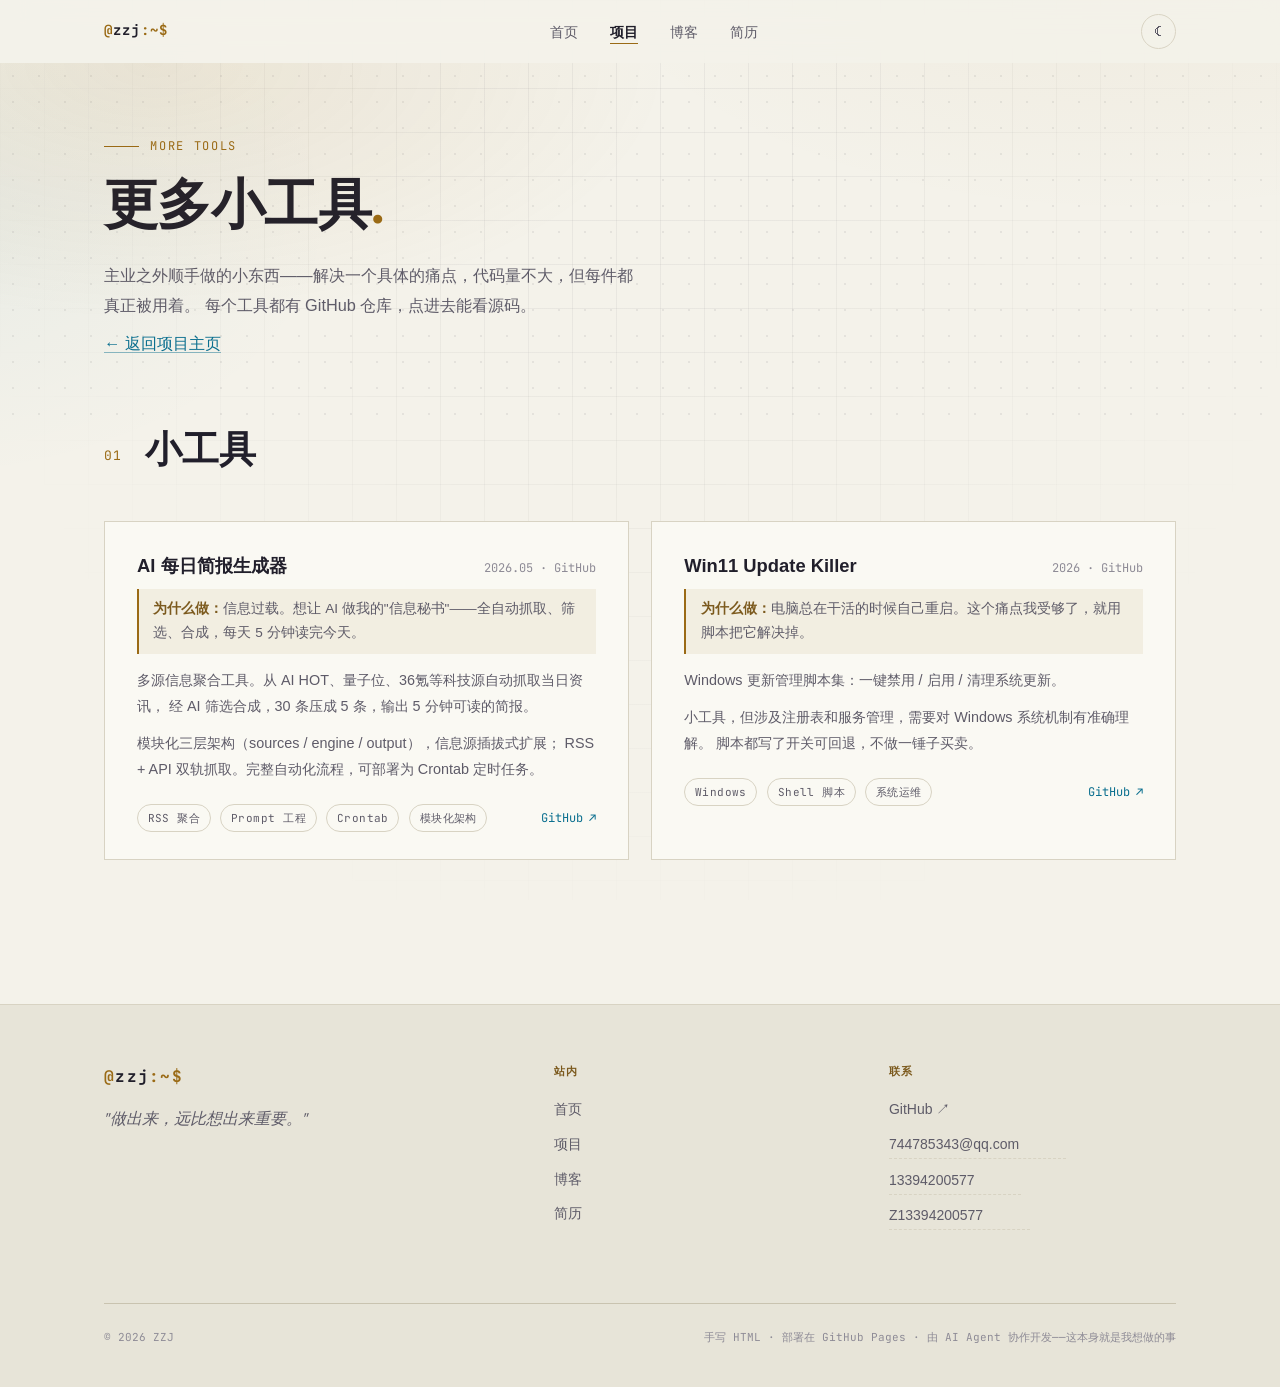
<file: tools.html>
<!DOCTYPE html>
<html lang="zh-CN">
<head>
<meta charset="UTF-8">
<meta name="viewport" content="width=device-width, initial-scale=1.0">
<title>更多小工具 — ZZJ</title>
<meta name="description" content="ZZJ的更多小工具：AI 每日简报生成器、Win11 Update Killer 等实用小工具。">
<link rel="preconnect" href="https://fonts.googleapis.com">
<link rel="preconnect" href="https://fonts.gstatic.com" crossorigin>
<link href="https://fonts.googleapis.com/css2?family=Newsreader:ital,wght@0,500;0,600;1,400;1,500&family=JetBrains+Mono:wght@400;500;700&display=swap" rel="stylesheet">
<link rel="stylesheet" href="assets/style.css">
<script>
/* 主题启动：默认白天，记忆优先，?theme= 可强制预览（首屏渲染前执行，防闪烁） */
(function () {
  var t = null;
  try { t = localStorage.getItem("zzj-theme"); } catch (e) {}
  var q = new URLSearchParams(location.search).get("theme");
  document.documentElement.setAttribute("data-theme",
    (q === "light" || q === "dark") ? q : (t || "light"));
})();
</script>
</head>
<body data-page="projects">
<div id="progress"></div>

<nav class="nav">
  <div class="nav-inner">
    <a href="index.html" class="brand"><span class="at">@</span>zzj<span class="at">:~$</span></a>
    <ul class="nav-links">
      <li><a href="index.html" data-page="index">首页</a></li>
      <li><a href="projects.html" data-page="projects">项目</a></li>
      <li><a href="blog.html" data-page="blog">博客</a></li>
      <li><a href="resume.html" data-page="resume">简历</a></li>
    </ul>
    <button class="theme-toggle" id="theme-toggle" aria-label="切换黑白主题" title="切换黑白主题">
      <span class="icon i-moon">&#9790;</span><span class="icon i-sun">&#9728;</span>
    </button>
  </div>
</nav>

<header class="hero page-head">
  <div class="container">
    <p class="hero-eyebrow">More Tools</p>
    <h1>更多小工具<span class="accent-dot">.</span></h1>
    <p class="hero-bio">
      主业之外顺手做的小东西——解决一个具体的痛点，代码量不大，但每件都真正被用着。
      每个工具都有 GitHub 仓库，点进去能看源码。
    </p>
    <p class="hero-bio" style="margin-top:.5rem">
      <a class="inline-link" href="projects.html">&larr; 返回项目主页</a>
    </p>
  </div>
</header>

<section class="section flush">
  <div class="container">
    <div class="sec-head reveal">
      <span class="sec-num">01</span>
      <h2 class="sec-title">小工具</h2>
    </div>
    <div class="proj-grid">

      <div class="proj reveal" id="daily" style="--d:.05s">
        <div class="proj-top"><h3><a href="https://github.com/SaltedFish-ZZJ/newspaper-daily" target="_blank" rel="noopener">AI 每日简报生成器</a></h3><span class="proj-num">2026.05 · GitHub</span></div>
        <p class="proj-why"><b>为什么做：</b>信息过载。想让 AI 做我的"信息秘书"——全自动抓取、筛选、合成，每天 5 分钟读完今天。</p>
        <p class="proj-desc">
          多源信息聚合工具。从 AI HOT、量子位、36氪等科技源自动抓取当日资讯，
          经 AI 筛选合成，30 条压成 5 条，输出 5 分钟可读的简报。
        </p>
        <p class="proj-desc">
          模块化三层架构（sources / engine / output），信息源插拔式扩展；
          RSS + API 双轨抓取。完整自动化流程，可部署为 Crontab 定时任务。
        </p>
        <div class="proj-foot">
          <span class="tag">RSS 聚合</span><span class="tag">Prompt 工程</span><span class="tag">Crontab</span><span class="tag">模块化架构</span>
          <a class="proj-link" href="https://github.com/SaltedFish-ZZJ/newspaper-daily" target="_blank" rel="noopener">GitHub <span class="arr">↗</span></a>
        </div>
      </div>

      <div class="proj reveal" style="--d:.15s">
        <div class="proj-top"><h3><a href="https://github.com/SaltedFish-ZZJ/win11-update-killer" target="_blank" rel="noopener">Win11 Update Killer</a></h3><span class="proj-num">2026 · GitHub</span></div>
        <p class="proj-why"><b>为什么做：</b>电脑总在干活的时候自己重启。这个痛点我受够了，就用脚本把它解决掉。</p>
        <p class="proj-desc">
          Windows 更新管理脚本集：一键禁用 / 启用 / 清理系统更新。
        </p>
        <p class="proj-desc">
          小工具，但涉及注册表和服务管理，需要对 Windows 系统机制有准确理解。
          脚本都写了开关可回退，不做一锤子买卖。
        </p>
        <div class="proj-foot">
          <span class="tag">Windows</span><span class="tag">Shell 脚本</span><span class="tag">系统运维</span>
          <a class="proj-link" href="https://github.com/SaltedFish-ZZJ/win11-update-killer" target="_blank" rel="noopener">GitHub <span class="arr">↗</span></a>
        </div>
      </div>

    </div>
  </div>
</section>

<footer class="footer">
  <div class="footer-inner">
    <div>
      <span class="brand"><span class="at">@</span>zzj<span class="at">:~$</span></span>
      <p class="footer-motto">"做出来，远比想出来重要。"</p>
    </div>
    <div>
      <h5>站内</h5>
      <ul>
        <li><a href="index.html">首页</a></li>
        <li><a href="projects.html">项目</a></li>
        <li><a href="blog.html">博客</a></li>
        <li><a href="resume.html">简历</a></li>
      </ul>
    </div>
    <div>
      <h5>联系</h5>
      <ul>
        <li><a href="https://github.com/SaltedFish-ZZJ" target="_blank" rel="noopener">GitHub ↗</a></li>
        <li><button class="copy-btn" data-copy="744785343@qq.com" title="点击复制邮箱">744785343@qq.com</button></li>
        <li><button class="copy-btn" data-copy="13394200577" title="点击复制电话">13394200577</button></li>
        <li><button class="copy-btn" data-copy="Z13394200577" title="点击复制微信">Z13394200577</button></li>
      </ul>
    </div>
    <div class="footer-bottom" style="grid-column: 1 / -1;">
      <span>© <span id="year">2026</span> ZZJ</span>
      <span>手写 HTML · 部署在 GitHub Pages · 由 AI Agent 协作开发——这本身就是我想做的事</span>
    </div>
  </div>
</footer>

<button id="to-top" aria-label="返回顶部">↑</button>
<script src="assets/main.js"></script>
</body>
</html>
</file>
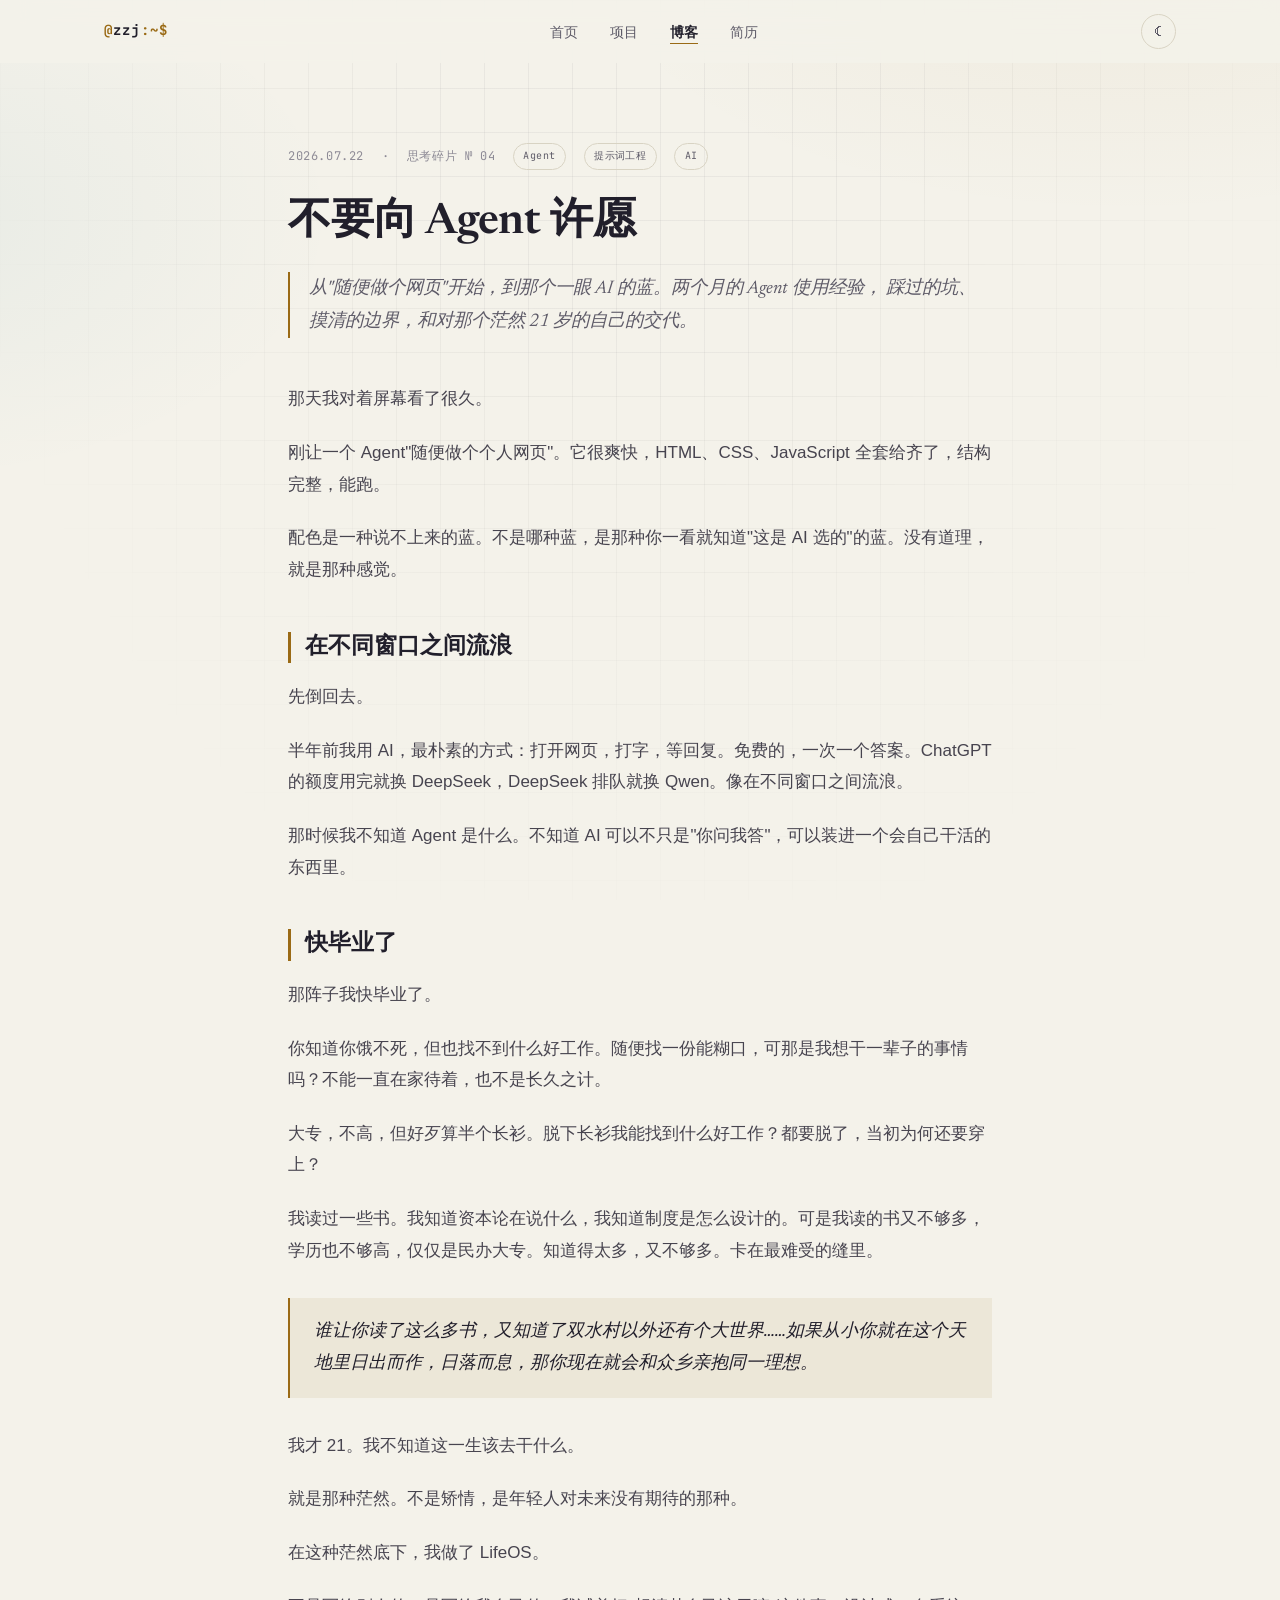
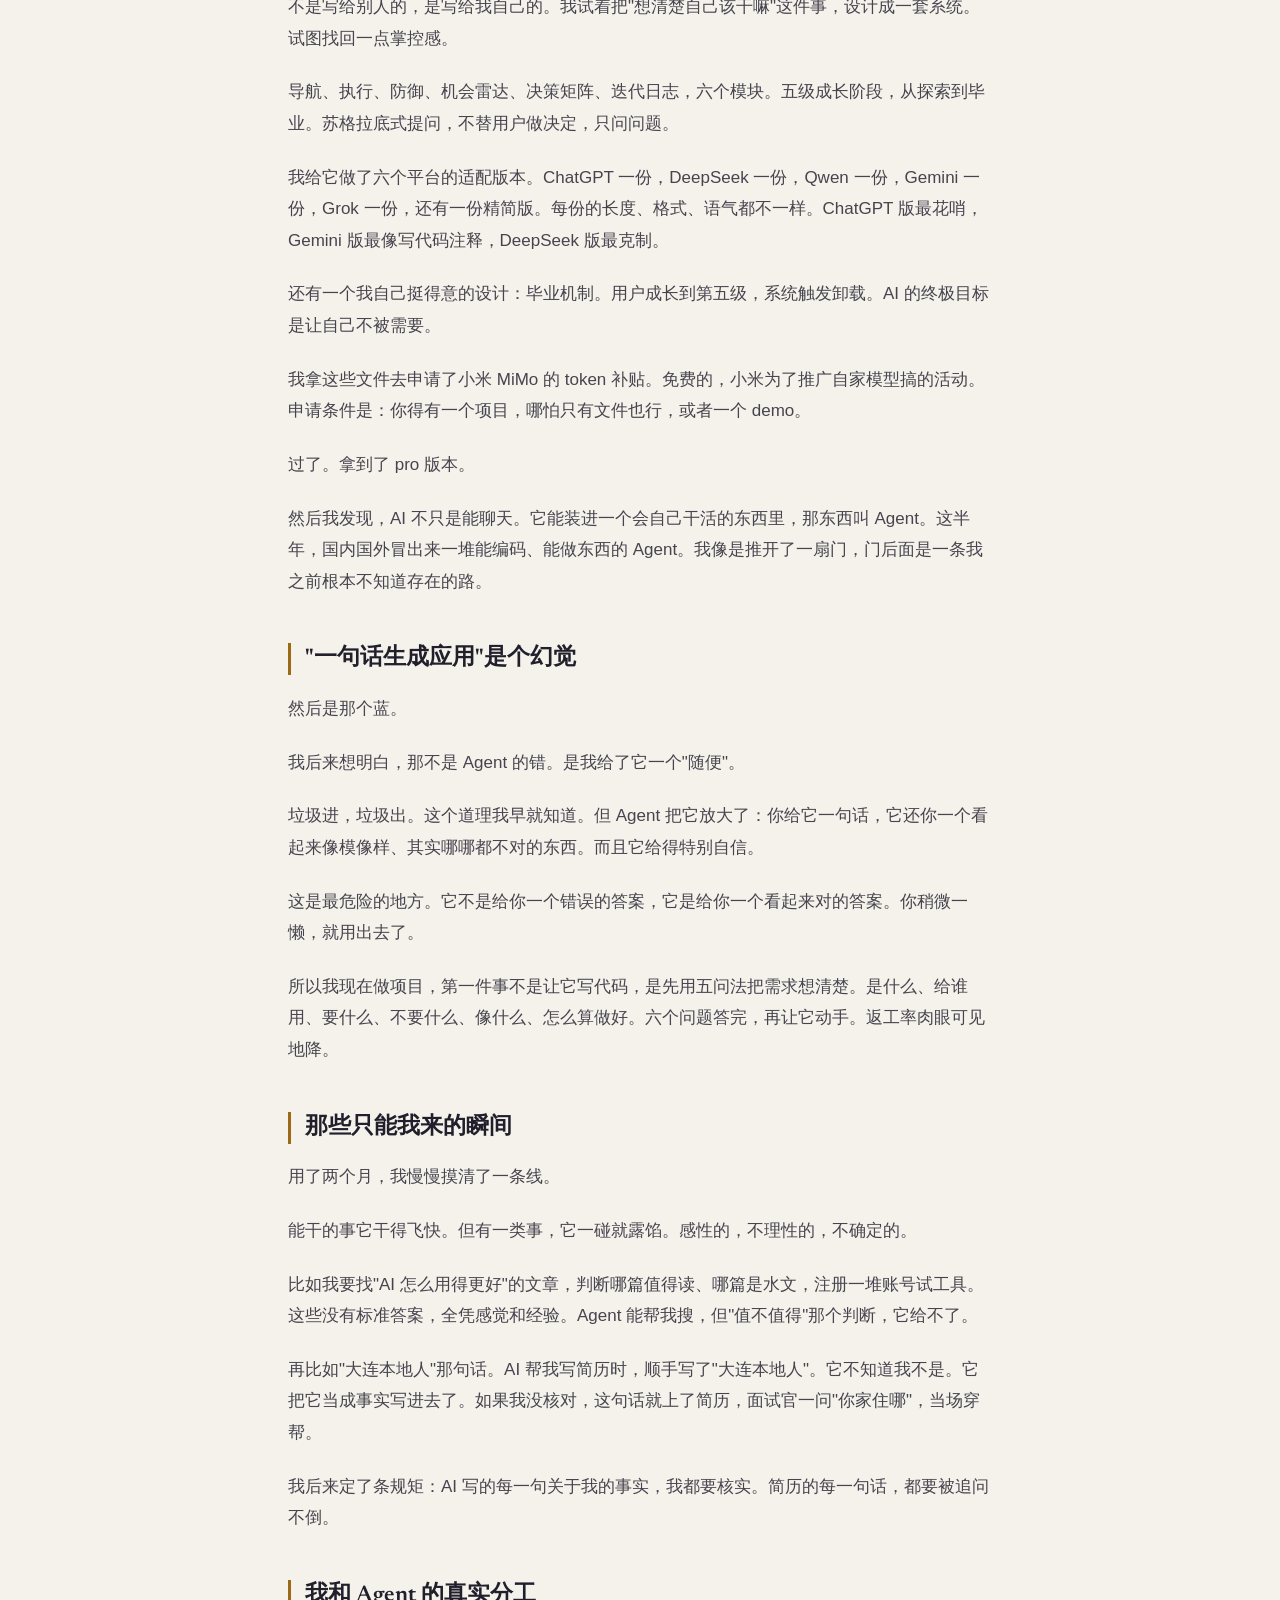
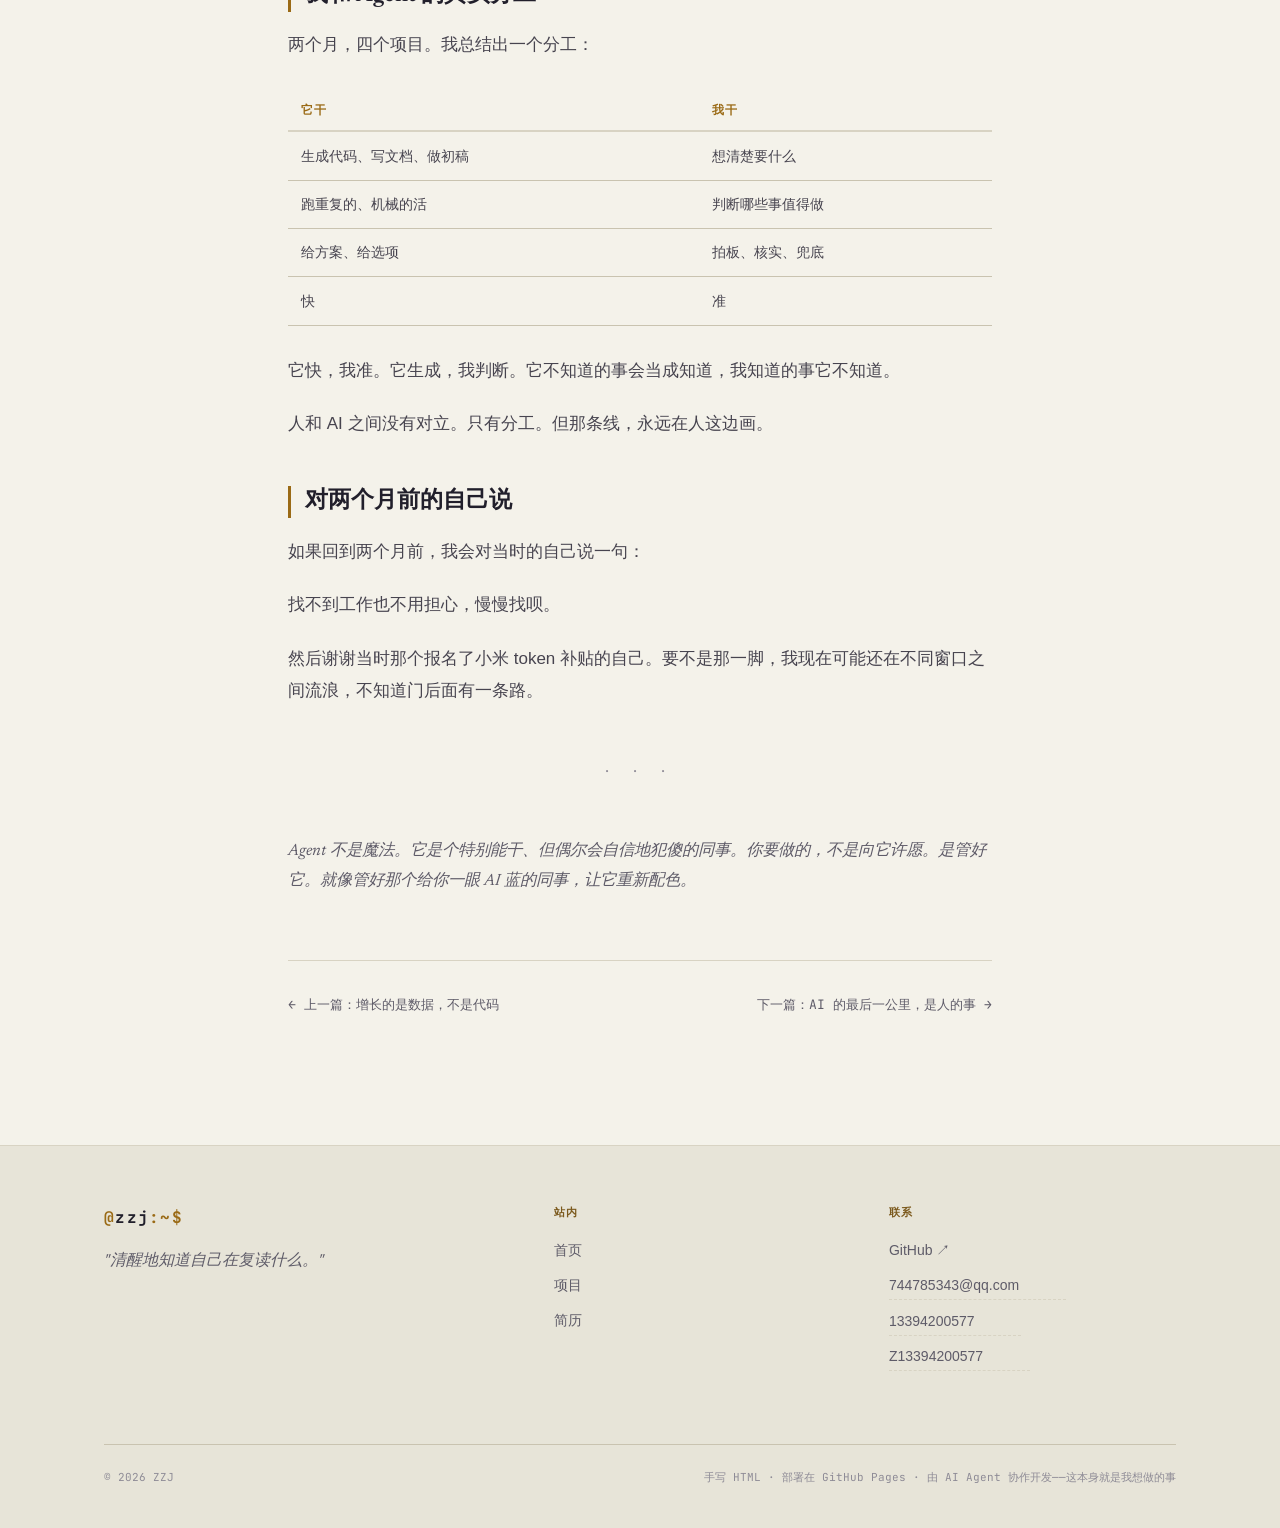
<file: blog/agent-no-wish.html>
<!DOCTYPE html>
<html lang="zh-CN">
<head>
<meta charset="UTF-8">
<meta name="viewport" content="width=device-width, initial-scale=1.0">
<title>不要向 Agent 许愿 — ZZJ</title>
<meta name="description" content="两个月的 Agent 使用经验。从"随便做个网页"的荧光蓝开始，到 LifeOS 提示词系统，到找到和 AI 的真实分工。">
<link rel="preconnect" href="https://fonts.googleapis.com">
<link rel="preconnect" href="https://fonts.gstatic.com" crossorigin>
<link href="https://fonts.googleapis.com/css2?family=Newsreader:ital,wght@0,500;0,600;1,400;1,500&family=JetBrains+Mono:wght@400;500;700&display=swap" rel="stylesheet">
<link rel="stylesheet" href="../assets/style.css">
<script>
/* 主题启动：默认白天，记忆优先，?theme= 可强制预览（首屏渲染前执行，防闪烁） */
(function () {
  var t = null;
  try { t = localStorage.getItem("zzj-theme"); } catch (e) {}
  var q = new URLSearchParams(location.search).get("theme");
  document.documentElement.setAttribute("data-theme",
    (q === "light" || q === "dark") ? q : (t || "light"));
})();
</script>
</head>
<body data-page="blog">
<div id="progress"></div>

<nav class="nav">
  <div class="nav-inner">
    <a href="../index.html" class="brand"><span class="at">@</span>zzj<span class="at">:~$</span></a>
    <ul class="nav-links">
      <li><a href="../index.html" data-page="index">首页</a></li>
      <li><a href="../projects.html" data-page="projects">项目</a></li>
      <li><a href="../blog.html" data-page="blog">博客</a></li>
      <li><a href="../resume.html" data-page="resume">简历</a></li>
    </ul>
    <button class="theme-toggle" id="theme-toggle" aria-label="切换黑白主题" title="切换黑白主题">
      <span class="icon i-moon">&#9790;</span><span class="icon i-sun">&#9728;</span>
    </button>
  </div>
</nav>

<article class="post-page">
  <div class="container">
    <div class="post-wrap">
      <div class="post-meta reveal">
        <span>2026.07.22</span>
        <span>·</span>
        <span>思考碎片 № 04</span>
        <span class="tag">Agent</span>
        <span class="tag">提示词工程</span>
        <span class="tag">AI</span>
      </div>
      <h1 class="reveal" style="--d:.08s">不要向 Agent 许愿</h1>
      <p class="post-lede reveal" style="--d:.16s">
        从"随便做个网页"开始，到那个一眼 AI 的蓝。两个月的 Agent 使用经验，
        踩过的坑、摸清的边界，和对那个茫然 21 岁的自己的交代。
      </p>

      <div class="post-body">

        <p class="reveal">那天我对着屏幕看了很久。</p>

        <p class="reveal">刚让一个 Agent"随便做个个人网页"。它很爽快，HTML、CSS、JavaScript 全套给齐了，结构完整，能跑。</p>

        <p class="reveal">配色是一种说不上来的蓝。不是哪种蓝，是那种你一看就知道"这是 AI 选的"的蓝。没有道理，就是那种感觉。</p>

        <h2 class="reveal">在不同窗口之间流浪</h2>

        <p class="reveal">先倒回去。</p>

        <p class="reveal">半年前我用 AI，最朴素的方式：打开网页，打字，等回复。免费的，一次一个答案。ChatGPT 的额度用完就换 DeepSeek，DeepSeek 排队就换 Qwen。像在不同窗口之间流浪。</p>

        <p class="reveal">那时候我不知道 Agent 是什么。不知道 AI 可以不只是"你问我答"，可以装进一个会自己干活的东西里。</p>

        <h2 class="reveal">快毕业了</h2>

        <p class="reveal">那阵子我快毕业了。</p>

        <p class="reveal">你知道你饿不死，但也找不到什么好工作。随便找一份能糊口，可那是我想干一辈子的事情吗？不能一直在家待着，也不是长久之计。</p>

        <p class="reveal">大专，不高，但好歹算半个长衫。脱下长衫我能找到什么好工作？都要脱了，当初为何还要穿上？</p>

        <p class="reveal">我读过一些书。我知道资本论在说什么，我知道制度是怎么设计的。可是我读的书又不够多，学历也不够高，仅仅是民办大专。知道得太多，又不够多。卡在最难受的缝里。</p>

        <blockquote class="reveal">
          <p>谁让你读了这么多书，又知道了双水村以外还有个大世界……如果从小你就在这个天地里日出而作，日落而息，那你现在就会和众乡亲抱同一理想。</p>
        </blockquote>

        <p class="reveal">我才 21。我不知道这一生该去干什么。</p>

        <p class="reveal">就是那种茫然。不是矫情，是年轻人对未来没有期待的那种。</p>

        <p class="reveal">在这种茫然底下，我做了 LifeOS。</p>

        <p class="reveal">不是写给别人的，是写给我自己的。我试着把"想清楚自己该干嘛"这件事，设计成一套系统。试图找回一点掌控感。</p>

        <p class="reveal">导航、执行、防御、机会雷达、决策矩阵、迭代日志，六个模块。五级成长阶段，从探索到毕业。苏格拉底式提问，不替用户做决定，只问问题。</p>

        <p class="reveal">我给它做了六个平台的适配版本。ChatGPT 一份，DeepSeek 一份，Qwen 一份，Gemini 一份，Grok 一份，还有一份精简版。每份的长度、格式、语气都不一样。ChatGPT 版最花哨，Gemini 版最像写代码注释，DeepSeek 版最克制。</p>

        <p class="reveal">还有一个我自己挺得意的设计：毕业机制。用户成长到第五级，系统触发卸载。AI 的终极目标是让自己不被需要。</p>

        <p class="reveal">我拿这些文件去申请了小米 MiMo 的 token 补贴。免费的，小米为了推广自家模型搞的活动。申请条件是：你得有一个项目，哪怕只有文件也行，或者一个 demo。</p>

        <p class="reveal">过了。拿到了 pro 版本。</p>

        <p class="reveal">然后我发现，AI 不只是能聊天。它能装进一个会自己干活的东西里，那东西叫 Agent。这半年，国内国外冒出来一堆能编码、能做东西的 Agent。我像是推开了一扇门，门后面是一条我之前根本不知道存在的路。</p>

        <h2 class="reveal">"一句话生成应用"是个幻觉</h2>

        <p class="reveal">然后是那个蓝。</p>

        <p class="reveal">我后来想明白，那不是 Agent 的错。是我给了它一个"随便"。</p>

        <p class="reveal">垃圾进，垃圾出。这个道理我早就知道。但 Agent 把它放大了：你给它一句话，它还你一个看起来像模像样、其实哪哪都不对的东西。而且它给得特别自信。</p>

        <p class="reveal">这是最危险的地方。它不是给你一个错误的答案，它是给你一个看起来对的答案。你稍微一懒，就用出去了。</p>

        <p class="reveal">所以我现在做项目，第一件事不是让它写代码，是先用五问法把需求想清楚。是什么、给谁用、要什么、不要什么、像什么、怎么算做好。六个问题答完，再让它动手。返工率肉眼可见地降。</p>

        <h2 class="reveal">那些只能我来的瞬间</h2>

        <p class="reveal">用了两个月，我慢慢摸清了一条线。</p>

        <p class="reveal">能干的事它干得飞快。但有一类事，它一碰就露馅。感性的，不理性的，不确定的。</p>

        <p class="reveal">比如我要找"AI 怎么用得更好"的文章，判断哪篇值得读、哪篇是水文，注册一堆账号试工具。这些没有标准答案，全凭感觉和经验。Agent 能帮我搜，但"值不值得"那个判断，它给不了。</p>

        <p class="reveal">再比如"大连本地人"那句话。AI 帮我写简历时，顺手写了"大连本地人"。它不知道我不是。它把它当成事实写进去了。如果我没核对，这句话就上了简历，面试官一问"你家住哪"，当场穿帮。</p>

        <p class="reveal">我后来定了条规矩：AI 写的每一句关于我的事实，我都要核实。简历的每一句话，都要被追问不倒。</p>

        <h2 class="reveal">我和 Agent 的真实分工</h2>

        <p class="reveal">两个月，四个项目。我总结出一个分工：</p>

        <table class="reveal">
          <thead><tr><th>它干</th><th>我干</th></tr></thead>
          <tbody>
            <tr><td>生成代码、写文档、做初稿</td><td>想清楚要什么</td></tr>
            <tr><td>跑重复的、机械的活</td><td>判断哪些事值得做</td></tr>
            <tr><td>给方案、给选项</td><td>拍板、核实、兜底</td></tr>
            <tr><td>快</td><td>准</td></tr>
          </tbody>
        </table>

        <p class="reveal">它快，我准。它生成，我判断。它不知道的事会当成知道，我知道的事它不知道。</p>

        <p class="reveal">人和 AI 之间没有对立。只有分工。但那条线，永远在人这边画。</p>

        <h2 class="reveal">对两个月前的自己说</h2>

        <p class="reveal">如果回到两个月前，我会对当时的自己说一句：</p>

        <p class="reveal">找不到工作也不用担心，慢慢找呗。</p>

        <p class="reveal">然后谢谢当时那个报名了小米 token 补贴的自己。要不是那一脚，我现在可能还在不同窗口之间流浪，不知道门后面有一条路。</p>

        <hr class="reveal">

        <p class="reveal em-note">Agent 不是魔法。它是个特别能干、但偶尔会自信地犯傻的同事。你要做的，不是向它许愿。是管好它。就像管好那个给你一眼 AI 蓝的同事，让它重新配色。</p>

      </div>

      <nav class="post-nav reveal">
        <a href="dna.html">← 上一篇：增长的是数据，不是代码</a>
        <a href="last-mile.html">下一篇：AI 的最后一公里，是人的事 →</a>
      </nav>
    </div>
  </div>
</article>

<footer class="footer">
  <div class="footer-inner">
    <div>
      <span class="brand"><span class="at">@</span>zzj<span class="at">:~$</span></span>
      <p class="footer-motto">"清醒地知道自己在复读什么。"</p>
    </div>
    <div>
      <h5>站内</h5>
      <ul>
        <li><a href="../index.html">首页</a></li>
        <li><a href="../projects.html">项目</a></li>
        <li><a href="../resume.html">简历</a></li>
      </ul>
    </div>
    <div>
      <h5>联系</h5>
      <ul>
        <li><a href="https://github.com/SaltedFish-ZZJ" target="_blank" rel="noopener">GitHub ↗</a></li>
        <li><button class="copy-btn" data-copy="744785343@qq.com" title="点击复制邮箱">744785343@qq.com</button></li>
        <li><button class="copy-btn" data-copy="13394200577" title="点击复制电话">13394200577</button></li>
        <li><button class="copy-btn" data-copy="Z13394200577" title="点击复制微信">Z13394200577</button></li>
      </ul>
    </div>
    <div class="footer-bottom" style="grid-column: 1 / -1;">
      <span>© <span id="year">2026</span> ZZJ</span>
      <span>手写 HTML · 部署在 GitHub Pages · 由 AI Agent 协作开发——这本身就是我想做的事</span>
    </div>
  </div>
</footer>

<button id="to-top" aria-label="返回顶部">↑</button>
<script src="../assets/main.js"></script>
</body>
</html>
</file>
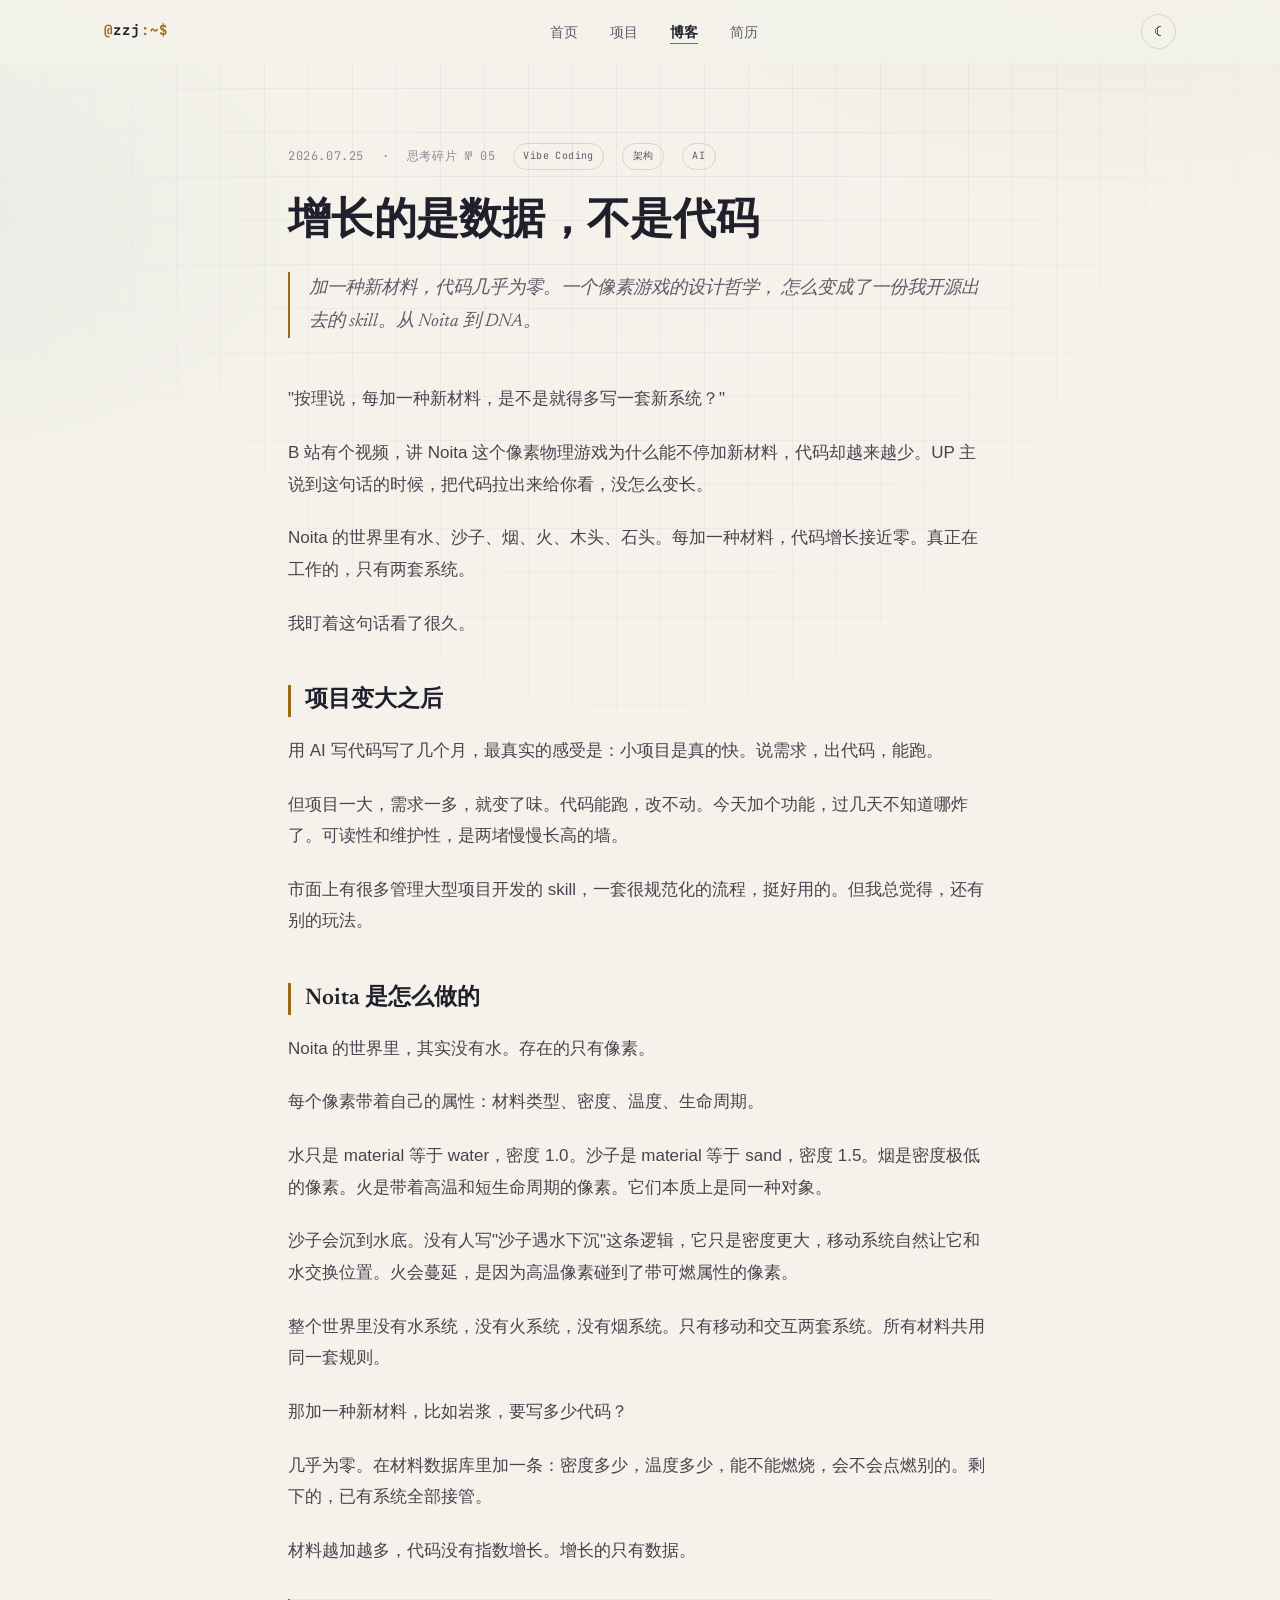
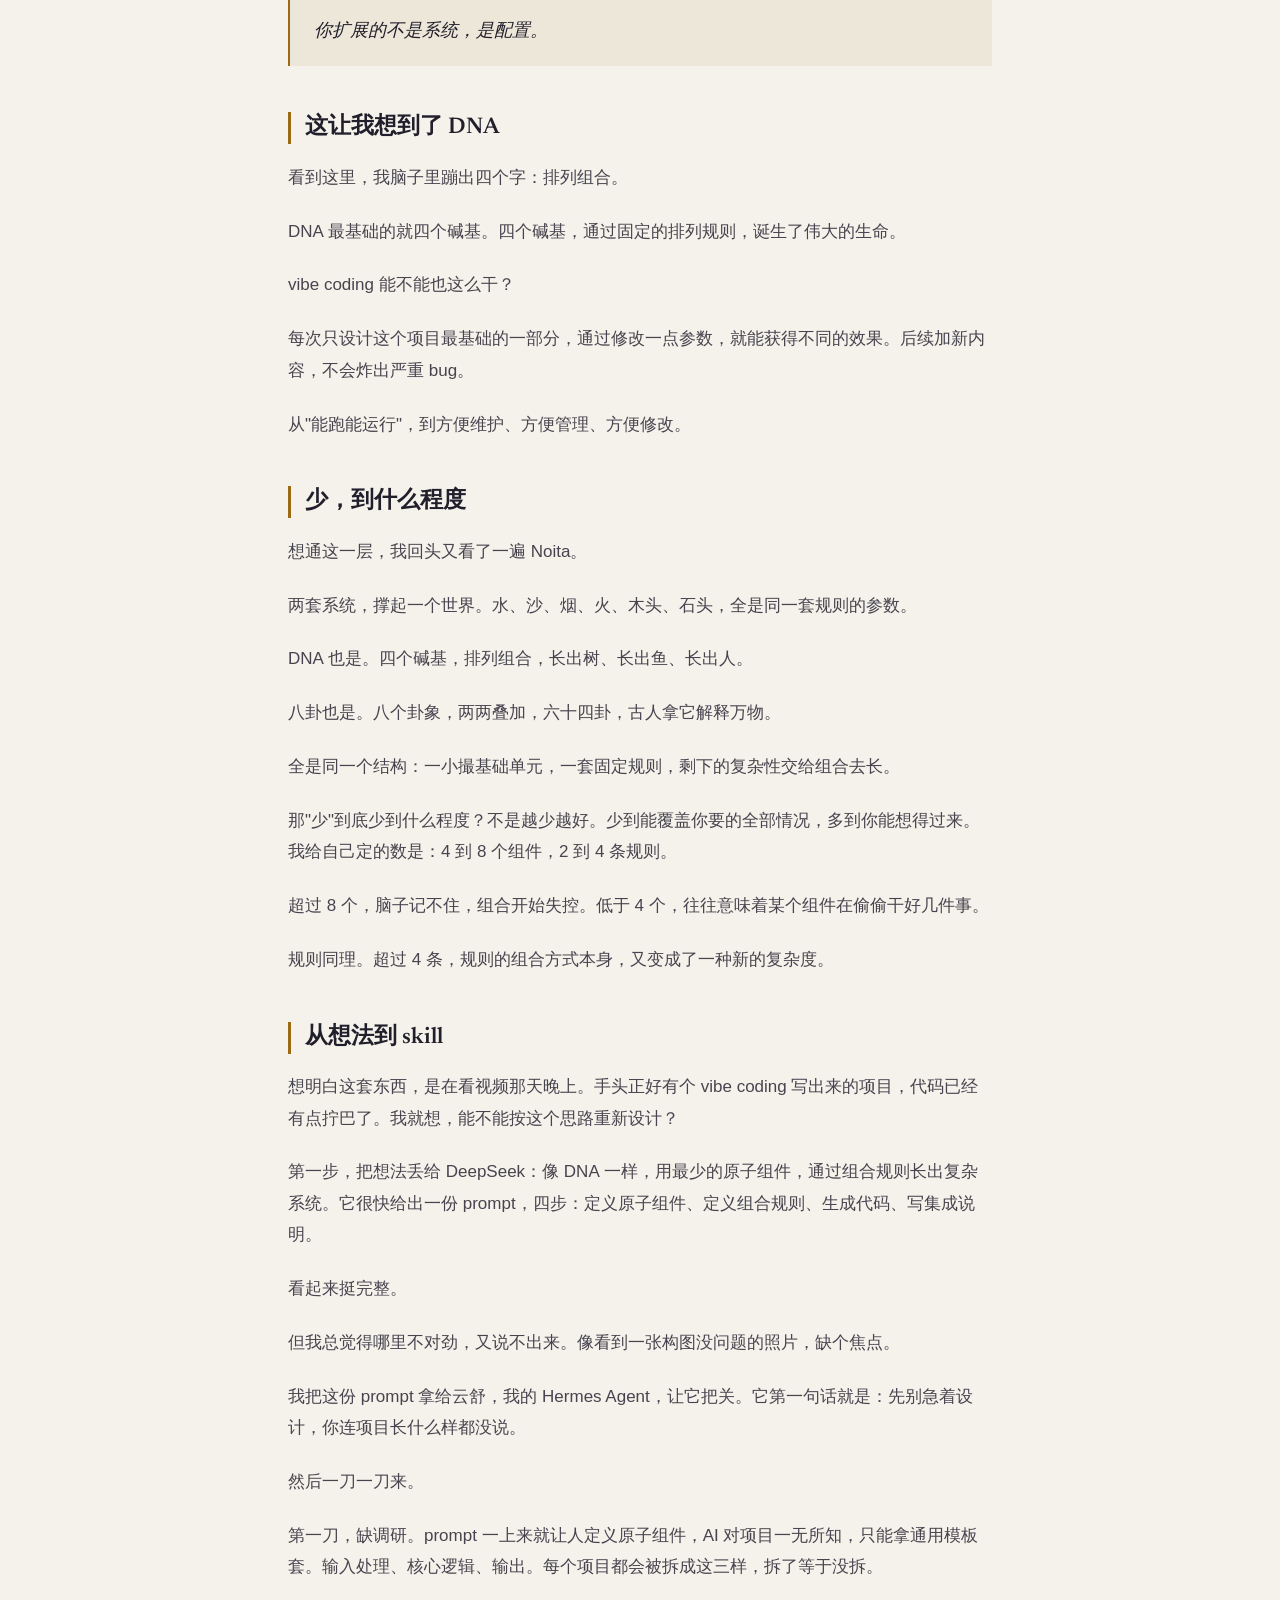
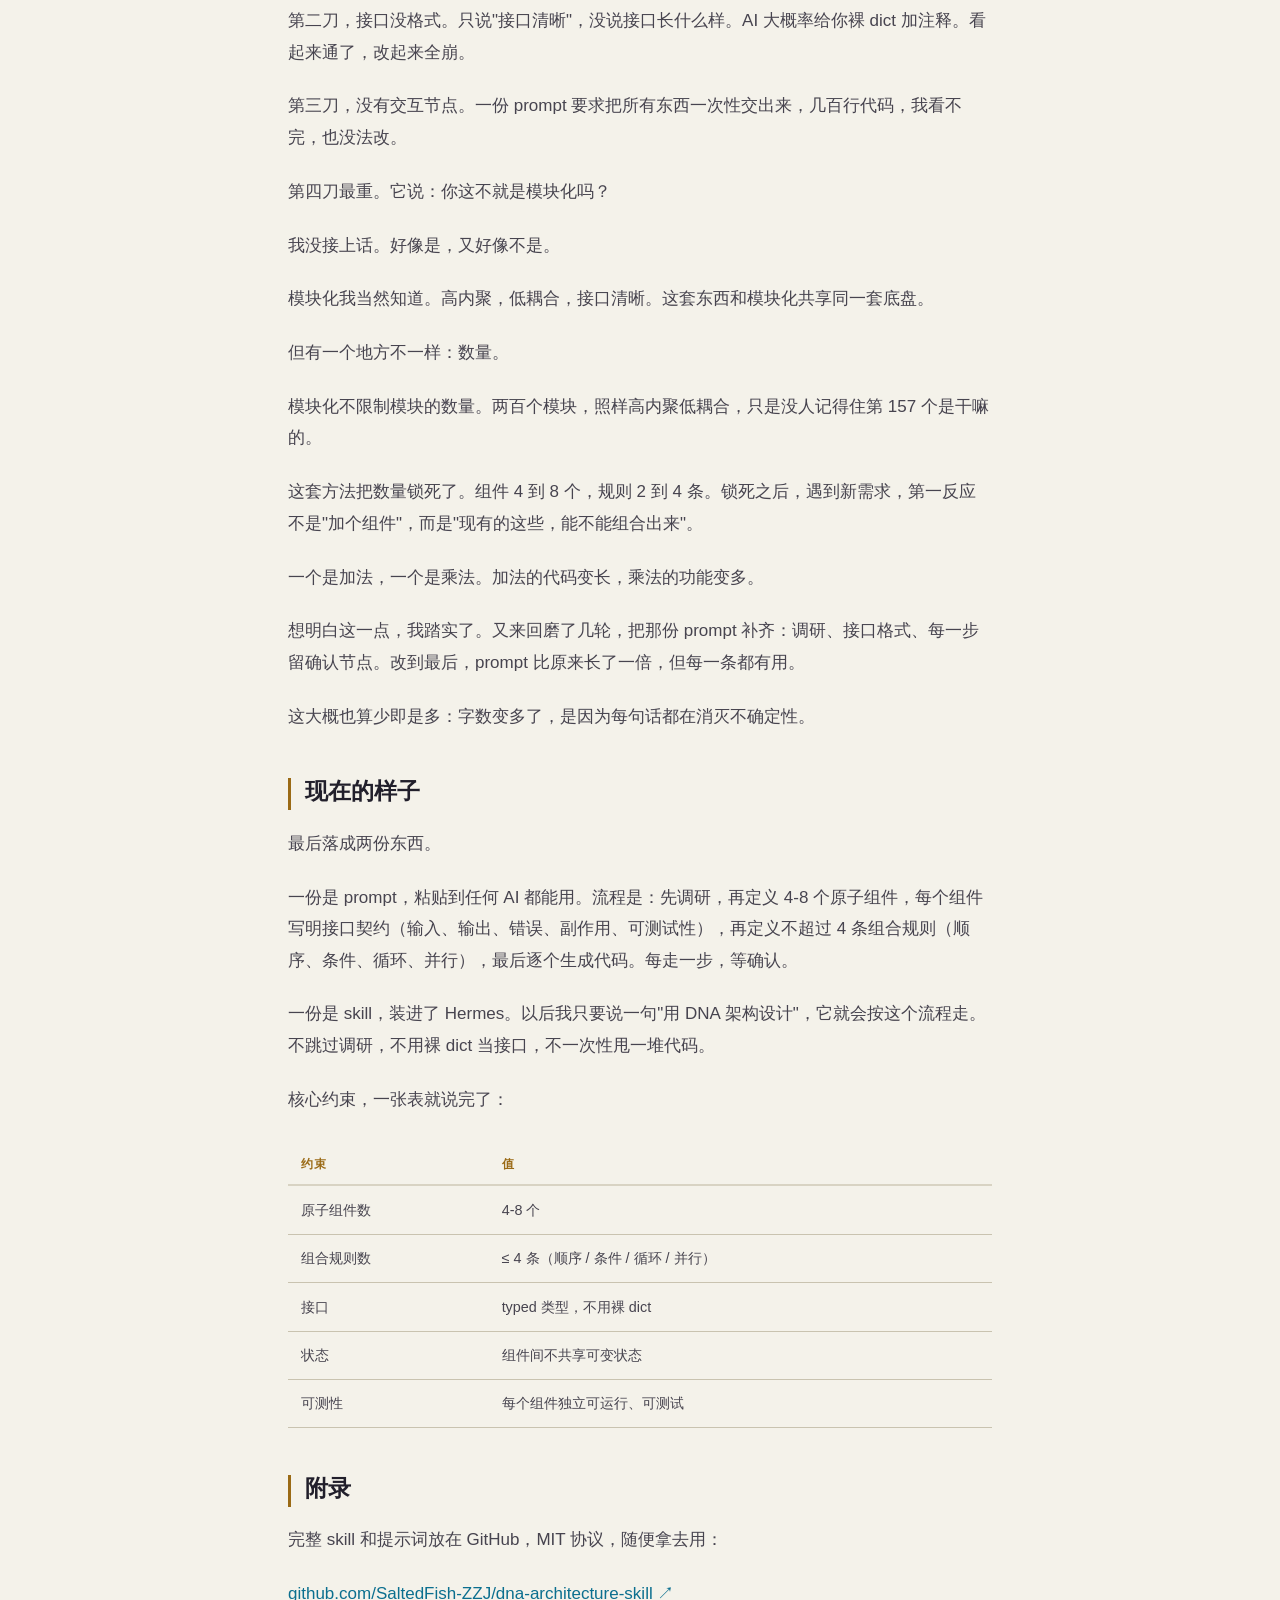
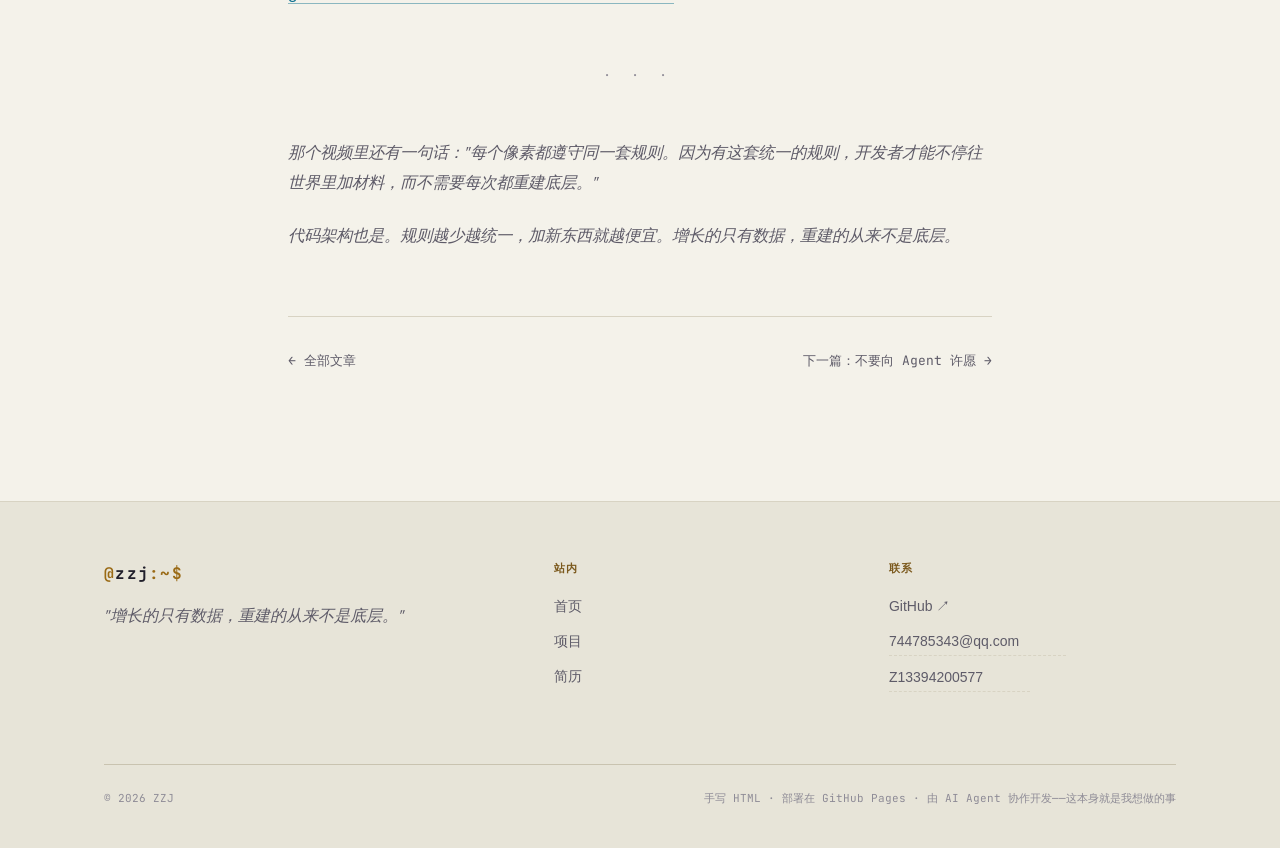
<file: blog/dna.html>
<!DOCTYPE html>
<html lang="zh-CN">
<head>
<meta charset="UTF-8">
<meta name="viewport" content="width=device-width, initial-scale=1.0">
<title>增长的是数据，不是代码 — ZZJ</title>
<meta name="description" content="加一种新材料，代码几乎为零。一个像素游戏的设计哲学，怎么变成了我的一份开源 skill。从 Noita 到 DNA。">
<link rel="preconnect" href="https://fonts.googleapis.com">
<link rel="preconnect" href="https://fonts.gstatic.com" crossorigin>
<link href="https://fonts.googleapis.com/css2?family=Newsreader:ital,wght@0,500;0,600;1,400;1,500&family=JetBrains+Mono:wght@400;500;700&display=swap" rel="stylesheet">
<link rel="stylesheet" href="../assets/style.css">
<script>
/* 主题启动：默认白天，记忆优先，?theme= 可强制预览（首屏渲染前执行，防闪烁） */
(function () {
  var t = null;
  try { t = localStorage.getItem("zzj-theme"); } catch (e) {}
  var q = new URLSearchParams(location.search).get("theme");
  document.documentElement.setAttribute("data-theme",
    (q === "light" || q === "dark") ? q : (t || "light"));
})();
</script>
</head>
<body data-page="blog">
<div id="progress"></div>

<nav class="nav">
  <div class="nav-inner">
    <a href="../index.html" class="brand"><span class="at">@</span>zzj<span class="at">:~$</span></a>
    <ul class="nav-links">
      <li><a href="../index.html" data-page="index">首页</a></li>
      <li><a href="../projects.html" data-page="projects">项目</a></li>
      <li><a href="../blog.html" data-page="blog">博客</a></li>
      <li><a href="../resume.html" data-page="resume">简历</a></li>
    </ul>
    <button class="theme-toggle" id="theme-toggle" aria-label="切换黑白主题" title="切换黑白主题">
      <span class="icon i-moon">&#9790;</span><span class="icon i-sun">&#9728;</span>
    </button>
  </div>
</nav>

<article class="post-page">
  <div class="container">
    <div class="post-wrap">
      <div class="post-meta reveal">
        <span>2026.07.25</span>
        <span>·</span>
        <span>思考碎片 № 05</span>
        <span class="tag">Vibe Coding</span>
        <span class="tag">架构</span>
        <span class="tag">AI</span>
      </div>
      <h1 class="reveal" style="--d:.08s">增长的是数据，不是代码</h1>
      <p class="post-lede reveal" style="--d:.16s">
        加一种新材料，代码几乎为零。一个像素游戏的设计哲学，
        怎么变成了一份我开源出去的 skill。从 Noita 到 DNA。
      </p>

      <div class="post-body">

        <p class="reveal">"按理说，每加一种新材料，是不是就得多写一套新系统？"</p>

        <p class="reveal">B 站有个视频，讲 Noita 这个像素物理游戏为什么能不停加新材料，代码却越来越少。UP 主说到这句话的时候，把代码拉出来给你看，没怎么变长。</p>

        <p class="reveal">Noita 的世界里有水、沙子、烟、火、木头、石头。每加一种材料，代码增长接近零。真正在工作的，只有两套系统。</p>

        <p class="reveal">我盯着这句话看了很久。</p>

        <h2 class="reveal">项目变大之后</h2>

        <p class="reveal">用 AI 写代码写了几个月，最真实的感受是：小项目是真的快。说需求，出代码，能跑。</p>

        <p class="reveal">但项目一大，需求一多，就变了味。代码能跑，改不动。今天加个功能，过几天不知道哪炸了。可读性和维护性，是两堵慢慢长高的墙。</p>

        <p class="reveal">市面上有很多管理大型项目开发的 skill，一套很规范化的流程，挺好用的。但我总觉得，还有别的玩法。</p>

        <h2 class="reveal">Noita 是怎么做的</h2>

        <p class="reveal">Noita 的世界里，其实没有水。存在的只有像素。</p>

        <p class="reveal">每个像素带着自己的属性：材料类型、密度、温度、生命周期。</p>

        <p class="reveal">水只是 material 等于 water，密度 1.0。沙子是 material 等于 sand，密度 1.5。烟是密度极低的像素。火是带着高温和短生命周期的像素。它们本质上是同一种对象。</p>

        <p class="reveal">沙子会沉到水底。没有人写"沙子遇水下沉"这条逻辑，它只是密度更大，移动系统自然让它和水交换位置。火会蔓延，是因为高温像素碰到了带可燃属性的像素。</p>

        <p class="reveal">整个世界里没有水系统，没有火系统，没有烟系统。只有移动和交互两套系统。所有材料共用同一套规则。</p>

        <p class="reveal">那加一种新材料，比如岩浆，要写多少代码？</p>

        <p class="reveal">几乎为零。在材料数据库里加一条：密度多少，温度多少，能不能燃烧，会不会点燃别的。剩下的，已有系统全部接管。</p>

        <p class="reveal">材料越加越多，代码没有指数增长。增长的只有数据。</p>

        <blockquote class="reveal">
          <p>你扩展的不是系统，是配置。</p>
        </blockquote>

        <h2 class="reveal">这让我想到了 DNA</h2>

        <p class="reveal">看到这里，我脑子里蹦出四个字：排列组合。</p>

        <p class="reveal">DNA 最基础的就四个碱基。四个碱基，通过固定的排列规则，诞生了伟大的生命。</p>

        <p class="reveal">vibe coding 能不能也这么干？</p>

        <p class="reveal">每次只设计这个项目最基础的一部分，通过修改一点参数，就能获得不同的效果。后续加新内容，不会炸出严重 bug。</p>

        <p class="reveal">从"能跑能运行"，到方便维护、方便管理、方便修改。</p>

        <h2 class="reveal">少，到什么程度</h2>

        <p class="reveal">想通这一层，我回头又看了一遍 Noita。</p>

        <p class="reveal">两套系统，撑起一个世界。水、沙、烟、火、木头、石头，全是同一套规则的参数。</p>

        <p class="reveal">DNA 也是。四个碱基，排列组合，长出树、长出鱼、长出人。</p>

        <p class="reveal">八卦也是。八个卦象，两两叠加，六十四卦，古人拿它解释万物。</p>

        <p class="reveal">全是同一个结构：一小撮基础单元，一套固定规则，剩下的复杂性交给组合去长。</p>

        <p class="reveal">那"少"到底少到什么程度？不是越少越好。少到能覆盖你要的全部情况，多到你能想得过来。我给自己定的数是：4 到 8 个组件，2 到 4 条规则。</p>

        <p class="reveal">超过 8 个，脑子记不住，组合开始失控。低于 4 个，往往意味着某个组件在偷偷干好几件事。</p>

        <p class="reveal">规则同理。超过 4 条，规则的组合方式本身，又变成了一种新的复杂度。</p>

        <h2 class="reveal">从想法到 skill</h2>

        <p class="reveal">想明白这套东西，是在看视频那天晚上。手头正好有个 vibe coding 写出来的项目，代码已经有点拧巴了。我就想，能不能按这个思路重新设计？</p>

        <p class="reveal">第一步，把想法丢给 DeepSeek：像 DNA 一样，用最少的原子组件，通过组合规则长出复杂系统。它很快给出一份 prompt，四步：定义原子组件、定义组合规则、生成代码、写集成说明。</p>

        <p class="reveal">看起来挺完整。</p>

        <p class="reveal">但我总觉得哪里不对劲，又说不出来。像看到一张构图没问题的照片，缺个焦点。</p>

        <p class="reveal">我把这份 prompt 拿给云舒，我的 Hermes Agent，让它把关。它第一句话就是：先别急着设计，你连项目长什么样都没说。</p>

        <p class="reveal">然后一刀一刀来。</p>

        <p class="reveal">第一刀，缺调研。prompt 一上来就让人定义原子组件，AI 对项目一无所知，只能拿通用模板套。输入处理、核心逻辑、输出。每个项目都会被拆成这三样，拆了等于没拆。</p>

        <p class="reveal">第二刀，接口没格式。只说"接口清晰"，没说接口长什么样。AI 大概率给你裸 dict 加注释。看起来通了，改起来全崩。</p>

        <p class="reveal">第三刀，没有交互节点。一份 prompt 要求把所有东西一次性交出来，几百行代码，我看不完，也没法改。</p>

        <p class="reveal">第四刀最重。它说：你这不就是模块化吗？</p>

        <p class="reveal">我没接上话。好像是，又好像不是。</p>

        <p class="reveal">模块化我当然知道。高内聚，低耦合，接口清晰。这套东西和模块化共享同一套底盘。</p>

        <p class="reveal">但有一个地方不一样：数量。</p>

        <p class="reveal">模块化不限制模块的数量。两百个模块，照样高内聚低耦合，只是没人记得住第 157 个是干嘛的。</p>

        <p class="reveal">这套方法把数量锁死了。组件 4 到 8 个，规则 2 到 4 条。锁死之后，遇到新需求，第一反应不是"加个组件"，而是"现有的这些，能不能组合出来"。</p>

        <p class="reveal">一个是加法，一个是乘法。加法的代码变长，乘法的功能变多。</p>

        <p class="reveal">想明白这一点，我踏实了。又来回磨了几轮，把那份 prompt 补齐：调研、接口格式、每一步留确认节点。改到最后，prompt 比原来长了一倍，但每一条都有用。</p>

        <p class="reveal">这大概也算少即是多：字数变多了，是因为每句话都在消灭不确定性。</p>

        <h2 class="reveal">现在的样子</h2>

        <p class="reveal">最后落成两份东西。</p>

        <p class="reveal">一份是 prompt，粘贴到任何 AI 都能用。流程是：先调研，再定义 4-8 个原子组件，每个组件写明接口契约（输入、输出、错误、副作用、可测试性），再定义不超过 4 条组合规则（顺序、条件、循环、并行），最后逐个生成代码。每走一步，等确认。</p>

        <p class="reveal">一份是 skill，装进了 Hermes。以后我只要说一句"用 DNA 架构设计"，它就会按这个流程走。不跳过调研，不用裸 dict 当接口，不一次性甩一堆代码。</p>

        <p class="reveal">核心约束，一张表就说完了：</p>

        <table class="reveal">
          <thead><tr><th>约束</th><th>值</th></tr></thead>
          <tbody>
            <tr><td>原子组件数</td><td>4-8 个</td></tr>
            <tr><td>组合规则数</td><td>≤ 4 条（顺序 / 条件 / 循环 / 并行）</td></tr>
            <tr><td>接口</td><td>typed 类型，不用裸 dict</td></tr>
            <tr><td>状态</td><td>组件间不共享可变状态</td></tr>
            <tr><td>可测性</td><td>每个组件独立可运行、可测试</td></tr>
          </tbody>
        </table>

        <h2 class="reveal">附录</h2>

        <p class="reveal">完整 skill 和提示词放在 GitHub，MIT 协议，随便拿去用：</p>

        <p class="reveal"><a href="https://github.com/SaltedFish-ZZJ/dna-architecture-skill" target="_blank" rel="noopener">github.com/SaltedFish-ZZJ/dna-architecture-skill ↗</a></p>

        <hr class="reveal">

        <p class="reveal em-note">那个视频里还有一句话："每个像素都遵守同一套规则。因为有这套统一的规则，开发者才能不停往世界里加材料，而不需要每次都重建底层。"</p>

        <p class="reveal em-note">代码架构也是。规则越少越统一，加新东西就越便宜。增长的只有数据，重建的从来不是底层。</p>
      </div>

      <nav class="post-nav reveal">
        <a href="../blog.html">← 全部文章</a>
        <a href="agent-no-wish.html">下一篇：不要向 Agent 许愿 →</a>
      </nav>
    </div>
  </div>
</article>

<footer class="footer">
  <div class="footer-inner">
    <div>
      <span class="brand"><span class="at">@</span>zzj<span class="at">:~$</span></span>
      <p class="footer-motto">"增长的只有数据，重建的从来不是底层。"</p>
    </div>
    <div>
      <h5>站内</h5>
      <ul>
        <li><a href="../index.html">首页</a></li>
        <li><a href="../projects.html">项目</a></li>
        <li><a href="../resume.html">简历</a></li>
      </ul>
    </div>
    <div>
      <h5>联系</h5>
      <ul>
        <li><a href="https://github.com/SaltedFish-ZZJ" target="_blank" rel="noopener">GitHub ↗</a></li>
        <li><button class="copy-btn" data-copy="744785343@qq.com" title="点击复制邮箱">744785343@qq.com</button></li>
        <li><button class="copy-btn" data-copy="Z13394200577" title="点击复制微信">Z13394200577</button></li>
      </ul>
    </div>
    <div class="footer-bottom" style="grid-column: 1 / -1;">
      <span>© <span id="year">2026</span> ZZJ</span>
      <span>手写 HTML · 部署在 GitHub Pages · 由 AI Agent 协作开发——这本身就是我想做的事</span>
    </div>
  </div>
</footer>

<button id="to-top" aria-label="返回顶部">↑</button>
<script src="../assets/main.js"></script>
</body>
</html>
</file>
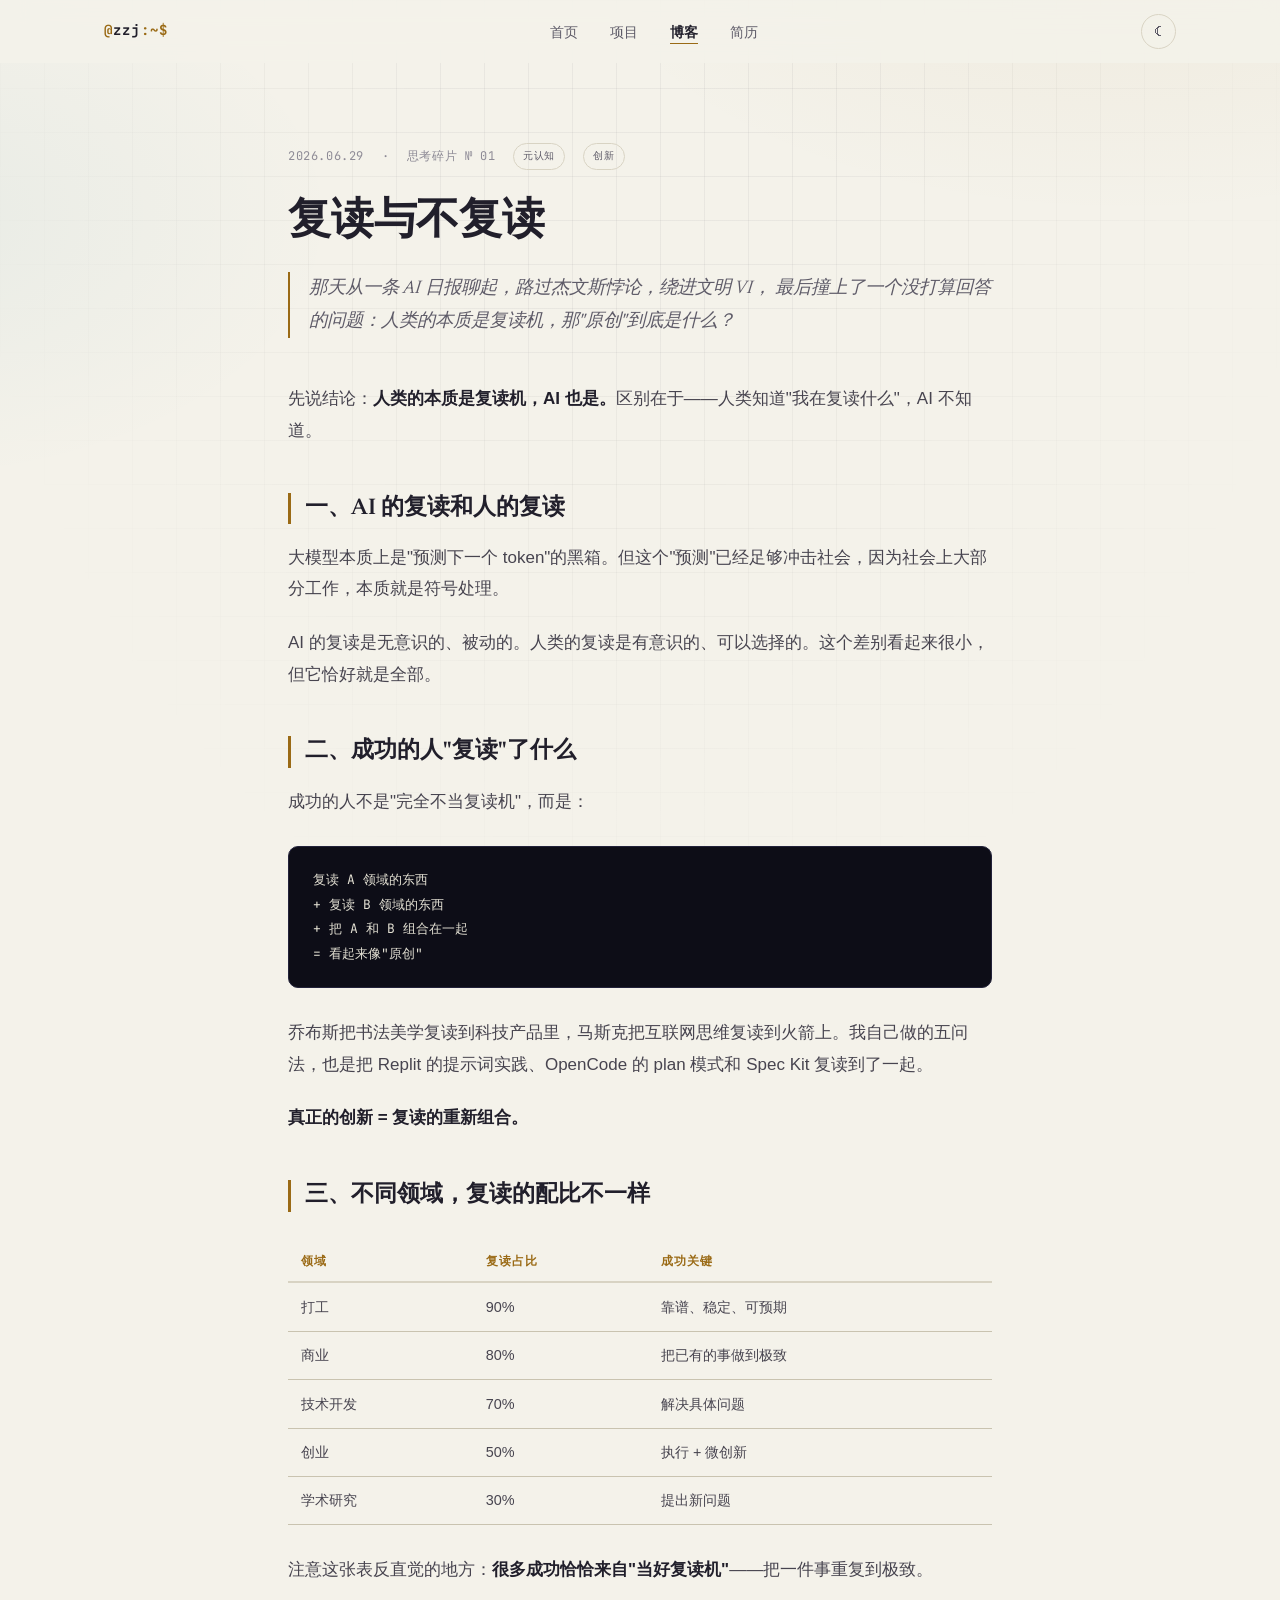
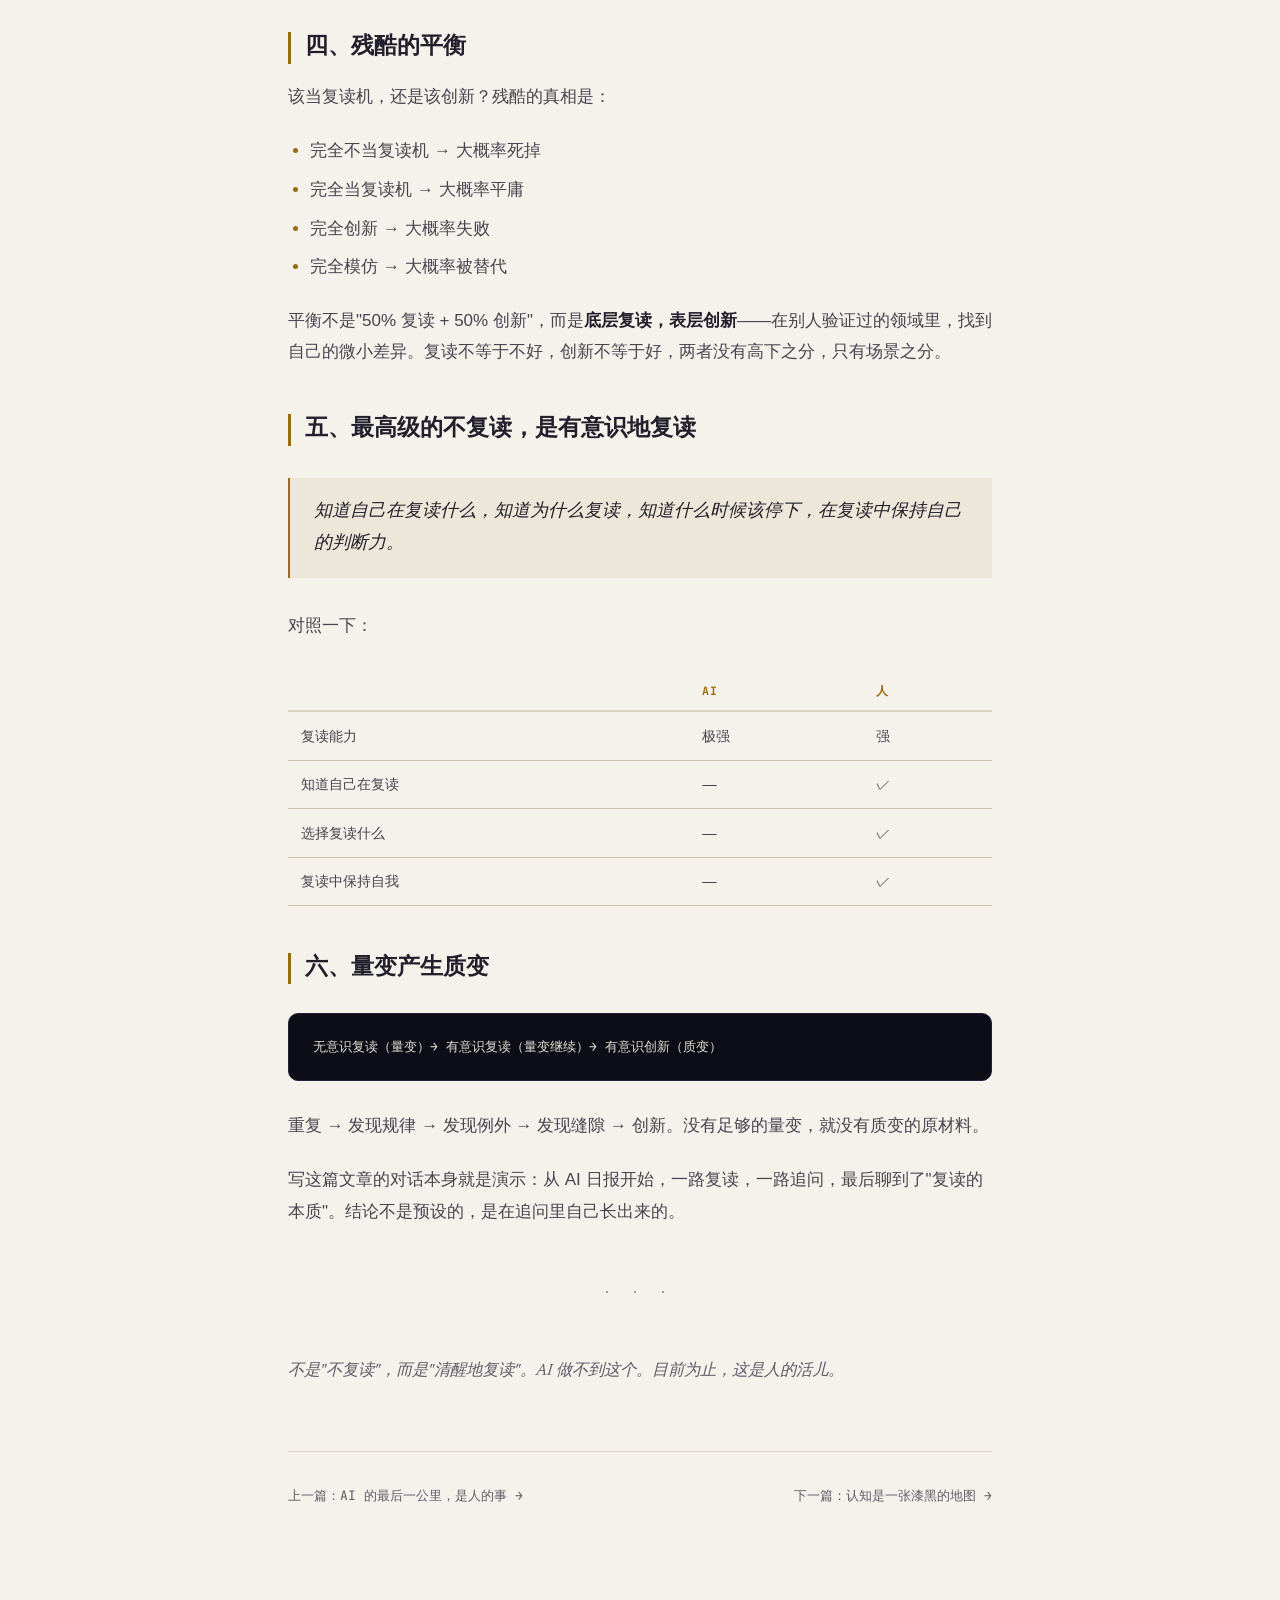
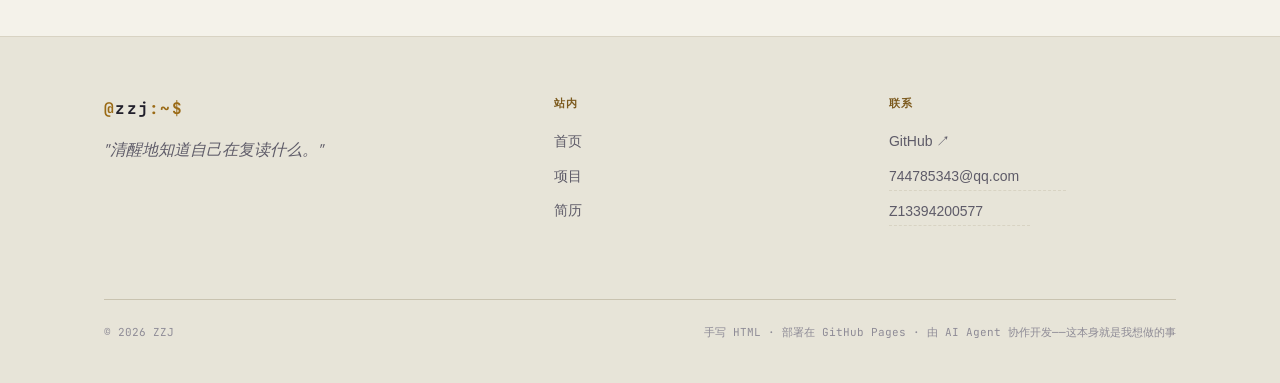
<file: blog/fudu.html>
<!DOCTYPE html>
<html lang="zh-CN">
<head>
<meta charset="UTF-8">
<meta name="viewport" content="width=device-width, initial-scale=1.0">
<title>复读与不复读 — ZZJ</title>
<meta name="description" content="人类的本质是复读机，AI 也是。最高级的不复读，是有意识地复读。">
<link rel="preconnect" href="https://fonts.googleapis.com">
<link rel="preconnect" href="https://fonts.gstatic.com" crossorigin>
<link href="https://fonts.googleapis.com/css2?family=Newsreader:ital,wght@0,500;0,600;1,400;1,500&family=JetBrains+Mono:wght@400;500;700&display=swap" rel="stylesheet">
<link rel="stylesheet" href="../assets/style.css">
<script>
/* 主题启动：默认白天，记忆优先，?theme= 可强制预览（首屏渲染前执行，防闪烁） */
(function () {
  var t = null;
  try { t = localStorage.getItem("zzj-theme"); } catch (e) {}
  var q = new URLSearchParams(location.search).get("theme");
  document.documentElement.setAttribute("data-theme",
    (q === "light" || q === "dark") ? q : (t || "light"));
})();
</script>
</head>
<body data-page="blog">
<div id="progress"></div>

<nav class="nav">
  <div class="nav-inner">
    <a href="../index.html" class="brand"><span class="at">@</span>zzj<span class="at">:~$</span></a>
    <ul class="nav-links">
      <li><a href="../index.html" data-page="index">首页</a></li>
      <li><a href="../projects.html" data-page="projects">项目</a></li>
      <li><a href="../blog.html" data-page="blog">博客</a></li>
      <li><a href="../resume.html" data-page="resume">简历</a></li>
    </ul>
    <button class="theme-toggle" id="theme-toggle" aria-label="切换黑白主题" title="切换黑白主题">
      <span class="icon i-moon">&#9790;</span><span class="icon i-sun">&#9728;</span>
    </button>
  </div>
</nav>

<article class="post-page">
  <div class="container">
    <div class="post-wrap">
      <div class="post-meta reveal">
        <span>2026.06.29</span>
        <span>·</span>
        <span>思考碎片 № 01</span>
        <span class="tag">元认知</span>
        <span class="tag">创新</span>
      </div>
      <h1 class="reveal" style="--d:.08s">复读与不复读</h1>
      <p class="post-lede reveal" style="--d:.16s">
        那天从一条 AI 日报聊起，路过杰文斯悖论，绕进文明 VI，
        最后撞上了一个没打算回答的问题：人类的本质是复读机，那"原创"到底是什么？
      </p>

      <div class="post-body">
        <p class="reveal">先说结论：<strong>人类的本质是复读机，AI 也是。</strong>区别在于——人类知道"我在复读什么"，AI 不知道。</p>

        <h2 class="reveal">一、AI 的复读和人的复读</h2>
        <p class="reveal">大模型本质上是"预测下一个 token"的黑箱。但这个"预测"已经足够冲击社会，因为社会上大部分工作，本质就是符号处理。</p>
        <p class="reveal">AI 的复读是无意识的、被动的。人类的复读是有意识的、可以选择的。这个差别看起来很小，但它恰好就是全部。</p>

        <h2 class="reveal">二、成功的人"复读"了什么</h2>
        <p class="reveal">成功的人不是"完全不当复读机"，而是：</p>
        <pre class="reveal"><code>复读 A 领域的东西
+ 复读 B 领域的东西
+ 把 A 和 B 组合在一起
= 看起来像"原创"</code></pre>
        <p class="reveal">乔布斯把书法美学复读到科技产品里，马斯克把互联网思维复读到火箭上。我自己做的五问法，也是把 Replit 的提示词实践、OpenCode 的 plan 模式和 Spec Kit 复读到了一起。</p>
        <p class="reveal"><strong>真正的创新 = 复读的重新组合。</strong></p>

        <h2 class="reveal">三、不同领域，复读的配比不一样</h2>
        <table class="reveal">
          <thead><tr><th>领域</th><th>复读占比</th><th>成功关键</th></tr></thead>
          <tbody>
            <tr><td>打工</td><td>90%</td><td>靠谱、稳定、可预期</td></tr>
            <tr><td>商业</td><td>80%</td><td>把已有的事做到极致</td></tr>
            <tr><td>技术开发</td><td>70%</td><td>解决具体问题</td></tr>
            <tr><td>创业</td><td>50%</td><td>执行 + 微创新</td></tr>
            <tr><td>学术研究</td><td>30%</td><td>提出新问题</td></tr>
          </tbody>
        </table>
        <p class="reveal">注意这张表反直觉的地方：<strong>很多成功恰恰来自"当好复读机"</strong>——把一件事重复到极致。</p>

        <h2 class="reveal">四、残酷的平衡</h2>
        <p class="reveal">该当复读机，还是该创新？残酷的真相是：</p>
        <ul class="reveal">
          <li>完全不当复读机 → 大概率死掉</li>
          <li>完全当复读机 → 大概率平庸</li>
          <li>完全创新 → 大概率失败</li>
          <li>完全模仿 → 大概率被替代</li>
        </ul>
        <p class="reveal">平衡不是"50% 复读 + 50% 创新"，而是<strong>底层复读，表层创新</strong>——在别人验证过的领域里，找到自己的微小差异。复读不等于不好，创新不等于好，两者没有高下之分，只有场景之分。</p>

        <h2 class="reveal">五、最高级的不复读，是有意识地复读</h2>
        <blockquote class="reveal">
          <p>知道自己在复读什么，知道为什么复读，知道什么时候该停下，在复读中保持自己的判断力。</p>
        </blockquote>
        <p class="reveal">对照一下：</p>
        <table class="reveal">
          <thead><tr><th></th><th>AI</th><th>人</th></tr></thead>
          <tbody>
            <tr><td>复读能力</td><td>极强</td><td>强</td></tr>
            <tr><td>知道自己在复读</td><td>—</td><td>✓</td></tr>
            <tr><td>选择复读什么</td><td>—</td><td>✓</td></tr>
            <tr><td>复读中保持自我</td><td>—</td><td>✓</td></tr>
          </tbody>
        </table>

        <h2 class="reveal">六、量变产生质变</h2>
        <pre class="reveal"><code>无意识复读（量变）→ 有意识复读（量变继续）→ 有意识创新（质变）</code></pre>
        <p class="reveal">重复 → 发现规律 → 发现例外 → 发现缝隙 → 创新。没有足够的量变，就没有质变的原材料。</p>
        <p class="reveal">写这篇文章的对话本身就是演示：从 AI 日报开始，一路复读，一路追问，最后聊到了"复读的本质"。结论不是预设的，是在追问里自己长出来的。</p>

        <hr class="reveal">

        <p class="reveal em-note">不是"不复读"，而是"清醒地复读"。AI 做不到这个。目前为止，这是人的活儿。</p>
      </div>

      <nav class="post-nav reveal">
        <a href="last-mile.html">上一篇：AI 的最后一公里，是人的事 →</a>
        <a href="map.html">下一篇：认知是一张漆黑的地图 →</a>
      </nav>
    </div>
  </div>
</article>

<footer class="footer">
  <div class="footer-inner">
    <div>
      <span class="brand"><span class="at">@</span>zzj<span class="at">:~$</span></span>
      <p class="footer-motto">"清醒地知道自己在复读什么。"</p>
    </div>
    <div>
      <h5>站内</h5>
      <ul>
        <li><a href="../index.html">首页</a></li>
        <li><a href="../projects.html">项目</a></li>
        <li><a href="../resume.html">简历</a></li>
      </ul>
    </div>
    <div>
      <h5>联系</h5>
      <ul>
        <li><a href="https://github.com/SaltedFish-ZZJ" target="_blank" rel="noopener">GitHub ↗</a></li>
        <li><button class="copy-btn" data-copy="744785343@qq.com" title="点击复制邮箱">744785343@qq.com</button></li>
                <li><button class="copy-btn" data-copy="Z13394200577" title="点击复制微信">Z13394200577</button></li>
              </ul>
    </div>
    <div class="footer-bottom" style="grid-column: 1 / -1;">
      <span>© <span id="year">2026</span> ZZJ</span>
      <span>手写 HTML · 部署在 GitHub Pages · 由 AI Agent 协作开发——这本身就是我想做的事</span>
    </div>
  </div>
</footer>

<button id="to-top" aria-label="返回顶部">↑</button>
<script src="../assets/main.js"></script>
</body>
</html>
</file>
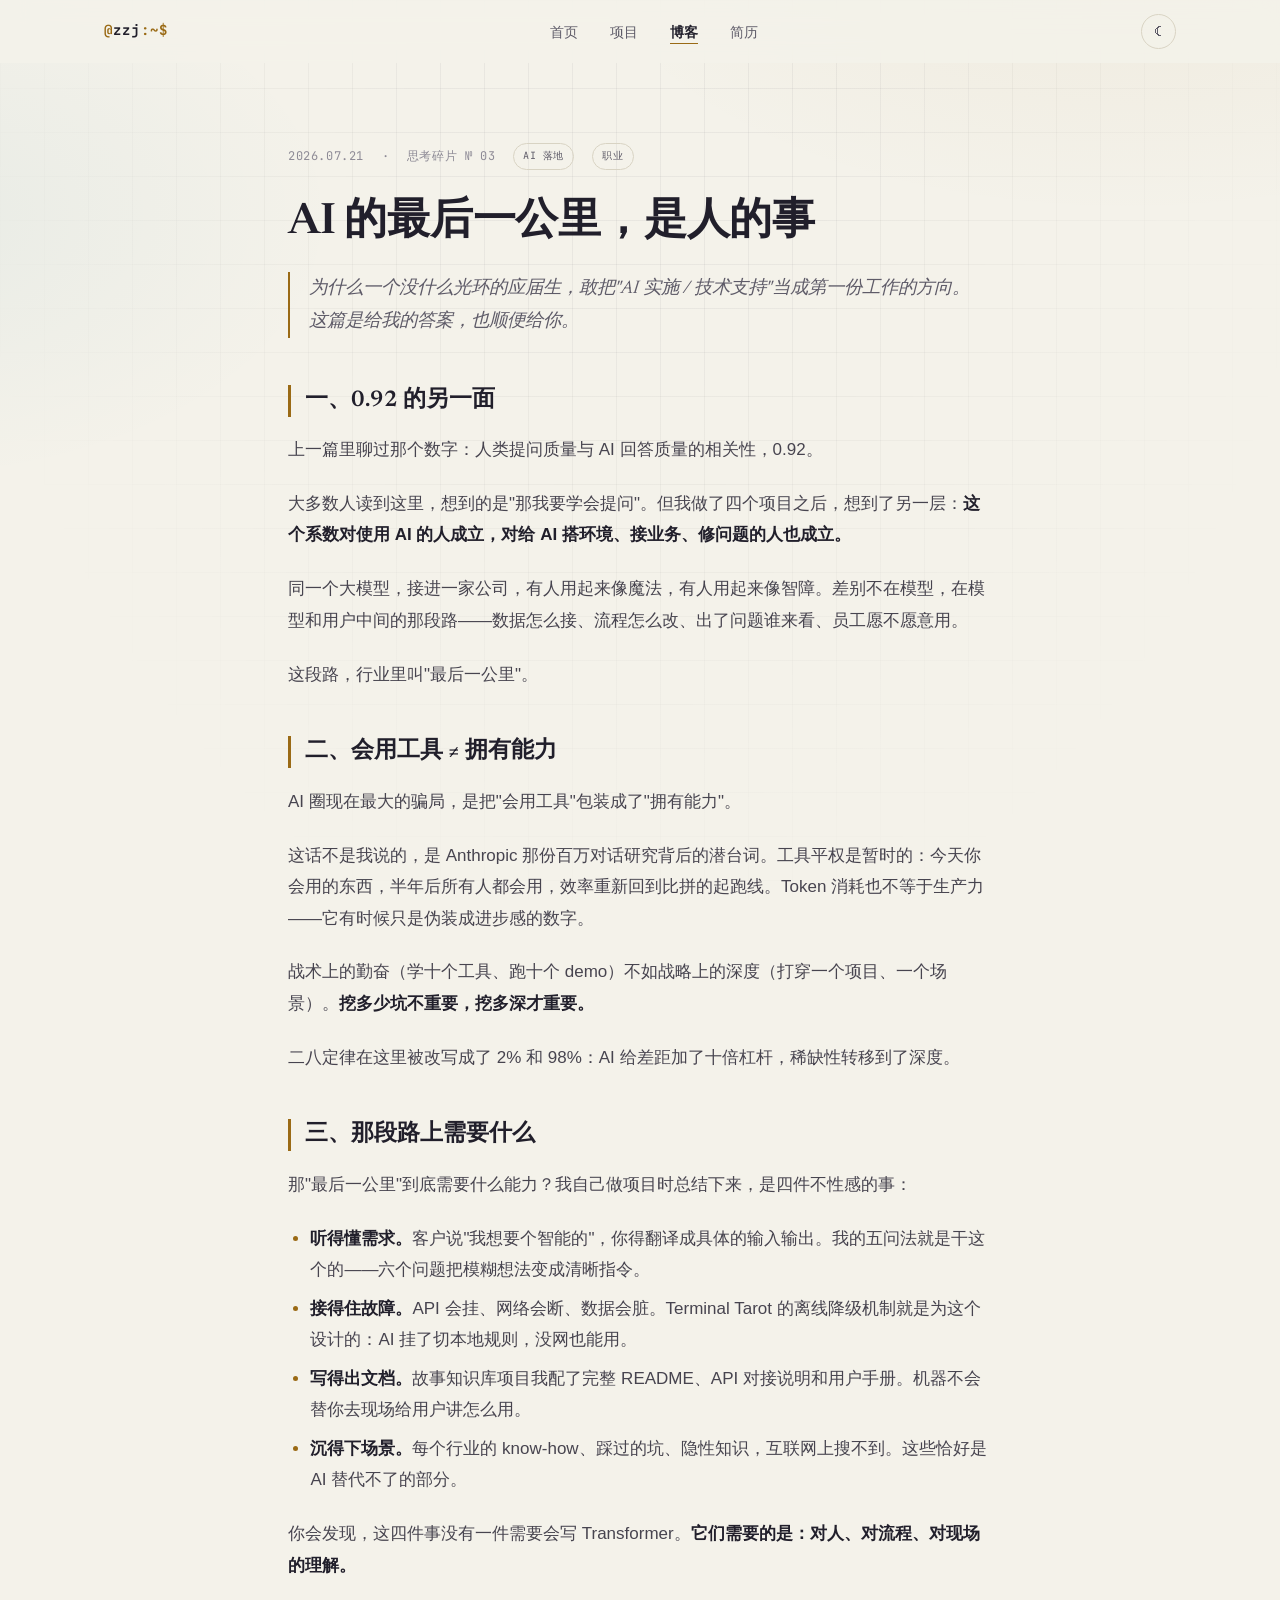
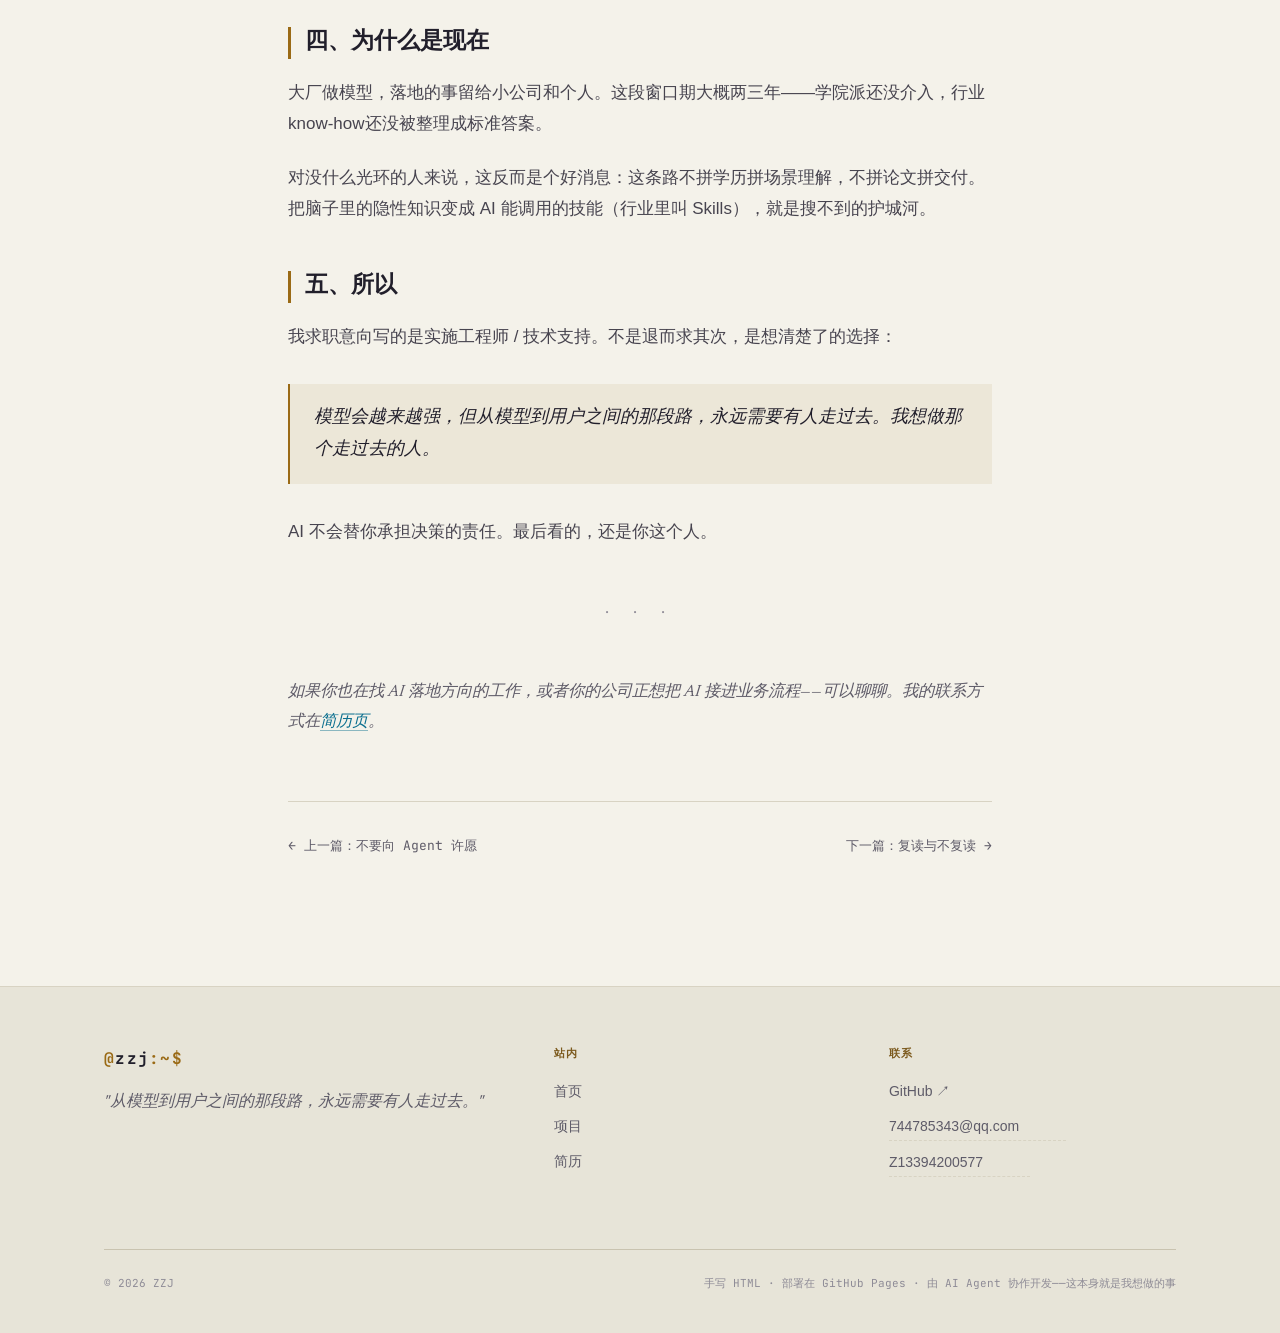
<file: blog/last-mile.html>
<!DOCTYPE html>
<html lang="zh-CN">
<head>
<meta charset="UTF-8">
<meta name="viewport" content="width=device-width, initial-scale=1.0">
<title>AI 的最后一公里，是人的事 — ZZJ</title>
<meta name="description" content="会用工具不等于拥有能力。模型到用户之间那段路，不需要算法，需要对场景的理解。">
<link rel="preconnect" href="https://fonts.googleapis.com">
<link rel="preconnect" href="https://fonts.gstatic.com" crossorigin>
<link href="https://fonts.googleapis.com/css2?family=Newsreader:ital,wght@0,500;0,600;1,400;1,500&family=JetBrains+Mono:wght@400;500;700&display=swap" rel="stylesheet">
<link rel="stylesheet" href="../assets/style.css">
<script>
/* 主题启动：默认白天，记忆优先，?theme= 可强制预览（首屏渲染前执行，防闪烁） */
(function () {
  var t = null;
  try { t = localStorage.getItem("zzj-theme"); } catch (e) {}
  var q = new URLSearchParams(location.search).get("theme");
  document.documentElement.setAttribute("data-theme",
    (q === "light" || q === "dark") ? q : (t || "light"));
})();
</script>
</head>
<body data-page="blog">
<div id="progress"></div>

<nav class="nav">
  <div class="nav-inner">
    <a href="../index.html" class="brand"><span class="at">@</span>zzj<span class="at">:~$</span></a>
    <ul class="nav-links">
      <li><a href="../index.html" data-page="index">首页</a></li>
      <li><a href="../projects.html" data-page="projects">项目</a></li>
      <li><a href="../blog.html" data-page="blog">博客</a></li>
      <li><a href="../resume.html" data-page="resume">简历</a></li>
    </ul>
    <button class="theme-toggle" id="theme-toggle" aria-label="切换黑白主题" title="切换黑白主题">
      <span class="icon i-moon">&#9790;</span><span class="icon i-sun">&#9728;</span>
    </button>
  </div>
</nav>

<article class="post-page">
  <div class="container">
    <div class="post-wrap">
      <div class="post-meta reveal">
        <span>2026.07.21</span>
        <span>·</span>
        <span>思考碎片 № 03</span>
        <span class="tag">AI 落地</span>
        <span class="tag">职业</span>
      </div>
      <h1 class="reveal" style="--d:.08s">AI 的最后一公里，是人的事</h1>
      <p class="post-lede reveal" style="--d:.16s">
        为什么一个没什么光环的应届生，敢把"AI 实施 / 技术支持"当成第一份工作的方向。
        这篇是给我的答案，也顺便给你。
      </p>

      <div class="post-body">
        <h2 class="reveal">一、0.92 的另一面</h2>
        <p class="reveal">上一篇里聊过那个数字：人类提问质量与 AI 回答质量的相关性，0.92。</p>
        <p class="reveal">大多数人读到这里，想到的是"那我要学会提问"。但我做了四个项目之后，想到了另一层：<strong>这个系数对使用 AI 的人成立，对给 AI 搭环境、接业务、修问题的人也成立。</strong></p>
        <p class="reveal">同一个大模型，接进一家公司，有人用起来像魔法，有人用起来像智障。差别不在模型，在模型和用户中间的那段路——数据怎么接、流程怎么改、出了问题谁来看、员工愿不愿意用。</p>
        <p class="reveal">这段路，行业里叫"最后一公里"。</p>

        <h2 class="reveal">二、会用工具 ≠ 拥有能力</h2>
        <p class="reveal">AI 圈现在最大的骗局，是把"会用工具"包装成了"拥有能力"。</p>
        <p class="reveal">这话不是我说的，是 Anthropic 那份百万对话研究背后的潜台词。工具平权是暂时的：今天你会用的东西，半年后所有人都会用，效率重新回到比拼的起跑线。Token 消耗也不等于生产力——它有时候只是伪装成进步感的数字。</p>
        <p class="reveal">战术上的勤奋（学十个工具、跑十个 demo）不如战略上的深度（打穿一个项目、一个场景）。<strong>挖多少坑不重要，挖多深才重要。</strong></p>
        <p class="reveal">二八定律在这里被改写成了 2% 和 98%：AI 给差距加了十倍杠杆，稀缺性转移到了深度。</p>

        <h2 class="reveal">三、那段路上需要什么</h2>
        <p class="reveal">那"最后一公里"到底需要什么能力？我自己做项目时总结下来，是四件不性感的事：</p>
        <ul class="reveal">
          <li><strong>听得懂需求。</strong>客户说"我想要个智能的"，你得翻译成具体的输入输出。我的五问法就是干这个的——六个问题把模糊想法变成清晰指令。</li>
          <li><strong>接得住故障。</strong>API 会挂、网络会断、数据会脏。Terminal Tarot 的离线降级机制就是为这个设计的：AI 挂了切本地规则，没网也能用。</li>
          <li><strong>写得出文档。</strong>故事知识库项目我配了完整 README、API 对接说明和用户手册。机器不会替你去现场给用户讲怎么用。</li>
          <li><strong>沉得下场景。</strong>每个行业的 know-how、踩过的坑、隐性知识，互联网上搜不到。这些恰好是 AI 替代不了的部分。</li>
        </ul>
        <p class="reveal">你会发现，这四件事没有一件需要会写 Transformer。<strong>它们需要的是：对人、对流程、对现场的理解。</strong></p>

        <h2 class="reveal">四、为什么是现在</h2>
        <p class="reveal">大厂做模型，落地的事留给小公司和个人。这段窗口期大概两三年——学院派还没介入，行业know-how还没被整理成标准答案。</p>
        <p class="reveal">对没什么光环的人来说，这反而是个好消息：这条路不拼学历拼场景理解，不拼论文拼交付。把脑子里的隐性知识变成 AI 能调用的技能（行业里叫 Skills），就是搜不到的护城河。</p>

        <h2 class="reveal">五、所以</h2>
        <p class="reveal">我求职意向写的是实施工程师 / 技术支持。不是退而求其次，是想清楚了的选择：</p>
        <blockquote class="reveal">
          <p>模型会越来越强，但从模型到用户之间的那段路，永远需要有人走过去。我想做那个走过去的人。</p>
        </blockquote>
        <p class="reveal">AI 不会替你承担决策的责任。最后看的，还是你这个人。</p>

        <hr class="reveal">

        <p class="reveal em-note">如果你也在找 AI 落地方向的工作，或者你的公司正想把 AI 接进业务流程——可以聊聊。我的联系方式在<a href="../resume.html">简历页</a>。</p>
      </div>

      <nav class="post-nav reveal">
        <a href="agent-no-wish.html">← 上一篇：不要向 Agent 许愿</a>
        <a href="fudu.html">下一篇：复读与不复读 →</a>
      </nav>
    </div>
  </div>
</article>

<footer class="footer">
  <div class="footer-inner">
    <div>
      <span class="brand"><span class="at">@</span>zzj<span class="at">:~$</span></span>
      <p class="footer-motto">"从模型到用户之间的那段路，永远需要有人走过去。"</p>
    </div>
    <div>
      <h5>站内</h5>
      <ul>
        <li><a href="../index.html">首页</a></li>
        <li><a href="../projects.html">项目</a></li>
        <li><a href="../resume.html">简历</a></li>
      </ul>
    </div>
    <div>
      <h5>联系</h5>
      <ul>
        <li><a href="https://github.com/SaltedFish-ZZJ" target="_blank" rel="noopener">GitHub ↗</a></li>
        <li><button class="copy-btn" data-copy="744785343@qq.com" title="点击复制邮箱">744785343@qq.com</button></li>
                <li><button class="copy-btn" data-copy="Z13394200577" title="点击复制微信">Z13394200577</button></li>
              </ul>
    </div>
    <div class="footer-bottom" style="grid-column: 1 / -1;">
      <span>© <span id="year">2026</span> ZZJ</span>
      <span>手写 HTML · 部署在 GitHub Pages · 由 AI Agent 协作开发——这本身就是我想做的事</span>
    </div>
  </div>
</footer>

<button id="to-top" aria-label="返回顶部">↑</button>
<script src="../assets/main.js"></script>
</body>
</html>
</file>
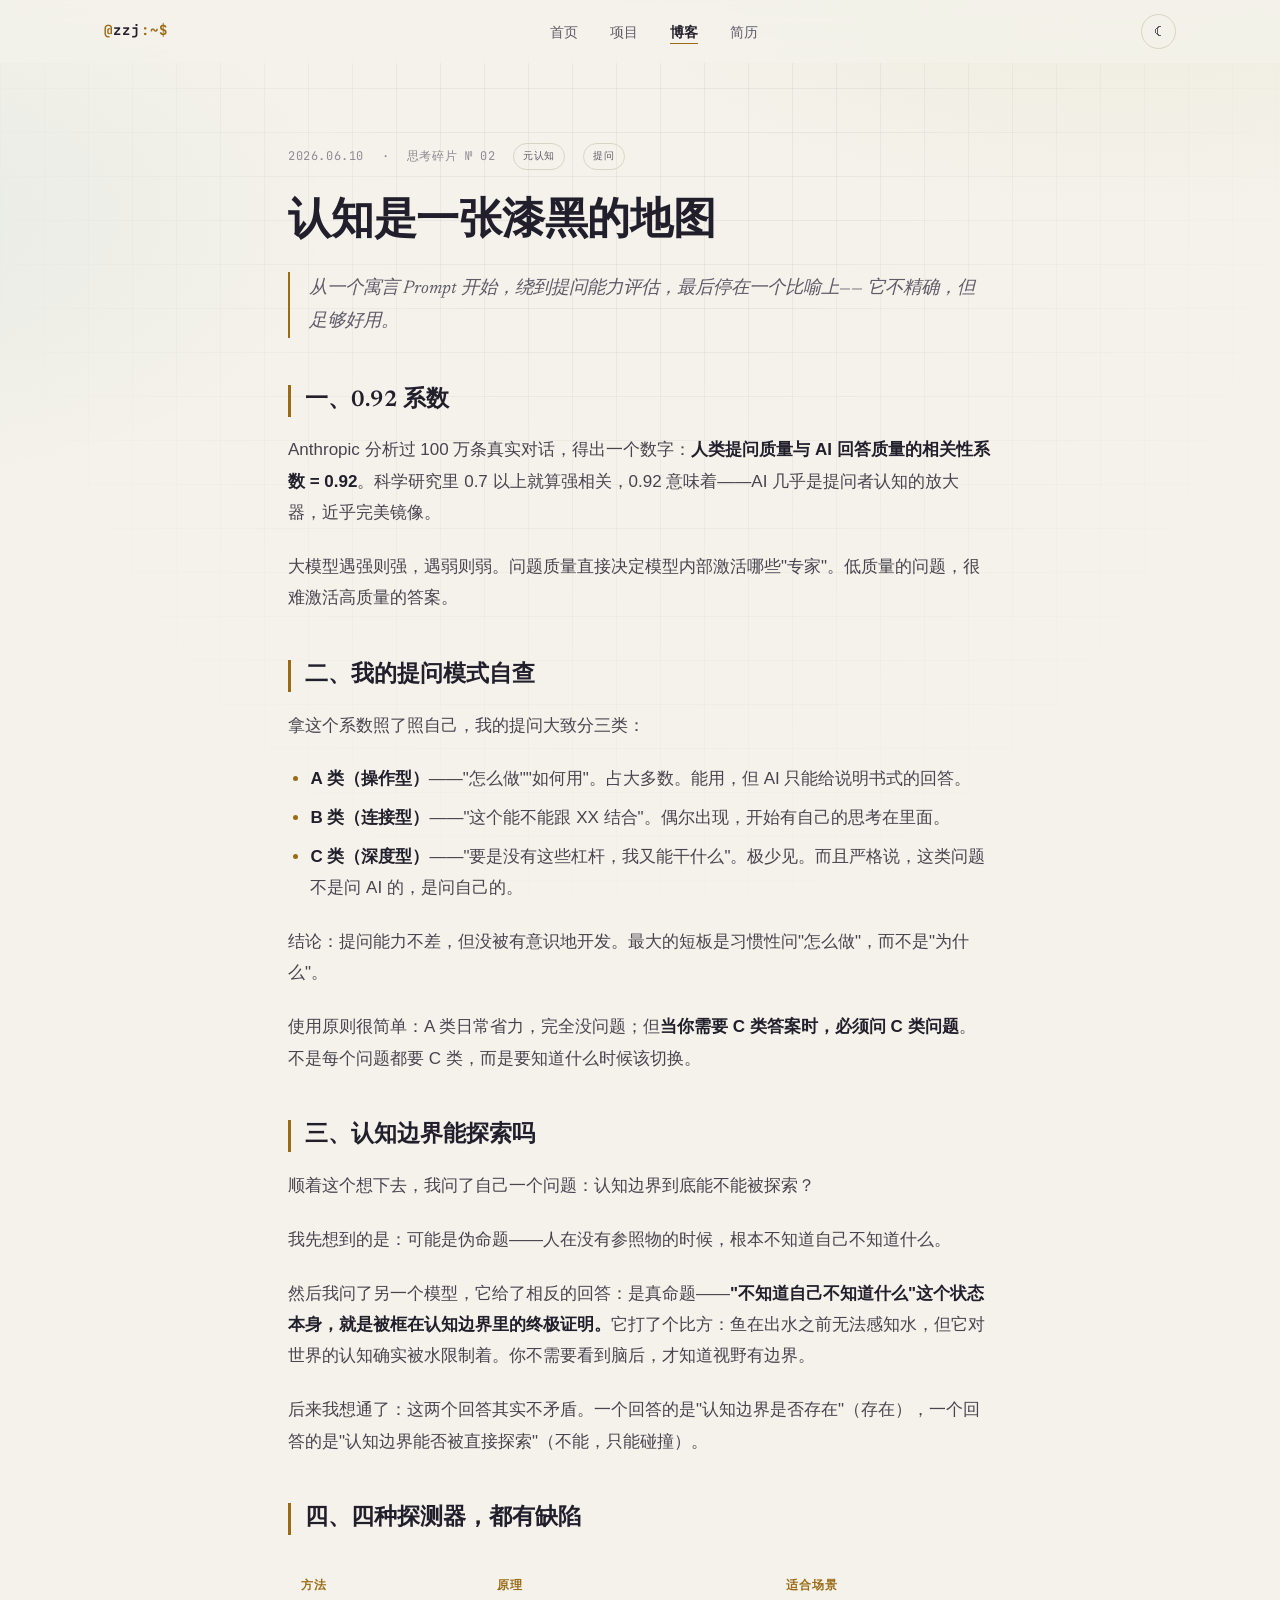
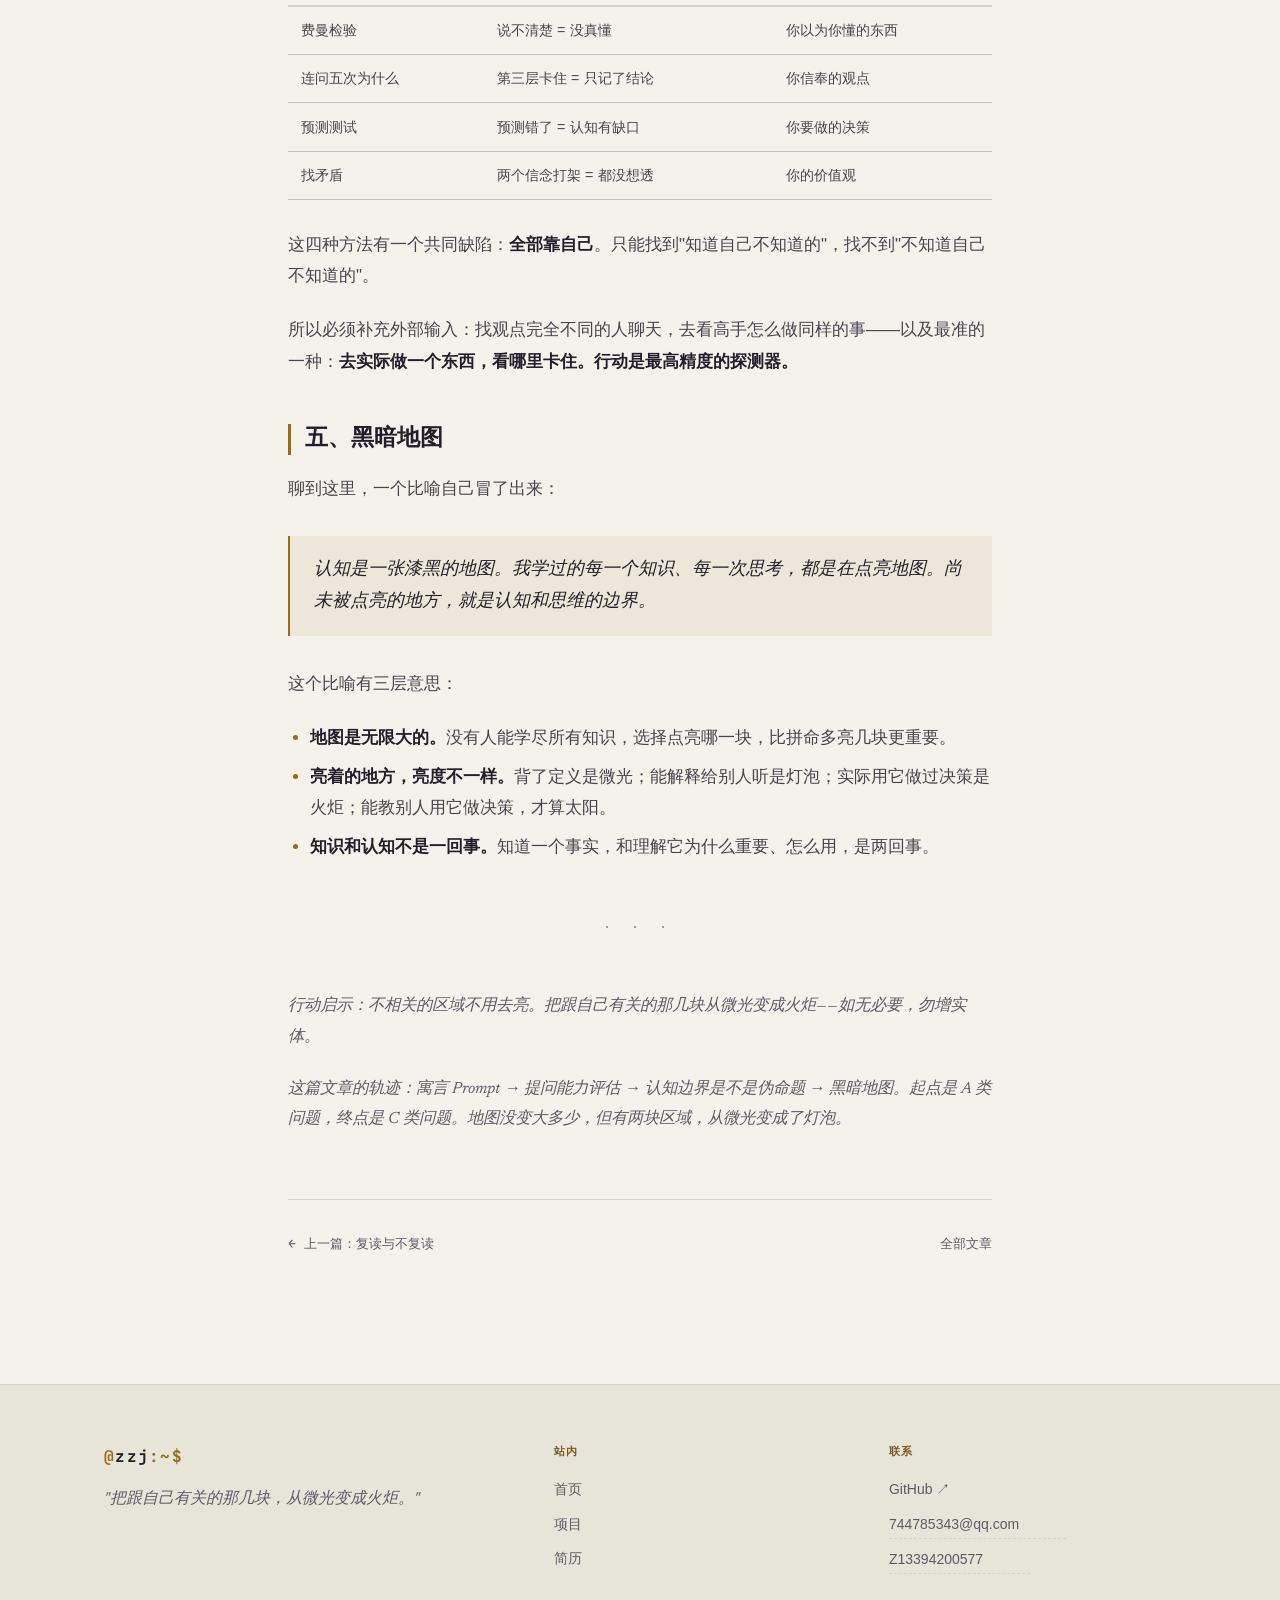
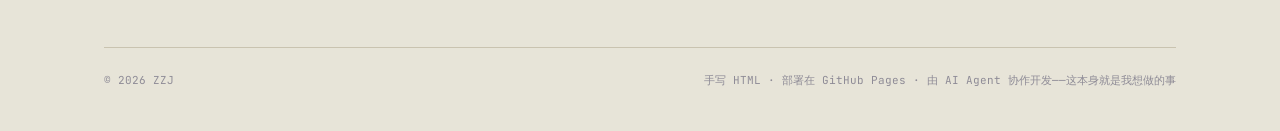
<file: blog/map.html>
<!DOCTYPE html>
<html lang="zh-CN">
<head>
<meta charset="UTF-8">
<meta name="viewport" content="width=device-width, initial-scale=1.0">
<title>认知是一张漆黑的地图 — ZZJ</title>
<meta name="description" content="提问质量与 AI 回答质量的相关性是 0.92。认知边界能不能被探索？鱼在出水之前无法感知水。">
<link rel="preconnect" href="https://fonts.googleapis.com">
<link rel="preconnect" href="https://fonts.gstatic.com" crossorigin>
<link href="https://fonts.googleapis.com/css2?family=Newsreader:ital,wght@0,500;0,600;1,400;1,500&family=JetBrains+Mono:wght@400;500;700&display=swap" rel="stylesheet">
<link rel="stylesheet" href="../assets/style.css">
<script>
/* 主题启动：默认白天，记忆优先，?theme= 可强制预览（首屏渲染前执行，防闪烁） */
(function () {
  var t = null;
  try { t = localStorage.getItem("zzj-theme"); } catch (e) {}
  var q = new URLSearchParams(location.search).get("theme");
  document.documentElement.setAttribute("data-theme",
    (q === "light" || q === "dark") ? q : (t || "light"));
})();
</script>
</head>
<body data-page="blog">
<div id="progress"></div>

<nav class="nav">
  <div class="nav-inner">
    <a href="../index.html" class="brand"><span class="at">@</span>zzj<span class="at">:~$</span></a>
    <ul class="nav-links">
      <li><a href="../index.html" data-page="index">首页</a></li>
      <li><a href="../projects.html" data-page="projects">项目</a></li>
      <li><a href="../blog.html" data-page="blog">博客</a></li>
      <li><a href="../resume.html" data-page="resume">简历</a></li>
    </ul>
    <button class="theme-toggle" id="theme-toggle" aria-label="切换黑白主题" title="切换黑白主题">
      <span class="icon i-moon">&#9790;</span><span class="icon i-sun">&#9728;</span>
    </button>
  </div>
</nav>

<article class="post-page">
  <div class="container">
    <div class="post-wrap">
      <div class="post-meta reveal">
        <span>2026.06.10</span>
        <span>·</span>
        <span>思考碎片 № 02</span>
        <span class="tag">元认知</span>
        <span class="tag">提问</span>
      </div>
      <h1 class="reveal" style="--d:.08s">认知是一张漆黑的地图</h1>
      <p class="post-lede reveal" style="--d:.16s">
        从一个寓言 Prompt 开始，绕到提问能力评估，最后停在一个比喻上——
        它不精确，但足够好用。
      </p>

      <div class="post-body">
        <h2 class="reveal">一、0.92 系数</h2>
        <p class="reveal">Anthropic 分析过 100 万条真实对话，得出一个数字：<strong>人类提问质量与 AI 回答质量的相关性系数 = 0.92</strong>。科学研究里 0.7 以上就算强相关，0.92 意味着——AI 几乎是提问者认知的放大器，近乎完美镜像。</p>
        <p class="reveal">大模型遇强则强，遇弱则弱。问题质量直接决定模型内部激活哪些"专家"。低质量的问题，很难激活高质量的答案。</p>

        <h2 class="reveal">二、我的提问模式自查</h2>
        <p class="reveal">拿这个系数照了照自己，我的提问大致分三类：</p>
        <ul class="reveal">
          <li><strong>A 类（操作型）</strong>——"怎么做""如何用"。占大多数。能用，但 AI 只能给说明书式的回答。</li>
          <li><strong>B 类（连接型）</strong>——"这个能不能跟 XX 结合"。偶尔出现，开始有自己的思考在里面。</li>
          <li><strong>C 类（深度型）</strong>——"要是没有这些杠杆，我又能干什么"。极少见。而且严格说，这类问题不是问 AI 的，是问自己的。</li>
        </ul>
        <p class="reveal">结论：提问能力不差，但没被有意识地开发。最大的短板是习惯性问"怎么做"，而不是"为什么"。</p>
        <p class="reveal">使用原则很简单：A 类日常省力，完全没问题；但<strong>当你需要 C 类答案时，必须问 C 类问题</strong>。不是每个问题都要 C 类，而是要知道什么时候该切换。</p>

        <h2 class="reveal">三、认知边界能探索吗</h2>
        <p class="reveal">顺着这个想下去，我问了自己一个问题：认知边界到底能不能被探索？</p>
        <p class="reveal">我先想到的是：可能是伪命题——人在没有参照物的时候，根本不知道自己不知道什么。</p>
        <p class="reveal">然后我问了另一个模型，它给了相反的回答：是真命题——<strong>"不知道自己不知道什么"这个状态本身，就是被框在认知边界里的终极证明。</strong>它打了个比方：鱼在出水之前无法感知水，但它对世界的认知确实被水限制着。你不需要看到脑后，才知道视野有边界。</p>
        <p class="reveal">后来我想通了：这两个回答其实不矛盾。一个回答的是"认知边界是否存在"（存在），一个回答的是"认知边界能否被直接探索"（不能，只能碰撞）。</p>

        <h2 class="reveal">四、四种探测器，都有缺陷</h2>
        <table class="reveal">
          <thead><tr><th>方法</th><th>原理</th><th>适合场景</th></tr></thead>
          <tbody>
            <tr><td>费曼检验</td><td>说不清楚 = 没真懂</td><td>你以为你懂的东西</td></tr>
            <tr><td>连问五次为什么</td><td>第三层卡住 = 只记了结论</td><td>你信奉的观点</td></tr>
            <tr><td>预测测试</td><td>预测错了 = 认知有缺口</td><td>你要做的决策</td></tr>
            <tr><td>找矛盾</td><td>两个信念打架 = 都没想透</td><td>你的价值观</td></tr>
          </tbody>
        </table>
        <p class="reveal">这四种方法有一个共同缺陷：<strong>全部靠自己</strong>。只能找到"知道自己不知道的"，找不到"不知道自己不知道的"。</p>
        <p class="reveal">所以必须补充外部输入：找观点完全不同的人聊天，去看高手怎么做同样的事——以及最准的一种：<strong>去实际做一个东西，看哪里卡住。行动是最高精度的探测器。</strong></p>

        <h2 class="reveal">五、黑暗地图</h2>
        <p class="reveal">聊到这里，一个比喻自己冒了出来：</p>
        <blockquote class="reveal">
          <p>认知是一张漆黑的地图。我学过的每一个知识、每一次思考，都是在点亮地图。尚未被点亮的地方，就是认知和思维的边界。</p>
        </blockquote>
        <p class="reveal">这个比喻有三层意思：</p>
        <ul class="reveal">
          <li><strong>地图是无限大的。</strong>没有人能学尽所有知识，选择点亮哪一块，比拼命多亮几块更重要。</li>
          <li><strong>亮着的地方，亮度不一样。</strong>背了定义是微光；能解释给别人听是灯泡；实际用它做过决策是火炬；能教别人用它做决策，才算太阳。</li>
          <li><strong>知识和认知不是一回事。</strong>知道一个事实，和理解它为什么重要、怎么用，是两回事。</li>
        </ul>

        <hr class="reveal">

        <p class="reveal em-note">行动启示：不相关的区域不用去亮。把跟自己有关的那几块从微光变成火炬——如无必要，勿增实体。</p>
        <p class="reveal em-note">这篇文章的轨迹：寓言 Prompt → 提问能力评估 → 认知边界是不是伪命题 → 黑暗地图。起点是 A 类问题，终点是 C 类问题。地图没变大多少，但有两块区域，从微光变成了灯泡。</p>
      </div>

      <nav class="post-nav reveal">
        <a href="fudu.html">← 上一篇：复读与不复读</a>
        <a href="../blog.html">全部文章</a>
      </nav>
    </div>
  </div>
</article>

<footer class="footer">
  <div class="footer-inner">
    <div>
      <span class="brand"><span class="at">@</span>zzj<span class="at">:~$</span></span>
      <p class="footer-motto">"把跟自己有关的那几块，从微光变成火炬。"</p>
    </div>
    <div>
      <h5>站内</h5>
      <ul>
        <li><a href="../index.html">首页</a></li>
        <li><a href="../projects.html">项目</a></li>
        <li><a href="../resume.html">简历</a></li>
      </ul>
    </div>
    <div>
      <h5>联系</h5>
      <ul>
        <li><a href="https://github.com/SaltedFish-ZZJ" target="_blank" rel="noopener">GitHub ↗</a></li>
        <li><button class="copy-btn" data-copy="744785343@qq.com" title="点击复制邮箱">744785343@qq.com</button></li>
                <li><button class="copy-btn" data-copy="Z13394200577" title="点击复制微信">Z13394200577</button></li>
              </ul>
    </div>
    <div class="footer-bottom" style="grid-column: 1 / -1;">
      <span>© <span id="year">2026</span> ZZJ</span>
      <span>手写 HTML · 部署在 GitHub Pages · 由 AI Agent 协作开发——这本身就是我想做的事</span>
    </div>
  </div>
</footer>

<button id="to-top" aria-label="返回顶部">↑</button>
<script src="../assets/main.js"></script>
</body>
</html>
</file>
<file: assets/style.css>
/* ============================================================
   朱梓健 · 个人站 — 深夜终端 · 金 / 青 / 荧光绿
   显示: Newsreader (衬线标题) · 正文: 系统无衬线 · 等宽: JetBrains Mono
   ============================================================ */

:root {
  color-scheme: dark;
  --bg: #14141f;
  --bg-2: #191928;
  --card: #1c1c2e;
  --term-bg: #0d0d17;
  --footer-bg: #0e0e17;
  --line: #2b2b42;
  --line-2: #22223a;
  --line-gold: rgba(226, 180, 95, .16);
  --gold-line-hover: rgba(226, 180, 95, .5);
  --cyan-line: rgba(86, 200, 232, .45);
  --cyan-link-line: rgba(86, 200, 232, .4);
  --ink: #eceadf;
  --txt: #c9c6d6;
  --ink-2: #a09db2;
  --ink-3: #6f6c84;
  --gold: #e2b45f;
  --gold-dim: #9a7c42;
  --gold-soft: rgba(226, 180, 95, .07);
  --gold-glow: rgba(226, 180, 95, .055);
  --hero-glow: rgba(226, 180, 95, .08);
  --cyan-glow: rgba(86, 200, 232, .045);
  --cyan: #56c8e8;
  --cyan-soft: rgba(86, 200, 232, .09);
  --green: #00ff87;
  --rose: #e94560;
  --btn-ink: #171310;
  --sel-ink: #171310;
  --grid-dot: rgba(236, 234, 223, .024);
  --hero-dot: rgba(236, 234, 223, .05);
  --row-hover: rgba(226, 180, 95, .045);
  --nav-bg: rgba(20, 20, 31, .82);
  --nav-bg-scrolled: rgba(14, 14, 23, .92);
  --term-txt: #e3e0d3;
  --term-dim: #a7a4b9;
  --term-line: #22223a;
  --term-shadow: 0 30px 90px rgba(0, 0, 0, .55), 0 0 70px rgba(226, 180, 95, .06);
  --term-shadow-hover: 0 36px 100px rgba(0, 0, 0, .6), 0 0 90px rgba(226, 180, 95, .1);
  --term-border-hover: rgba(226, 180, 95, .34);
  --shadow-lift: 0 18px 44px rgba(0, 0, 0, .5), 0 2px 10px rgba(0, 0, 0, .4);
  --shadow-nav: 0 8px 30px rgba(0, 0, 0, .35);
  --shadow-ghost: 0 10px 26px rgba(0, 0, 0, .35);
  --shadow-btn: 0 10px 30px rgba(226, 180, 95, .28);
  --shadow-float: 0 6px 18px rgba(0, 0, 0, .4);
  --scroll-thumb: #2b2b42;
  --scroll-thumb-hover: #3a3a58;
  --font-display: "Newsreader", "Songti SC", "Noto Serif SC", serif;
  --font-body: -apple-system, "Segoe UI", "PingFang SC", "Microsoft YaHei", "Helvetica Neue", sans-serif;
  --font-mono: "JetBrains Mono", "Cascadia Code", Consolas, "SF Mono", monospace;
  --ease: cubic-bezier(.22, .61, .21, 1);
}

/* ── 浅色主题：纸白日间模式。终端卡片恒为夜间（终端本来就是黑的）── */
[data-theme="light"] {
  color-scheme: light;
  --bg: #f4f2ea;
  --bg-2: #ebe8dd;
  --card: #faf9f3;
  --footer-bg: #e7e4d8;
  --line: #d8d3c3;
  --line-2: #c9c3b0;
  --line-gold: rgba(154, 106, 21, .2);
  --gold-line-hover: rgba(154, 106, 21, .55);
  --cyan-line: rgba(11, 111, 143, .5);
  --cyan-link-line: rgba(11, 111, 143, .45);
  --ink: #211f2b;
  --txt: #47444f;
  --ink-2: #5e5b68;
  --ink-3: #8e8b96;
  --gold: #9a6a15;
  --gold-dim: #7c5a1e;
  --gold-soft: rgba(154, 106, 21, .08);
  --gold-glow: rgba(154, 106, 21, .06);
  --hero-glow: rgba(154, 106, 21, .1);
  --cyan-glow: rgba(11, 111, 143, .05);
  --cyan: #0b6f8f;
  --cyan-soft: rgba(11, 111, 143, .1);
  --btn-ink: #fdf6e7;
  --sel-ink: #fdf6e7;
  --grid-dot: rgba(33, 31, 43, .05);
  --hero-dot: rgba(33, 31, 43, .07);
  --row-hover: rgba(154, 106, 21, .06);
  --nav-bg: rgba(244, 242, 234, .85);
  --nav-bg-scrolled: rgba(235, 232, 221, .95);
  --term-shadow: 0 26px 70px rgba(43, 36, 20, .3), 0 0 60px rgba(154, 106, 21, .14);
  --term-shadow-hover: 0 32px 84px rgba(43, 36, 20, .36), 0 0 80px rgba(154, 106, 21, .18);
  --term-border-hover: rgba(154, 106, 21, .5);
  --shadow-lift: 0 16px 38px rgba(43, 36, 20, .14), 0 2px 8px rgba(43, 36, 20, .08);
  --shadow-nav: 0 8px 24px rgba(43, 36, 20, .12);
  --shadow-ghost: 0 10px 24px rgba(43, 36, 20, .14);
  --shadow-btn: 0 10px 26px rgba(154, 106, 21, .32);
  --shadow-float: 0 6px 16px rgba(43, 36, 20, .18);
  --scroll-thumb: #c8c2ae;
  --scroll-thumb-hover: #a9a28b;
}

* { margin: 0; padding: 0; box-sizing: border-box; }

html { scroll-behavior: smooth; }

body {
  font-family: var(--font-body);
  background: var(--bg);
  background-image:
    radial-gradient(58rem 30rem at 88% -8%, var(--gold-glow), transparent 60%),
    radial-gradient(46rem 28rem at -8% 24%, var(--cyan-glow), transparent 60%);
  background-attachment: fixed;
  color: var(--ink);
  font-size: 1.0625rem;
  line-height: 1.85;
  -webkit-font-smoothing: antialiased;
  transition: background-color .45s var(--ease), color .45s var(--ease);
}

/* 全局网格底纹 */
body::before {
  content: ""; position: fixed; inset: 0; z-index: -1; pointer-events: none;
  background-image:
    linear-gradient(var(--grid-dot) 1px, transparent 1px),
    linear-gradient(90deg, var(--grid-dot) 1px, transparent 1px);
  background-size: 44px 44px;
  -webkit-mask-image: radial-gradient(ellipse at 50% 0%, #000 25%, transparent 78%);
  mask-image: radial-gradient(ellipse at 50% 0%, #000 25%, transparent 78%);
}

::selection { background: var(--gold); color: var(--sel-ink); }

::-webkit-scrollbar { width: 10px; }
::-webkit-scrollbar-track { background: var(--bg); }
::-webkit-scrollbar-thumb { background: var(--scroll-thumb); border-radius: 8px; }
::-webkit-scrollbar-thumb:hover { background: var(--scroll-thumb-hover); }

a { color: inherit; text-decoration: none; }
:focus-visible { outline: 2px solid var(--gold); outline-offset: 3px; border-radius: 2px; }

.container { max-width: 70rem; margin: 0 auto; padding: 0 1.5rem; }

/* ── 阅读进度条 ── */
#progress {
  position: fixed; top: 0; left: 0; height: 2px; width: 100%;
  background: linear-gradient(90deg, var(--gold), var(--cyan));
  transform: scaleX(0); transform-origin: left;
  z-index: 300; transition: transform .1s linear;
}

/* ── 导航 ── */
.nav {
  position: sticky; top: 0; z-index: 200;
  background: var(--nav-bg);
  backdrop-filter: blur(12px);
  border-bottom: 1px solid transparent;
  transition: border-color .35s, background .35s, box-shadow .35s;
}
.nav.scrolled {
  border-bottom-color: var(--line-gold);
  background: var(--nav-bg-scrolled);
  box-shadow: var(--shadow-nav);
}
.nav-inner {
  max-width: 70rem; margin: 0 auto; padding: 0 1.5rem;
  height: 3.9rem; display: flex; align-items: center; justify-content: space-between;
}
.brand {
  font-family: var(--font-mono); font-size: .875rem; font-weight: 700;
  letter-spacing: .08em; color: var(--ink);
}
.brand .at { color: var(--gold); }
.nav-links { display: flex; gap: 2rem; list-style: none; }
.nav-links a {
  font-size: .875rem; color: var(--ink-2); position: relative; padding: .3rem 0;
  background-image: linear-gradient(var(--gold), var(--gold));
  background-size: 0% 1.5px; background-position: 0 100%; background-repeat: no-repeat;
  transition: background-size .3s var(--ease), color .3s;
}
.nav-links a:hover, .nav-links a.active { color: var(--ink); background-size: 100% 1.5px; }
.nav-links a.active { font-weight: 600; }
@media (max-width: 560px) {
  .nav-links { gap: 1.1rem; }
  .nav-links a { font-size: .8125rem; }
  .brand { font-size: .75rem; }
}

/* ── Hero ── */
.hero {
  padding: 6rem 0 5.5rem;
  background-image: radial-gradient(var(--hero-dot) 1px, transparent 1px);
  background-size: 26px 26px;
  position: relative;
}
.hero::before {
  content: ""; position: absolute; inset: 0; pointer-events: none;
  background: radial-gradient(52rem 26rem at 12% 0%, var(--hero-glow), transparent 62%);
}
.hero-grid {
  display: grid; grid-template-columns: 1.15fr .85fr; gap: 4.5rem; align-items: center;
  position: relative;
}
.hero-eyebrow {
  font-family: var(--font-mono); font-size: .75rem; letter-spacing: .14em;
  color: var(--gold); text-transform: uppercase; margin-bottom: 1.4rem;
  display: flex; align-items: center; gap: .7rem;
}
.hero-eyebrow::before { content: ""; width: 2.2rem; height: 1px; background: var(--gold); }
.hero h1 {
  font-family: var(--font-display); font-weight: 600;
  font-size: clamp(3rem, 7vw, 4.9rem); line-height: 1.12; letter-spacing: -.01em;
}
.hero h1 .accent-dot { color: var(--gold); }
.hero-role {
  margin-top: 1.2rem; font-size: 1.05rem; color: var(--ink-2);
  display: flex; align-items: center; gap: .8rem; flex-wrap: wrap;
}
.hero-role .sep { width: 4px; height: 4px; border-radius: 50%; background: var(--ink-3); }
.hero-bio { margin-top: 1.8rem; max-width: 34rem; color: var(--ink-2); font-size: 1.02rem; }
.hero-bio strong { color: var(--ink); font-weight: 600; }
.hero-cta { margin-top: 2.4rem; display: flex; gap: 1rem; flex-wrap: wrap; }

/* 子页页头 */
.page-head { padding: 4.5rem 0 3.5rem; }
.page-head h1 { font-size: clamp(2.4rem, 5vw, 3.4rem); }
.page-head .hero-bio { margin-top: 1.2rem; }

.btn {
  display: inline-flex; align-items: center; gap: .55rem;
  font-family: var(--font-mono); font-size: .8125rem; letter-spacing: .05em;
  padding: .72rem 1.35rem; border: 1px solid var(--gold);
  background: var(--gold); color: var(--btn-ink); font-weight: 700;
  transition: transform .25s var(--ease), box-shadow .25s var(--ease), background .25s, color .25s, border-color .25s;
  cursor: pointer;
}
.btn:hover { transform: translateY(-2px); box-shadow: var(--shadow-btn); }
.btn-ghost { background: transparent; color: var(--ink); border-color: var(--line); font-weight: 500; }
.btn-ghost:hover { border-color: var(--gold); color: var(--gold); box-shadow: var(--shadow-ghost); }

/* ── 终端卡片 ── */
.term {
  background: var(--term-bg); border: 1px solid var(--line-gold); border-radius: 12px;
  box-shadow: var(--term-shadow);
  overflow: hidden; position: relative;
  transform: rotate(.6deg);
  transition: transform .5s var(--ease), box-shadow .5s var(--ease), border-color .5s;
}
.term:hover {
  transform: rotate(0deg) translateY(-4px);
  border-color: var(--term-border-hover);
  box-shadow: var(--term-shadow-hover);
}
.term::after {
  content: ""; position: absolute; inset: 0; pointer-events: none; border-radius: inherit;
  background: repeating-linear-gradient(0deg, rgba(255, 255, 255, .012) 0 1px, transparent 1px 4px);
}
.term-bar {
  display: flex; align-items: center; gap: .45rem;
  padding: .75rem 1.1rem; border-bottom: 1px solid var(--term-line);
}
.term-dot { width: 11px; height: 11px; border-radius: 50%; opacity: .85; }
.term-dot:nth-child(1) { background: var(--rose); }
.term-dot:nth-child(2) { background: var(--gold); }
.term-dot:nth-child(3) { background: var(--green); }
.term-title {
  margin-left: auto; margin-right: auto;
  font-family: var(--font-mono); font-size: .6875rem; color: var(--ink-3);
}
.term-body {
  padding: 1.3rem 1.4rem 1.5rem;
  font-family: var(--font-mono); font-size: .85rem; line-height: 1.95;
  color: var(--term-txt); min-height: 300px;
}
.term-body .line { white-space: pre-wrap; word-break: break-all; }
.t-prompt { color: var(--green); }
.t-cmd { color: var(--term-txt); }
.t-out { color: var(--term-dim); }
.t-key { color: var(--gold); }
.caret {
  display: inline-block; width: .55em; height: 1.05em; margin-left: 2px;
  background: var(--green); vertical-align: text-bottom;
  animation: blink 1.05s steps(1) infinite;
}
@keyframes blink { 50% { opacity: 0; } }

/* ── 通用区块 ── */
.section { padding: 5rem 0; border-top: 1px solid var(--line); }
.section.tinted { background: var(--bg-2); }
.section.flush { border-top: none; padding-top: 1rem; }
.sec-head {
  display: flex; align-items: baseline; gap: 1.4rem; margin-bottom: 2.8rem;
}
.sec-num {
  font-family: var(--font-mono); font-size: .8125rem; color: var(--gold);
  letter-spacing: .1em; transform: translateY(-2px);
}
.sec-title {
  font-family: var(--font-display); font-weight: 600;
  font-size: clamp(1.65rem, 3.2vw, 2.3rem); line-height: 1.25;
}
.sec-link {
  margin-left: auto; font-family: var(--font-mono); font-size: .8125rem;
  color: var(--ink-2); white-space: nowrap;
  transition: color .25s;
}
.sec-link:hover { color: var(--gold); }
.sec-link .arr { display: inline-block; transition: transform .25s var(--ease); }
.sec-link:hover .arr { transform: translateX(4px); }

/* ── 此刻正在做 ── */
.now-strip {
  display: grid; grid-template-columns: repeat(3, 1fr); gap: 1.25rem;
}
.now-item {
  border: 1px solid var(--line); background: var(--card);
  padding: 1.5rem 1.6rem; position: relative;
  transition: border-color .3s, transform .3s var(--ease), box-shadow .3s var(--ease);
}
.now-item:hover { border-color: var(--gold-line-hover); transform: translateY(-3px); box-shadow: var(--shadow-lift); }
.now-tag {
  font-family: var(--font-mono); font-size: .6875rem; letter-spacing: .1em;
  color: var(--cyan); text-transform: uppercase;
}
.now-item h3 { font-size: 1.02rem; font-weight: 600; margin: .55rem 0 .4rem; }
.now-item p { font-size: .875rem; color: var(--ink-2); line-height: 1.75; }
@media (max-width: 760px) { .now-strip { grid-template-columns: 1fr; } }

/* ── 项目卡片 ── */
.proj-grid { display: grid; grid-template-columns: 1fr 1fr; gap: 1.4rem; }
.proj {
  border: 1px solid var(--line); background: var(--card);
  padding: 1.9rem 2rem 1.7rem; position: relative; overflow: hidden;
  transition: border-color .35s, transform .35s var(--ease), box-shadow .35s var(--ease);
}
.proj::after {
  content: ""; position: absolute; left: 0; top: 0; height: 3px; width: 0;
  background: linear-gradient(90deg, var(--gold), var(--cyan));
  transition: width .45s var(--ease);
}
.proj:hover { border-color: var(--gold-line-hover); transform: translateY(-4px); box-shadow: var(--shadow-lift); }
.proj:hover::after { width: 100%; }
.proj-top { display: flex; align-items: baseline; justify-content: space-between; gap: 1rem; }
.proj-num { font-family: var(--font-mono); font-size: .75rem; color: var(--ink-3); }
.proj h3 { font-size: 1.15rem; font-weight: 650; line-height: 1.4; }
.proj h3 a { transition: color .25s; }
.proj h3 a:hover { color: var(--gold); }
.proj-desc { margin-top: .7rem; font-size: .9rem; color: var(--ink-2); line-height: 1.8; }
.proj-desc strong { color: var(--ink); font-weight: 600; }
.proj-desc code {
  font-family: var(--font-mono); font-size: .8em; color: var(--cyan);
  background: var(--cyan-soft); padding: .1em .4em; border-radius: 4px;
}
.proj-foot { margin-top: 1.3rem; display: flex; align-items: center; gap: .6rem; flex-wrap: wrap; }
.tag {
  font-family: var(--font-mono); font-size: .6875rem; letter-spacing: .04em;
  border: 1px solid var(--line); padding: .18rem .6rem; border-radius: 999px;
  color: var(--ink-2); transition: border-color .25s, color .25s, background .25s;
}
.proj:hover .tag { border-color: var(--cyan-line); color: var(--cyan); background: var(--cyan-soft); }
.proj-link {
  margin-left: auto; font-family: var(--font-mono); font-size: .75rem; color: var(--cyan);
  display: inline-flex; align-items: center; gap: .35rem;
}
.proj-link .arr { transition: transform .25s var(--ease); }
.proj-link:hover .arr { transform: translate(3px, -3px); }
@media (max-width: 760px) { .proj-grid { grid-template-columns: 1fr; } }

/* 方法论卡片 */
.method-grid { display: grid; grid-template-columns: repeat(3, 1fr); gap: 1.4rem; }
.method {
  border: 1px solid var(--line); background: var(--card); padding: 1.9rem 1.8rem;
  transition: border-color .35s, transform .35s var(--ease), box-shadow .35s var(--ease);
}
.method:hover { border-color: var(--gold-line-hover); transform: translateY(-4px); box-shadow: var(--shadow-lift); }
.method .glyph {
  font-family: var(--font-display); font-style: italic; font-size: 1.9rem;
  color: var(--gold); line-height: 1; margin-bottom: 1rem; display: block;
}
.method h3 { font-size: 1.08rem; font-weight: 650; }
.method p { margin-top: .6rem; font-size: .875rem; color: var(--ink-2); line-height: 1.8; }
.method-quote {
  margin-top: 1rem; padding-top: 1rem; border-top: 1px dashed var(--line);
  font-family: var(--font-display); font-style: italic; font-size: .95rem; color: var(--ink);
}
@media (max-width: 900px) { .method-grid { grid-template-columns: 1fr; } }

/* ── 技术栈条 ── */
.stack {
  margin-top: 3.2rem; padding-top: 2.2rem; border-top: 1px dashed var(--line);
  display: flex; flex-wrap: wrap; gap: .7rem; align-items: center;
}
.stack-label { font-family: var(--font-mono); font-size: .75rem; color: var(--ink-3); letter-spacing: .1em; margin-right: .4rem; }
.stack .tag:hover { border-color: var(--cyan-line); color: var(--cyan); }

/* ── 博客列表 ── */
.post-list { list-style: none; }
.post-row {
  display: grid; grid-template-columns: 7.5rem 1fr auto; gap: 2.2rem;
  padding: 2.1rem 0; border-top: 1px solid var(--line); align-items: baseline;
  transition: padding-left .3s var(--ease);
}
.post-list li:last-child .post-row { border-bottom: 1px solid var(--line); }
.post-row:hover { padding-left: .8rem; }
.post-date { font-family: var(--font-mono); font-size: .75rem; color: var(--ink-3); letter-spacing: .05em; }
.post-row h3 {
  font-family: var(--font-display); font-weight: 600; font-size: 1.45rem; line-height: 1.4;
  transition: color .25s;
}
.post-row:hover h3 { color: var(--gold); }
.post-excerpt { margin-top: .5rem; font-size: .9rem; color: var(--ink-2); line-height: 1.8; max-width: 44rem; }
.post-tags { margin-top: .8rem; display: flex; gap: .5rem; flex-wrap: wrap; }
.post-arrow {
  font-family: var(--font-mono); color: var(--ink-3); font-size: 1.1rem;
  transition: transform .3s var(--ease), color .3s;
}
.post-row:hover .post-arrow { transform: translateX(6px); color: var(--gold); }
@media (max-width: 700px) {
  .post-row { grid-template-columns: 1fr; gap: .6rem; padding: 1.7rem 0; }
  .post-arrow { display: none; }
}

/* 概念卡片 */
.concept-grid { display: grid; grid-template-columns: repeat(3, 1fr); gap: 1.1rem; }
.concept {
  border: 1px solid var(--line); background: var(--card); padding: 1.35rem 1.4rem;
  transition: border-color .3s, transform .3s var(--ease), box-shadow .3s var(--ease);
}
.concept:hover { border-color: var(--cyan-line); transform: translateY(-3px); box-shadow: var(--shadow-lift); }
.concept h4 { font-size: .95rem; font-weight: 650; color: var(--cyan); }
.concept p { margin-top: .45rem; font-size: .8125rem; color: var(--ink-2); line-height: 1.7; }
@media (max-width: 860px) { .concept-grid { grid-template-columns: 1fr 1fr; } }
@media (max-width: 560px) { .concept-grid { grid-template-columns: 1fr; } }

/* ── 文章页 ── */
.post-page { padding: 5rem 0 4rem; }
.post-wrap { max-width: 44rem; margin: 0 auto; }
.post-meta {
  display: flex; align-items: center; gap: 1.1rem; flex-wrap: wrap;
  font-family: var(--font-mono); font-size: .75rem; color: var(--ink-3);
  letter-spacing: .05em; margin-bottom: 1.6rem;
}
.post-meta .tag { font-size: .625rem; }
.post-wrap > h1 {
  font-family: var(--font-display); font-weight: 600;
  font-size: clamp(1.95rem, 4.5vw, 2.7rem); line-height: 1.3; letter-spacing: -.005em;
}
.post-lede {
  margin-top: 1.3rem; font-family: var(--font-display); font-style: italic;
  font-size: 1.15rem; color: var(--ink-2); line-height: 1.8;
  padding-left: 1.2rem; border-left: 2px solid var(--gold);
}
.post-body { margin-top: 2.8rem; }
.post-body > p, .post-body > ul, .post-body > ol { margin-bottom: 1.4rem; }
.post-body p { color: var(--txt); }
.post-body a {
  color: var(--cyan); border-bottom: 1px solid var(--cyan-link-line);
  transition: border-color .25s;
}
.post-body a:hover { border-bottom-color: var(--cyan); }
.post-body h2 {
  font-family: var(--font-display); font-weight: 600; font-size: 1.42rem; color: var(--ink);
  margin: 2.9rem 0 1.1rem; padding-left: .9rem;
  border-left: 3px solid var(--gold); line-height: 1.4;
}
.post-body h3 { font-size: 1.1rem; font-weight: 650; margin: 2rem 0 .8rem; }
.post-body strong { color: var(--ink); font-weight: 650; }
.post-body ul, .post-body ol { padding-left: 1.4rem; }
.post-body li { margin-bottom: .45rem; color: var(--txt); }
.post-body li::marker { color: var(--gold); }
.post-body blockquote {
  margin: 2rem 0; padding: 1.1rem 1.5rem;
  border-left: 2px solid var(--gold); background: var(--gold-soft);
  font-family: var(--font-display); font-style: italic; font-size: 1.12rem;
  color: var(--ink); line-height: 1.8;
}
.post-body blockquote p { margin: 0; color: var(--ink); }
.post-body code {
  font-family: var(--font-mono); font-size: .84em; color: var(--cyan);
  background: var(--cyan-soft); padding: .12em .4em; border-radius: 4px;
}
.post-body pre {
  margin: 1.8rem 0; padding: 1.3rem 1.5rem; overflow-x: auto;
  background: var(--term-bg); border: 1px solid var(--term-line); border-radius: 10px;
  color: var(--term-txt);
  font-family: var(--font-mono); font-size: .8125rem; line-height: 1.9;
}
.post-body pre code { background: none; padding: 0; color: inherit; font-size: 1em; }
.post-body table {
  width: 100%; border-collapse: collapse; margin: 1.8rem 0; font-size: .9rem;
}
.post-body th {
  font-family: var(--font-mono); font-size: .72rem; letter-spacing: .08em;
  text-transform: uppercase; text-align: left; color: var(--gold);
  border-bottom: 2px solid var(--line); padding: .6rem .8rem;
}
.post-body td { border-bottom: 1px solid var(--line-2); padding: .65rem .8rem; color: var(--txt); vertical-align: top; }
.post-body tr:hover td { background: var(--row-hover); }
.post-body hr { border: none; margin: 3rem auto; text-align: center; }
.post-body hr::after { content: "· · ·"; color: var(--ink-3); letter-spacing: .6em; font-family: var(--font-display); }
.post-body .em-note {
  font-family: var(--font-display); font-style: italic; color: var(--ink-2); font-size: 1.02rem;
}
.post-nav {
  margin-top: 4rem; padding-top: 2rem; border-top: 1px solid var(--line);
  display: flex; justify-content: space-between; gap: 2rem; flex-wrap: wrap;
}
.post-nav a { font-family: var(--font-mono); font-size: .8125rem; color: var(--ink-2); transition: color .25s; }
.post-nav a:hover { color: var(--gold); }

/* ── 简历页 ── */
.resume-switch {
  display: inline-flex; flex-wrap: wrap; gap: .4rem; margin: 0 0 1.6rem;
  background: var(--gold-soft); border: 1px solid var(--line-gold);
  padding: .3rem; font-family: var(--font-mono);
}
.resume-switch a {
  padding: .45rem 1.1rem; font-size: .78rem; letter-spacing: .03em;
  color: var(--ink-2); transition: all .25s var(--ease);
}
.resume-switch a.active { background: var(--gold); color: var(--btn-ink); font-weight: 700; }
.resume-switch a:not(.active):hover { color: var(--gold); }
@media (max-width: 640px) {
  .resume-switch { display: flex; width: 100%; }
  .resume-switch a { flex: 1 1 auto; padding: .5rem .6rem; font-size: .72rem; text-align: center; }
}
@media print { .resume-switch { display: none !important; } }
.resume-head { padding: 4.5rem 0 2.5rem; }
.resume-head h1 { font-family: var(--font-display); font-weight: 600; font-size: clamp(2.4rem, 5vw, 3.4rem); }
.resume-contact {
  margin-top: 1rem; display: flex; flex-wrap: wrap; gap: .5rem 1.6rem;
  font-family: var(--font-mono); font-size: .8125rem; color: var(--ink-2);
}
.resume-contact a { transition: color .25s; }
.resume-contact a:hover { color: var(--gold); }
.resume-bar { display: flex; gap: .9rem; margin-top: 1.8rem; }

/* ── 简历数字亮点条 ── */
.resume-highlights {
  display: grid; grid-template-columns: repeat(4, 1fr); gap: 1rem; margin-top: 2.2rem;
}
.hl-item {
  background: var(--gold-soft); border: 1px solid var(--line-gold);
  padding: 1rem 1.2rem; transition: transform .3s var(--ease), border-color .3s;
}
.hl-item:hover { transform: translateY(-2px); border-color: var(--gold-line-hover); }
.hl-num {
  display: block; font-family: var(--font-display); font-weight: 600;
  font-size: 2.1rem; line-height: 1.15; color: var(--gold); letter-spacing: -.01em;
}
.hl-num em { font-style: normal; font-size: .55em; margin-left: .08em; }
.hl-label {
  display: block; margin-top: .3rem;
  font-family: var(--font-mono); font-size: .68rem; line-height: 1.55;
  letter-spacing: .03em; color: var(--ink-2);
}
@media (max-width: 760px) { .resume-highlights { grid-template-columns: 1fr 1fr; } }
@media print {
  .resume-highlights { gap: .5rem; margin-top: 1.2rem; }
  .hl-item { background: #faf6ec !important; border-color: #ddd !important; padding: .6rem .8rem; }
  .hl-num { color: #8a6a1f !important; font-size: 1.5rem; }
  .hl-label { color: #666 !important; }
}

/* ── 项目"为什么做" ── */
.proj-why {
  font-size: .85rem; color: var(--ink-2); background: var(--gold-soft);
  border-left: 2px solid var(--gold); padding: .55rem .9rem; margin: .6rem 0 .9rem;
  line-height: 1.75;
}
.proj-why b { color: var(--gold-dim); font-weight: 650; }
.resume-section { padding: 2.6rem 0; border-top: 1px solid var(--line); }
.resume-section h2 {
  font-family: var(--font-display); font-weight: 600; font-size: 1.55rem; margin-bottom: 1.4rem;
}
.resume-item { margin-bottom: 1.8rem; }
.resume-item-head { display: flex; justify-content: space-between; align-items: baseline; gap: 1rem; flex-wrap: wrap; }
.resume-item-head h3 { font-size: 1.08rem; font-weight: 650; }
.resume-item-head .when { font-family: var(--font-mono); font-size: .75rem; color: var(--ink-3); }
.resume-item-head a { color: var(--cyan); }
.resume-item-head a:hover { color: var(--gold); }
.resume-item .sub { font-size: .85rem; color: var(--gold); font-family: var(--font-mono); margin: .15rem 0 .5rem; }
.resume-item ul { padding-left: 1.3rem; margin-top: .5rem; }
.resume-item li { font-size: .92rem; color: var(--txt); margin-bottom: .4rem; }
.resume-item li::marker { color: var(--gold); }
.resume-item p { color: var(--txt); }
.adv-grid { display: grid; grid-template-columns: 1fr 1fr; gap: 1rem 2rem; }
.adv-grid .adv { font-size: .92rem; color: var(--txt); }
.adv-grid .adv b { color: var(--ink); }
@media (max-width: 700px) { .adv-grid { grid-template-columns: 1fr; } }

.skills-table { width: 100%; border-collapse: collapse; font-size: .92rem; }
.skills-table th, .skills-table .sk-cat {
  font-weight: 650; width: 9rem; color: var(--ink);
  border-bottom: 1px solid var(--line); padding: .7rem .8rem; text-align: left; vertical-align: top;
}
.skills-table td { border-bottom: 1px solid var(--line); padding: .7rem .8rem; color: var(--txt); }
.skills-table tr:last-child th, .skills-table tr:last-child td { border-bottom: none; }
.resume-cols { display: grid; grid-template-columns: 1fr 1fr; gap: 0 4rem; }
@media (max-width: 760px) { .resume-cols { grid-template-columns: 1fr; gap: 2rem; } }

/* ── 页脚 ── */
.footer { background: var(--footer-bg); border-top: 1px solid var(--line); color: var(--ink-2); margin-top: 4rem; }
.footer-inner {
  max-width: 70rem; margin: 0 auto; padding: 3.5rem 1.5rem 2.5rem;
  display: grid; grid-template-columns: 1.4fr 1fr 1fr; gap: 3rem;
}
.footer .brand { color: var(--ink); font-size: 1rem; }
.footer-motto { margin-top: .9rem; font-family: var(--font-display); font-style: italic; font-size: 1rem; color: var(--ink-2); line-height: 1.7; }
.footer h5 {
  font-family: var(--font-mono); font-size: .6875rem; letter-spacing: .14em;
  text-transform: uppercase; color: var(--gold-dim); margin-bottom: 1rem;
}
.footer ul { list-style: none; }
.footer li { margin-bottom: .55rem; font-size: .875rem; }
.footer a { transition: color .25s; }
.footer a:hover { color: var(--gold); }
.footer-bottom {
  grid-column: 1 / -1;
  border-top: 1px solid var(--line-2); margin-top: 1rem;
  font-family: var(--font-mono); font-size: .6875rem; color: var(--ink-3);
  padding-top: 1.4rem; display: flex; justify-content: space-between; gap: 1rem; flex-wrap: wrap;
}
@media (max-width: 760px) { .footer-inner { grid-template-columns: 1fr; gap: 2rem; } }

/* ── 行内强调链接 ── */
.inline-link {
  color: var(--cyan); border-bottom: 1px solid var(--cyan-link-line);
  transition: border-color .25s;
}
.inline-link:hover { border-bottom-color: var(--cyan); }

/* ── 点击复制按钮（邮箱/电话）── */
.copy-btn {
  font: inherit; color: inherit; background: none; border: none; padding: 0;
  cursor: pointer; letter-spacing: inherit; text-align: left;
  border-bottom: 1px dashed var(--line);
  transition: color .25s, border-color .25s;
}
.copy-btn:hover { color: var(--gold); border-bottom-color: var(--gold); }
.copy-btn::after {
  content: "✓ 已复制"; margin-left: .4em; font-size: .72em;
  color: var(--green); opacity: 0; transition: opacity .25s;
}
.copy-btn.copied { color: var(--green); border-bottom-color: var(--green); }
.copy-btn.copied::after { opacity: 1; }

/* ── 黑白切换 ── */
.theme-toggle {
  width: 2.2rem; height: 2.2rem; flex: none;
  display: inline-flex; align-items: center; justify-content: center;
  border: 1px solid var(--line); border-radius: 50%;
  background: transparent; color: var(--ink-2);
  font-size: 1rem; line-height: 1; cursor: pointer;
  transition: border-color .3s, color .3s, transform .45s var(--ease);
}
.theme-toggle:hover { border-color: var(--gold); color: var(--gold); transform: rotate(35deg); }
.theme-toggle .icon { display: block; transition: opacity .3s, transform .45s var(--ease); }
.theme-toggle .i-moon,
[data-theme="light"] .theme-toggle .i-sun { opacity: 0; transform: scale(.4) rotate(-90deg); position: absolute; }
.theme-toggle .i-sun,
[data-theme="light"] .theme-toggle .i-moon { opacity: 1; transform: none; }
html.theme-fade, html.theme-fade *, html.theme-fade *::before, html.theme-fade *::after {
  transition: background-color .45s var(--ease), border-color .45s var(--ease), color .45s var(--ease), box-shadow .45s var(--ease) !important;
}
/* ── 返回顶部 ── */
#to-top {
  position: fixed; right: 1.6rem; bottom: 1.6rem; z-index: 250;
  width: 2.6rem; height: 2.6rem; border-radius: 50%;
  border: 1px solid var(--line); background: var(--card); color: var(--ink-2);
  font-family: var(--font-mono); cursor: pointer;
  opacity: 0; transform: translateY(10px); pointer-events: none;
  transition: opacity .3s, transform .3s var(--ease), border-color .25s, color .25s;
  box-shadow: var(--shadow-float);
}
#to-top.show { opacity: 1; transform: translateY(0); pointer-events: auto; }
#to-top:hover { border-color: var(--gold); color: var(--gold); }

/* ── 滚动显现 ── */
.reveal {
  opacity: 0; transform: translateY(20px);
  transition: opacity .7s var(--ease), transform .7s var(--ease);
  transition-delay: var(--d, 0s);
}
.reveal.in { opacity: 1; transform: none; }

@media (max-width: 900px) {
  .hero-grid { grid-template-columns: 1fr; gap: 3rem; }
  .hero { padding: 4rem 0 3.5rem; }
  .term { transform: none; }
}

/* ── 打印：强制浅色，简历可直接导出 PDF ── */
@media print {
  body { background: #fff !important; color: #111 !important; }
  body::before, .nav, .footer, #to-top, #progress, .resume-bar { display: none !important; }
  .section, .resume-section { padding: 1.2rem 0; border-color: #ddd !important; }
  h1, h2, h3, .resume-item-head h3 { color: #111 !important; }
  p, li, td, .adv, .resume-item p, .skills-table td, .resume-contact { color: #333 !important; }
  a { color: #111 !important; }
  .resume-item .sub { color: #8a6a1f !important; }
  .resume-section h2 { border: none; }
  .skills-table td, .skills-table th, .skills-table .sk-cat { border-color: #ddd !important; }
  .reveal { opacity: 1 !important; transform: none !important; }
  .term { box-shadow: none !important; }
}

@media (prefers-reduced-motion: reduce) {
  *, *::before, *::after { animation: none !important; transition: none !important; }
  html { scroll-behavior: auto; }
  .reveal { opacity: 1; transform: none; }
}
</file>
<file: pc-tutorial/assets/index-mzEd7H9z.css>
*{margin:0;padding:0;box-sizing:border-box}html,body,#app{height:100%;overflow:hidden}body{font-family:Noto Sans SC,Microsoft YaHei,PingFang SC,sans-serif;-webkit-user-select:none;user-select:none;cursor:default}button{font-family:inherit;cursor:pointer;border:none;background:none}.fd-desktop{position:absolute;top:0;right:0;bottom:40px;left:0;overflow:hidden;background:radial-gradient(1100px 750px at 78% 18%,rgba(0,170,255,.34),transparent 62%),radial-gradient(900px 700px at 12% 88%,rgba(0,80,190,.5),transparent 65%),linear-gradient(138deg,#001a3a,#00306b 46%,#0057b8)}.fd-icons{position:absolute;left:14px;top:14px;display:flex;flex-direction:column;gap:4px}.fd-icon{width:88px;padding:9px 4px 7px;border-radius:4px;text-align:center;border:1px solid transparent;transition:background .15s}.fd-icon:hover{background:#78b4ff29;border-color:#96c8ff38}.fd-icon.selected{background:#5aa0ff4d;border-color:#a0cdff8c}.fd-icon-emoji{font-size:42px;display:block;filter:drop-shadow(0 2px 5px rgba(0,0,0,.45))}.fd-icon-label{display:block;margin-top:5px;font-size:13px;color:#fff;text-shadow:0 1px 3px rgba(0,0,0,.85)}.fd-taskbar{position:absolute;left:0;right:0;bottom:0;height:40px;z-index:120;background:#0b0d11f0;-webkit-backdrop-filter:blur(10px);backdrop-filter:blur(10px);border-top:1px solid rgba(255,255,255,.07);display:flex;align-items:center}.fd-startbtn{height:40px;min-width:46px;display:flex;align-items:center;justify-content:center;transition:background .15s}.fd-startbtn:hover{background:#ffffff17}.fd-search{margin-left:6px;height:28px;width:200px;border-radius:3px;background:#fff;display:flex;align-items:center;padding:0 10px;color:#7a7f87;font-size:13px}.fd-tb-apps{display:flex;height:40px;margin-left:6px}.fd-tb-app{position:relative;height:40px;min-width:44px;font-size:20px;display:flex;align-items:center;justify-content:center;transition:background .15s}.fd-tb-app:hover{background:#ffffff17}.fd-tb-app .fd-ind{position:absolute;left:50%;bottom:2px;transform:translate(-50%);width:0;height:2px;background:#76b9ed;transition:width .25s}.fd-tb-app.running .fd-ind{width:16px}.fd-tb-app.running.minimized .fd-ind{width:26px}.fd-tb-app.minimized{background:#ffffff1f}.fd-clock{height:40px;padding:0 14px;display:flex;flex-direction:column;align-items:flex-end;justify-content:center;color:#fff;font-size:12px;line-height:1.35}.fd-ctxmenu{position:fixed;z-index:300;min-width:200px;padding:4px 0;background:#f4f4f4;border:1px solid #cfcfcf;border-radius:4px;box-shadow:0 8px 28px #00000059;font-size:13px;color:#333;opacity:0;transform:scale(.96);transform-origin:top left;pointer-events:none;transition:opacity .12s,transform .12s}.fd-ctxmenu.show{opacity:1;transform:scale(1);pointer-events:auto}.fd-mi{padding:6px 26px}.fd-mi:hover{background:#e2e8f0}.fd-sep{height:1px;background:#ddd;margin:4px 0}.fd-startmenu{position:absolute;left:0;bottom:40px;z-index:520;width:320px;background:#1c1f25f7;-webkit-backdrop-filter:blur(12px);backdrop-filter:blur(12px);border:1px solid rgba(255,255,255,.08);box-shadow:0 14px 50px #0000008c;opacity:0;transform:translateY(24px);pointer-events:none;transition:opacity .18s,transform .18s}.fd-startmenu.show{opacity:1;transform:translateY(0);pointer-events:auto}.fd-sm-header{padding:16px 18px;color:#cfd3d9;font-size:13px;border-bottom:1px solid rgba(255,255,255,.06)}.fd-sm-list{padding:8px 0}.fd-sm-item{display:flex;align-items:center;gap:12px;padding:9px 18px;color:#e8eaed;font-size:14px;transition:background .15s}.fd-sm-item:hover{background:#ffffff14}.sim-window{position:absolute;z-index:100;left:50%;top:120px;transform:translate(-50%);background:#fff;border-radius:8px;overflow:hidden;border:1px solid rgba(0,0,0,.28);box-shadow:0 20px 60px #00000080;display:flex;flex-direction:column;opacity:0;pointer-events:none;transition:opacity .3s,transform .3s cubic-bezier(.3,1.2,.4,1)}.sim-window.open{opacity:1;transform:translate(-50%) scale(1);pointer-events:auto}.sim-window.min{opacity:0;transform:translate(-50%) translateY(70vh) scale(.8);pointer-events:none}.sim-window.max{left:0;top:0;transform:none;width:100vw!important;height:calc(100vh - 40px)!important;border-radius:0}.sw-ctrl{position:absolute;right:0;top:0;display:flex;height:30px;z-index:5}.sw-ctrl button{width:44px;height:30px;color:#444;font-size:12px;transition:background .12s}.sw-ctrl button:hover{background:#00000014}.sw-close:hover{background:#e81123;color:#fff}.sw-titlebar{height:34px;background:#f0f2f5;display:flex;align-items:center;gap:8px;padding:0 130px 0 14px;font-size:13px;color:#333;flex:none;cursor:move;-webkit-user-select:none;user-select:none}.sim-window.dragging{transition:none}.sw-body{flex:1;overflow:hidden;display:flex;flex-direction:column}.browser-app{flex:1;display:flex;flex-direction:column;min-height:0}.br-toolbar{height:44px;background:#fff;display:flex;align-items:center;gap:4px;padding:0 10px;border-bottom:1px solid #e8eaed;flex:none}.br-nav{width:32px;height:32px;border-radius:50%;font-size:16px;color:#5f6368;transition:background .13s}.br-nav:hover{background:#f1f3f4}.br-omnibox{flex:1;height:31px;margin:0 6px;border-radius:16px;background:#f1f3f4;display:flex;align-items:center;gap:8px;padding:0 15px}.br-omnibox:focus-within{background:#fff;box-shadow:0 1px 8px #3c404359}.br-addr{flex:1;border:none;background:transparent;outline:none;font-size:14px;font-family:inherit}.br-page{flex:1;overflow:auto;min-height:0}.br-newtab{padding:60px 40px;text-align:center}.br-logo{font-size:34px;color:#3c4043;margin-bottom:30px}.br-searchbox{max-width:520px;margin:0 auto}.br-ntsearch{width:100%;height:46px;border-radius:24px;border:1px solid #dfe1e5;padding:0 22px;font-size:15px;outline:none;box-shadow:0 2px 6px #3c40431f}.br-ntsearch:focus{box-shadow:0 3px 14px #3c404347}.br-tiles{max-width:520px;margin:36px auto 0;display:flex;justify-content:center;gap:18px}.br-tile{padding:10px 18px;background:#f1f3f4;border-radius:8px;font-size:14px;color:#3c4043;transition:background .15s}.br-tile:hover{background:#e8eaed}.br-results{padding:18px 30px 40px}.br-rs-head{font-size:12.5px;color:#70757a;margin-bottom:22px}.br-result{margin-bottom:26px;max-width:620px}.br-link{color:#1a0dab;font-size:18px;line-height:1.35;text-decoration:none}.br-link:hover{text-decoration:underline}.br-url{font-size:13px;color:#006621;margin:2px 0}.br-desc{font-size:14px;color:#4d5156;line-height:1.6}.br-article{padding:34px 26px;max-width:760px;margin:0 auto;-webkit-user-select:text;user-select:text}.br-article h1{font-size:25px;line-height:1.4;color:#1f2329}.br-meta{font-size:13px;color:#919aa3;margin:12px 0 22px}.br-article p{font-size:16px;line-height:2;color:#333;margin-bottom:16px}.br-tip{background:#fff8e6;border-left:4px solid #ffb703;padding:12px 16px;border-radius:0 8px 8px 0;font-size:14.5px;color:#6b5300}.fm-app{flex:1;display:flex;flex-direction:column;min-height:0;position:relative}.fm-toolbar{height:44px;background:#f7f8fa;display:flex;align-items:center;gap:10px;padding:0 12px;border-bottom:1px solid #e5e7eb;flex:none}.fm-navbtns{display:flex;align-items:center;gap:4px;flex:none}.fm-navbtn{width:30px;height:30px;border-radius:6px;font-size:15px;color:#4b5563;background:transparent;transition:background .13s,transform .1s;line-height:1}.fm-navbtn:hover:not(.disabled){background:#e8ebef}.fm-navbtn:active:not(.disabled){transform:scale(.9)}.fm-navbtn.disabled{color:#c3c9d1;cursor:default}.fm-newfolder{padding:7px 16px;border-radius:6px;font-size:14px;font-weight:600;background:#2563eb;color:#fff;transition:background .15s,transform .1s}.fm-newfolder:hover{background:#1d4ed8}.fm-newfolder:active{transform:scale(.96)}.fm-path{flex:1;height:30px;border-radius:6px;background:#fff;border:1px solid #e5e7eb;display:flex;align-items:center;padding:0 12px;font-size:14px;color:#374151}.fm-body{flex:1;display:flex;min-height:0}.fm-nav{width:180px;background:#f9fafb;border-right:1px solid #e5e7eb;padding:10px 0;overflow:auto;flex:none}.fm-nav-title{padding:8px 16px 4px;font-size:12px;color:#9ca3af;font-weight:600}.fm-nav-item{padding:8px 16px;font-size:14px;color:#374151;transition:background .13s}.fm-nav-item:hover{background:#eef2ff}.fm-files{flex:1;overflow:auto;padding:14px;min-height:0;display:flex;flex-wrap:wrap;align-content:flex-start;gap:6px}.fm-item{width:110px;padding:10px 6px;border-radius:8px;text-align:center;border:1px solid transparent;transition:background .13s}.fm-item:hover{background:#f3f4f6}.fm-item.selected{background:#dbeafe;border-color:#93c5fd}.fm-item-icon{font-size:38px;display:block}.fm-item-name{display:block;margin-top:4px;font-size:13px;color:#1f2937;word-break:break-all;line-height:1.3}.fm-empty{width:100%;text-align:center;color:#9ca3af;padding-top:40px;font-size:14px}.fm-rename{position:absolute;top:0;right:0;bottom:0;left:0;background:#11182773;display:flex;align-items:center;justify-content:center;z-index:10}.fm-rename-box{background:#fff;border-radius:12px;padding:22px 26px;width:320px;box-shadow:0 20px 50px #0000004d;animation:fmPop .2s ease}@keyframes fmPop{0%{opacity:0;transform:scale(.92)}to{opacity:1;transform:scale(1)}}.fm-rename-title{font-size:16px;font-weight:700;color:#111827;margin-bottom:12px}.fm-rename-input{width:100%;height:38px;border:1px solid #d1d5db;border-radius:6px;padding:0 12px;font-size:15px;outline:none;font-family:inherit}.fm-rename-input:focus{border-color:#2563eb;box-shadow:0 0 0 3px #2563eb26}.fm-rename-btns{display:flex;justify-content:flex-end;gap:10px;margin-top:16px}.fm-rename-ok{padding:8px 22px;border-radius:6px;background:#2563eb;color:#fff;font-size:14px;font-weight:600;transition:background .15s}.fm-rename-ok:hover{background:#1d4ed8}.fm-rename-cancel{padding:8px 18px;border-radius:6px;background:#f3f4f6;color:#374151;font-size:14px;transition:background .15s}.fm-rename-cancel:hover{background:#e5e7eb}.fd-ring{position:fixed;z-index:450;border:3px solid #ffb703;border-radius:12px;pointer-events:none;opacity:0;transition:left .35s cubic-bezier(.4,0,.2,1),top .35s,width .35s,height .35s,opacity .25s}.fd-ring.on{opacity:1;animation:ringPulse 1.7s ease-in-out infinite}@keyframes ringPulse{0%,to{box-shadow:0 0 0 5px #ffb70342,0 0 20px #ffb70380}50%{box-shadow:0 0 0 12px #ffb7031f,0 0 38px #ffb703bf}}.fd-bubble{position:fixed;z-index:600;width:220px;text-align:center;background:#1d2733;color:#fff;font-size:14px;line-height:1.5;padding:9px 16px;border-radius:20px;box-shadow:0 6px 20px #0006;pointer-events:none;opacity:0;transform:translateY(6px);transition:opacity .2s,transform .2s}.fd-bubble.show{opacity:1;transform:translateY(0)}.fd-praise{position:fixed;left:50%;top:150px;transform:translate(-50%,-8px);z-index:550;background:#fff;border:2px solid #34c759;color:#1a7a38;font-size:15px;font-weight:700;padding:8px 22px;border-radius:999px;box-shadow:0 8px 24px #34c75959;opacity:0;transition:opacity .25s,transform .25s;pointer-events:none}.fd-praise.show{opacity:1;transform:translate(-50%)}.fd-toast{position:fixed;left:50%;bottom:60px;transform:translate(-50%,14px);z-index:620;background:#181c22f2;color:#fff;font-size:14px;padding:10px 24px;border-radius:10px;box-shadow:0 8px 26px #0006;opacity:0;transition:opacity .25s,transform .25s;pointer-events:none}.fd-toast.show{opacity:1;transform:translate(-50%)}.fd-confetti{position:fixed;top:0;right:0;bottom:0;left:0;z-index:700;pointer-events:none;overflow:hidden}.fd-confetti .cf{position:absolute;top:-24px;border-radius:3px;animation:cfFall linear forwards}@keyframes cfFall{to{transform:translateY(112vh) rotate(680deg)}}.fd-banner{position:fixed;left:50%;top:12px;transform:translate(-50%);z-index:500;width:min(430px,calc(100vw - 28px));background:#fff;border-radius:14px;overflow:hidden;box-shadow:0 10px 34px #0006,0 2px 8px #00000038;border-left:5px solid #f59f00}.fd-prog{height:4px;background:#f0e8d8}.fd-progfill{height:100%;width:0;background:linear-gradient(90deg,#ffc53d,#f59f00);transition:width .5s}.fd-banner-inner{display:flex;gap:12px;padding:11px 15px 12px;align-items:center}.fd-stepcircle{width:34px;height:34px;border-radius:50%;flex:none;background:linear-gradient(135deg,#ffc53d,#f59f00);color:#fff;display:flex;align-items:center;justify-content:center;font-size:16px;font-weight:800;box-shadow:0 3px 9px #f59f0066}.fd-btext{flex:1;min-width:0}.fd-stepdesc{font-size:15px;color:#3a4450;line-height:1.6}.fd-stepdesc b{color:#d97706}.fd-acts{margin-top:8px}.fd-acts:empty{margin-top:0}.fd-btn-p{padding:6px 20px;border-radius:999px;font-size:14.5px;font-weight:700;color:#fff;background:linear-gradient(135deg,#ffc53d,#f59f00);box-shadow:0 3px 11px #f59f0066;transition:transform .15s}.fd-btn-p:hover{transform:translateY(-2px)}.fd-btn-s{margin-left:10px;padding:6px 18px;border-radius:999px;font-size:14px;font-weight:600;color:#5b6b7d;background:#eef1f5;transition:background .15s}.fd-btn-s:hover{background:#e0e5ec}.fd-sm-power{border-top:1px solid rgba(255,255,255,.1);margin-top:8px;padding:8px 0 6px;display:flex;flex-direction:column}.fd-sm-power-item{padding:8px 18px;font-size:13.5px;color:#dfe4ea;cursor:pointer;transition:background .13s}.fd-sm-power-item:hover{background:#ffffff1a}.fd-blackout{position:absolute;top:0;right:0;bottom:0;left:0;z-index:900;background:#000;display:flex;align-items:center;justify-content:center;opacity:0;pointer-events:none;transition:opacity .5s}.fd-blackout.show{opacity:1;pointer-events:auto}.fd-blackout-text{color:#fff;font-size:18px;letter-spacing:1px}.fd-picker-mask{position:fixed;top:0;right:0;bottom:0;left:0;z-index:800;background:#080c148c;display:flex;align-items:center;justify-content:center;opacity:0;pointer-events:none;transition:opacity .2s}.fd-picker-mask.show{opacity:1;pointer-events:auto}.fd-picker{width:min(560px,92vw);background:#fff;border-radius:16px;padding:22px 24px 26px;box-shadow:0 24px 70px #00000080;transform:scale(.94);transition:transform .2s}.fd-picker-mask.show .fd-picker{transform:scale(1)}.fd-pk-head{display:flex;align-items:center;justify-content:space-between;margin-bottom:18px}.fd-pk-heading{font-size:19px;font-weight:900;color:#1d2733}.fd-pk-close{width:30px;height:30px;border-radius:8px;text-align:center;line-height:30px;color:#98a2ae;font-size:15px;cursor:pointer;transition:background .13s}.fd-pk-close:hover{background:#f0f2f5;color:#555}.fd-pk-grid{display:grid;grid-template-columns:repeat(auto-fill,minmax(150px,1fr));gap:14px}.fd-pk-card{border:2px solid #eceef2;border-radius:14px;padding:18px 14px 16px;text-align:center;cursor:pointer;transition:border-color .15s,background .15s,transform .12s}.fd-pk-card:hover{border-color:#ffc53d;background:#fffaf0;transform:translateY(-3px)}.fd-pk-icon{font-size:36px}.fd-pk-title{margin-top:10px;font-size:15px;font-weight:700;color:#2a3340}.fd-pk-state{margin-top:6px;font-size:13px}.fd-pk-reset{margin-top:10px;padding:5px 0;font-size:12.5px;color:#d97706;border-top:1px dashed #eceef2;cursor:pointer;transition:color .13s}.fd-pk-reset:hover{color:#b45309;text-decoration:underline}.fd-pk-done{color:#1a7a38}.fd-pk-ing{color:#d97706}.fd-pk-new{color:#9aa3ae}.fd-fonttoggle{display:flex;align-items:center;gap:2px;margin-left:auto;padding:0 10px}.fd-fontbtn{padding:3px 10px;border-radius:4px;font-size:12.5px;color:#b9c2cc;background:transparent;transition:background .13s,color .13s}.fd-fontbtn:hover{background:#ffffff1f;color:#fff}.fd-fontbtn.active{background:#ffc53d38;color:#ffc53d;font-weight:700}
</file>
